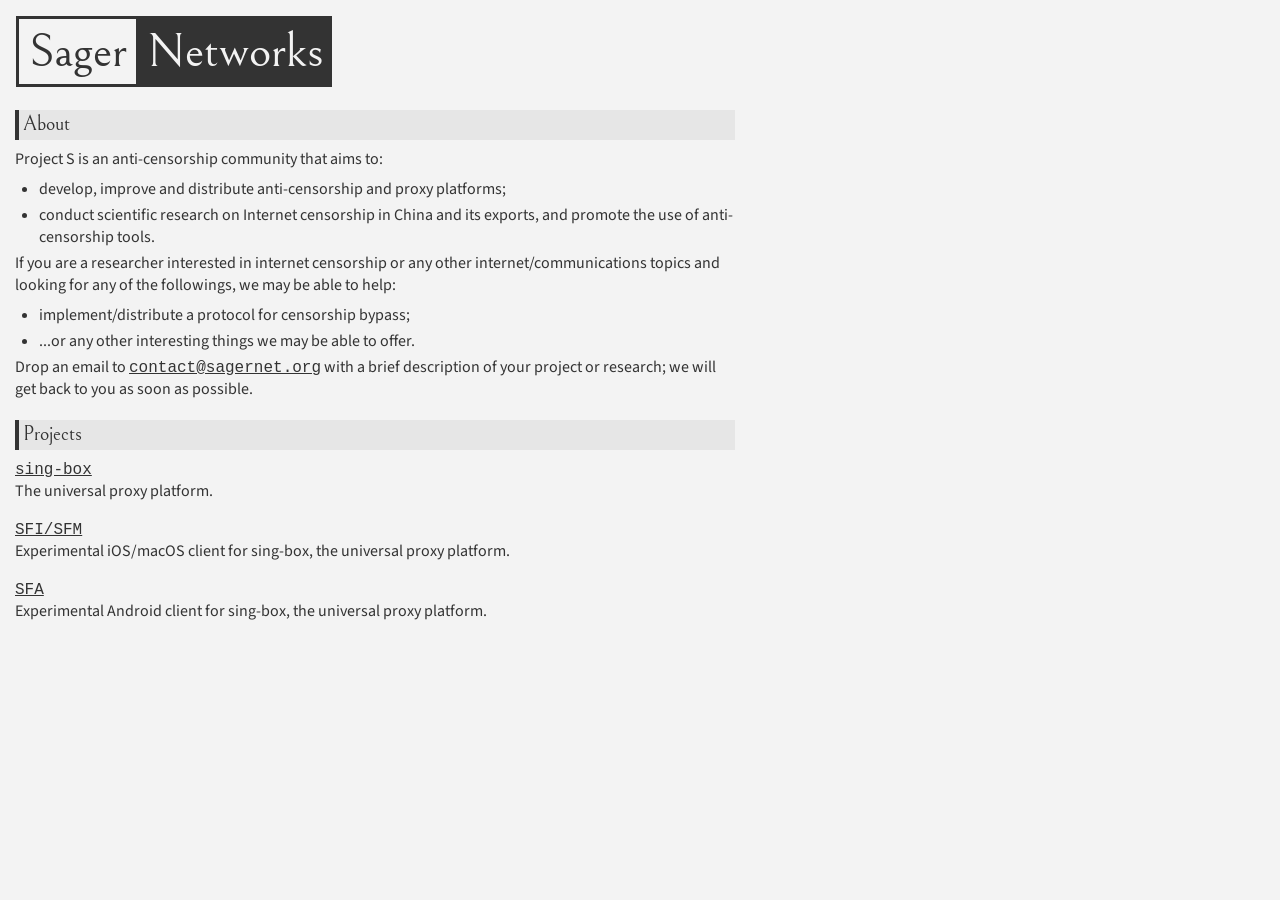
<file: index.html>
<!DOCTYPE html>
<html lang="en">
<head>
    <meta charset="utf-8">
    <meta name="viewport" content="width=device-width, initial-scale=1.0">
    <link href="css/reset.css" rel="stylesheet">
    <link href="css/style.css" rel="stylesheet">
    <link href="https://fonts.googleapis.com/css?family=Bellefair|Source+Sans+Pro" rel="stylesheet">
    <title>SagerNet</title>
</head>
<body>
<div class="header">
        <span class="title_wrap">
            <span class="title_part title_part_w">Sager</span><span class="title_part title_part_b">Networks</span>
        </span>
</div>
<div class="content">
    <section id="about">
        <div class="subtitle">About</div>
        <p>Project S is an anti-censorship community that aims to:</p>
        <ul>
            <li>develop, improve and distribute anti-censorship and proxy platforms;</li>
            <li>conduct scientific research on Internet censorship in China and its exports, and promote the use of
                anti-censorship tools.
            </li>
        </ul>
        <p>If you are a researcher interested in internet censorship or any other internet/communications topics and
            looking for any of the followings, we may be able to help: </p>
        <ul>
            <li>implement/distribute a protocol for censorship bypass;</li>
            <li>...or any other interesting things we may be able to offer.</li>
        </ul>
        <p>
            Drop an email to <a href="mailto:contact@sagernet.org">contact@sagernet.org</a> with a brief description of
            your project or research; we will get back to you as soon as possible.
        </p>
    </section>
    <section>
        <div class="subtitle">Projects</div>
        <ul>
            <li>
                <a href="https://github.com/SagerNet/sing-box" target="_blank">sing-box</a>
                <p>
                    The universal proxy platform.
                </p>
            </li>
        </ul>
        <ul>
            <li>
                <a href="https://github.com/SagerNet/sing-box-for-apple" target="_blank">SFI/SFM</a>
                <p>
                    Experimental iOS/macOS client for sing-box, the universal proxy platform.
                </p>
            </li>
        </ul>
        <ul>
            <li>
                <a href="https://github.com/SagerNet/sing-box-for-android" target="_blank">SFA</a>
                <p>
                    Experimental Android client for sing-box, the universal proxy platform.
                </p>
            </li>
        </ul>

    </section>
</div>
</body>
</html>
</file>
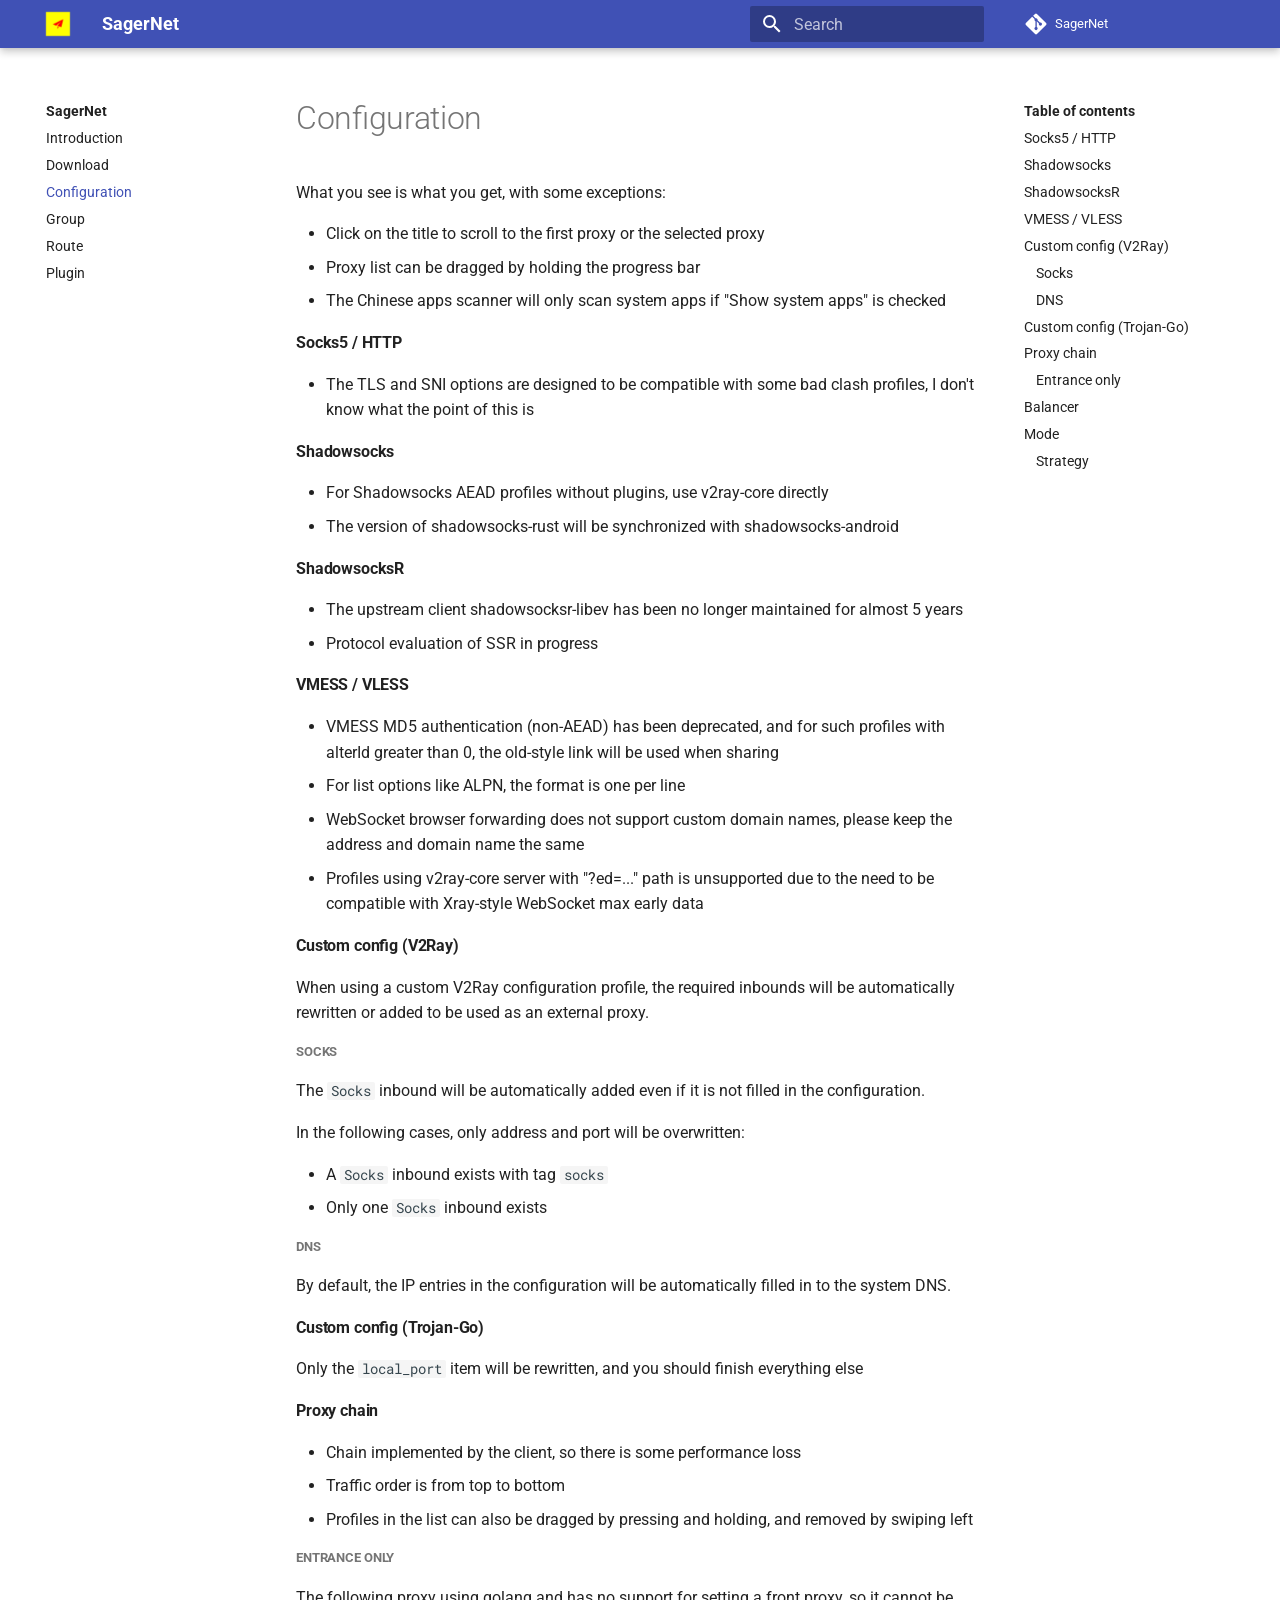
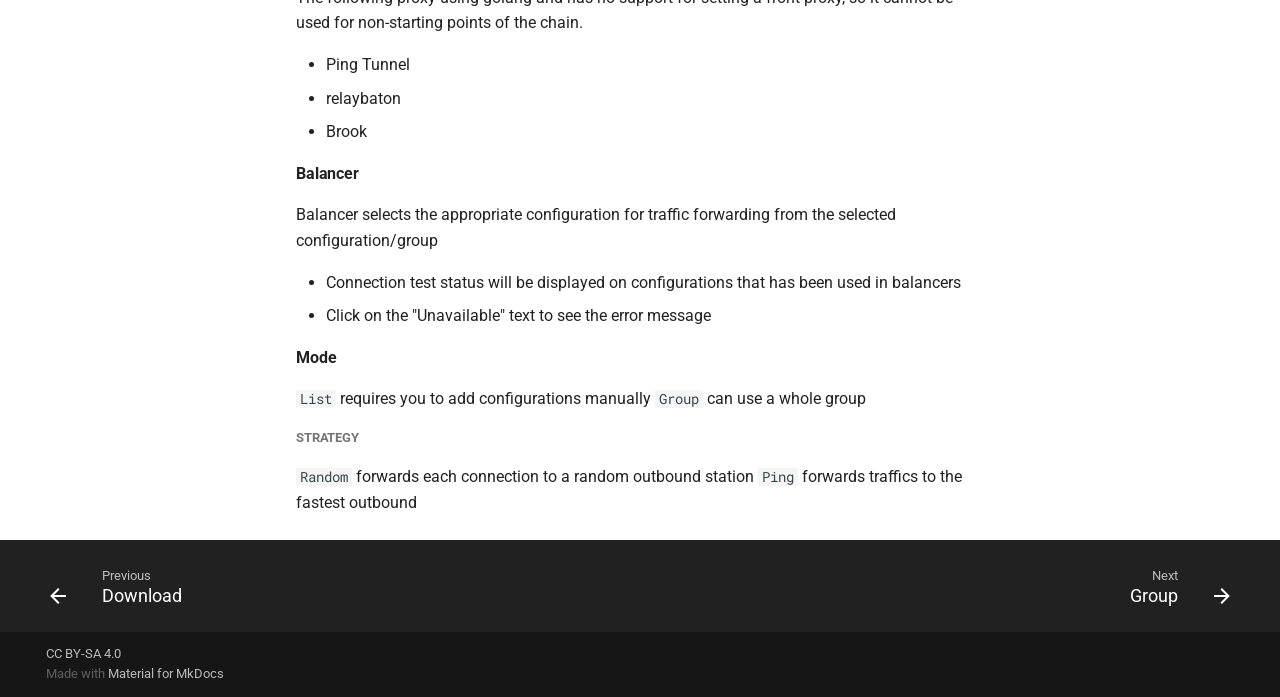
<file: configuration/index.html>
<!doctype html>
<html lang="en" class="no-js">
  <head>
    
      <meta charset="utf-8">
      <meta name="viewport" content="width=device-width,initial-scale=1">
      
        <meta name="description" content="The universal proxy toolchain for Android">
      
      
        <meta name="author" content="nekohasekai">
      
      
        <link rel="canonical" href="https://sagernet.org/configuration/">
      
      <link rel="icon" href="../assets/images/favicon.ico">
      <meta name="generator" content="mkdocs-1.3.0, mkdocs-material-8.3.8">
    
    
      
        <title>Configuration - SagerNet</title>
      
    
    
      <link rel="stylesheet" href="../assets/stylesheets/main.1d29e8d0.min.css">
      
        
        <link rel="stylesheet" href="../assets/stylesheets/palette.cbb835fc.min.css">
        
      
      
    
    
    
      
        
        
        <link rel="preconnect" href="https://fonts.gstatic.com" crossorigin>
        <link rel="stylesheet" href="https://fonts.googleapis.com/css?family=Roboto:300,300i,400,400i,700,700i%7CRoboto+Mono:400,400i,700,700i&display=fallback">
        <style>:root{--md-text-font:"Roboto";--md-code-font:"Roboto Mono"}</style>
      
    
    
    <script>__md_scope=new URL("..",location),__md_get=(e,_=localStorage,t=__md_scope)=>JSON.parse(_.getItem(t.pathname+"."+e)),__md_set=(e,_,t=localStorage,a=__md_scope)=>{try{t.setItem(a.pathname+"."+e,JSON.stringify(_))}catch(e){}}</script>
    
      

    
    
  </head>
  
  
    
    
    
    
    
    <body dir="ltr" data-md-color-scheme="" data-md-color-primary="none" data-md-color-accent="none">
  
    
    
    <input class="md-toggle" data-md-toggle="drawer" type="checkbox" id="__drawer" autocomplete="off">
    <input class="md-toggle" data-md-toggle="search" type="checkbox" id="__search" autocomplete="off">
    <label class="md-overlay" for="__drawer"></label>
    <div data-md-component="skip">
      
        
        <a href="#configuration" class="md-skip">
          Skip to content
        </a>
      
    </div>
    <div data-md-component="announce">
      
    </div>
    
    
      

<header class="md-header" data-md-component="header">
  <nav class="md-header__inner md-grid" aria-label="Header">
    <a href=".." title="SagerNet" class="md-header__button md-logo" aria-label="SagerNet" data-md-component="logo">
      
  <img src="../assets/images/logo.png" alt="logo">

    </a>
    <label class="md-header__button md-icon" for="__drawer">
      <svg xmlns="http://www.w3.org/2000/svg" viewBox="0 0 24 24"><path d="M3 6h18v2H3V6m0 5h18v2H3v-2m0 5h18v2H3v-2Z"/></svg>
    </label>
    <div class="md-header__title" data-md-component="header-title">
      <div class="md-header__ellipsis">
        <div class="md-header__topic">
          <span class="md-ellipsis">
            SagerNet
          </span>
        </div>
        <div class="md-header__topic" data-md-component="header-topic">
          <span class="md-ellipsis">
            
              Configuration
            
          </span>
        </div>
      </div>
    </div>
    
    
    
      <label class="md-header__button md-icon" for="__search">
        <svg xmlns="http://www.w3.org/2000/svg" viewBox="0 0 24 24"><path d="M9.5 3A6.5 6.5 0 0 1 16 9.5c0 1.61-.59 3.09-1.56 4.23l.27.27h.79l5 5-1.5 1.5-5-5v-.79l-.27-.27A6.516 6.516 0 0 1 9.5 16 6.5 6.5 0 0 1 3 9.5 6.5 6.5 0 0 1 9.5 3m0 2C7 5 5 7 5 9.5S7 14 9.5 14 14 12 14 9.5 12 5 9.5 5Z"/></svg>
      </label>
      <div class="md-search" data-md-component="search" role="dialog">
  <label class="md-search__overlay" for="__search"></label>
  <div class="md-search__inner" role="search">
    <form class="md-search__form" name="search">
      <input type="text" class="md-search__input" name="query" aria-label="Search" placeholder="Search" autocapitalize="off" autocorrect="off" autocomplete="off" spellcheck="false" data-md-component="search-query" required>
      <label class="md-search__icon md-icon" for="__search">
        <svg xmlns="http://www.w3.org/2000/svg" viewBox="0 0 24 24"><path d="M9.5 3A6.5 6.5 0 0 1 16 9.5c0 1.61-.59 3.09-1.56 4.23l.27.27h.79l5 5-1.5 1.5-5-5v-.79l-.27-.27A6.516 6.516 0 0 1 9.5 16 6.5 6.5 0 0 1 3 9.5 6.5 6.5 0 0 1 9.5 3m0 2C7 5 5 7 5 9.5S7 14 9.5 14 14 12 14 9.5 12 5 9.5 5Z"/></svg>
        <svg xmlns="http://www.w3.org/2000/svg" viewBox="0 0 24 24"><path d="M20 11v2H8l5.5 5.5-1.42 1.42L4.16 12l7.92-7.92L13.5 5.5 8 11h12Z"/></svg>
      </label>
      <nav class="md-search__options" aria-label="Search">
        
        <button type="reset" class="md-search__icon md-icon" aria-label="Clear" tabindex="-1">
          <svg xmlns="http://www.w3.org/2000/svg" viewBox="0 0 24 24"><path d="M19 6.41 17.59 5 12 10.59 6.41 5 5 6.41 10.59 12 5 17.59 6.41 19 12 13.41 17.59 19 19 17.59 13.41 12 19 6.41Z"/></svg>
        </button>
      </nav>
      
    </form>
    <div class="md-search__output">
      <div class="md-search__scrollwrap" data-md-scrollfix>
        <div class="md-search-result" data-md-component="search-result">
          <div class="md-search-result__meta">
            Initializing search
          </div>
          <ol class="md-search-result__list"></ol>
        </div>
      </div>
    </div>
  </div>
</div>
    
    
      <div class="md-header__source">
        <a href="https://github.com/SagerNet/SagerNet" title="Go to repository" class="md-source" data-md-component="source">
  <div class="md-source__icon md-icon">
    
    <svg xmlns="http://www.w3.org/2000/svg" viewBox="0 0 448 512"><!--! Font Awesome Free 6.1.1 by @fontawesome - https://fontawesome.com License - https://fontawesome.com/license/free (Icons: CC BY 4.0, Fonts: SIL OFL 1.1, Code: MIT License) Copyright 2022 Fonticons, Inc.--><path d="M439.55 236.05 244 40.45a28.87 28.87 0 0 0-40.81 0l-40.66 40.63 51.52 51.52c27.06-9.14 52.68 16.77 43.39 43.68l49.66 49.66c34.23-11.8 61.18 31 35.47 56.69-26.49 26.49-70.21-2.87-56-37.34L240.22 199v121.85c25.3 12.54 22.26 41.85 9.08 55a34.34 34.34 0 0 1-48.55 0c-17.57-17.6-11.07-46.91 11.25-56v-123c-20.8-8.51-24.6-30.74-18.64-45L142.57 101 8.45 235.14a28.86 28.86 0 0 0 0 40.81l195.61 195.6a28.86 28.86 0 0 0 40.8 0l194.69-194.69a28.86 28.86 0 0 0 0-40.81z"/></svg>
  </div>
  <div class="md-source__repository">
    SagerNet
  </div>
</a>
      </div>
    
  </nav>
  
</header>
    
    <div class="md-container" data-md-component="container">
      
      
        
          
        
      
      <main class="md-main" data-md-component="main">
        <div class="md-main__inner md-grid">
          
            
              
              <div class="md-sidebar md-sidebar--primary" data-md-component="sidebar" data-md-type="navigation" >
                <div class="md-sidebar__scrollwrap">
                  <div class="md-sidebar__inner">
                    


<nav class="md-nav md-nav--primary" aria-label="Navigation" data-md-level="0">
  <label class="md-nav__title" for="__drawer">
    <a href=".." title="SagerNet" class="md-nav__button md-logo" aria-label="SagerNet" data-md-component="logo">
      
  <img src="../assets/images/logo.png" alt="logo">

    </a>
    SagerNet
  </label>
  
    <div class="md-nav__source">
      <a href="https://github.com/SagerNet/SagerNet" title="Go to repository" class="md-source" data-md-component="source">
  <div class="md-source__icon md-icon">
    
    <svg xmlns="http://www.w3.org/2000/svg" viewBox="0 0 448 512"><!--! Font Awesome Free 6.1.1 by @fontawesome - https://fontawesome.com License - https://fontawesome.com/license/free (Icons: CC BY 4.0, Fonts: SIL OFL 1.1, Code: MIT License) Copyright 2022 Fonticons, Inc.--><path d="M439.55 236.05 244 40.45a28.87 28.87 0 0 0-40.81 0l-40.66 40.63 51.52 51.52c27.06-9.14 52.68 16.77 43.39 43.68l49.66 49.66c34.23-11.8 61.18 31 35.47 56.69-26.49 26.49-70.21-2.87-56-37.34L240.22 199v121.85c25.3 12.54 22.26 41.85 9.08 55a34.34 34.34 0 0 1-48.55 0c-17.57-17.6-11.07-46.91 11.25-56v-123c-20.8-8.51-24.6-30.74-18.64-45L142.57 101 8.45 235.14a28.86 28.86 0 0 0 0 40.81l195.61 195.6a28.86 28.86 0 0 0 40.8 0l194.69-194.69a28.86 28.86 0 0 0 0-40.81z"/></svg>
  </div>
  <div class="md-source__repository">
    SagerNet
  </div>
</a>
    </div>
  
  <ul class="md-nav__list" data-md-scrollfix>
    
      
      
      

  
  
  
    <li class="md-nav__item">
      <a href=".." class="md-nav__link">
        Introduction
      </a>
    </li>
  

    
      
      
      

  
  
  
    <li class="md-nav__item">
      <a href="../download/" class="md-nav__link">
        Download
      </a>
    </li>
  

    
      
      
      

  
  
    
  
  
    <li class="md-nav__item md-nav__item--active">
      
      <input class="md-nav__toggle md-toggle" data-md-toggle="toc" type="checkbox" id="__toc">
      
      
        
      
      
        <label class="md-nav__link md-nav__link--active" for="__toc">
          Configuration
          <span class="md-nav__icon md-icon"></span>
        </label>
      
      <a href="./" class="md-nav__link md-nav__link--active">
        Configuration
      </a>
      
        

<nav class="md-nav md-nav--secondary" aria-label="Table of contents">
  
  
  
    
  
  
    <label class="md-nav__title" for="__toc">
      <span class="md-nav__icon md-icon"></span>
      Table of contents
    </label>
    <ul class="md-nav__list" data-md-component="toc" data-md-scrollfix>
      
        <li class="md-nav__item">
  <a href="#socks5-http" class="md-nav__link">
    Socks5 / HTTP
  </a>
  
</li>
      
        <li class="md-nav__item">
  <a href="#shadowsocks" class="md-nav__link">
    Shadowsocks
  </a>
  
</li>
      
        <li class="md-nav__item">
  <a href="#shadowsocksr" class="md-nav__link">
    ShadowsocksR
  </a>
  
</li>
      
        <li class="md-nav__item">
  <a href="#vmess-vless" class="md-nav__link">
    VMESS / VLESS
  </a>
  
</li>
      
        <li class="md-nav__item">
  <a href="#custom-config-v2ray" class="md-nav__link">
    Custom config (V2Ray)
  </a>
  
    <nav class="md-nav" aria-label="Custom config (V2Ray)">
      <ul class="md-nav__list">
        
          <li class="md-nav__item">
  <a href="#socks" class="md-nav__link">
    Socks
  </a>
  
</li>
        
          <li class="md-nav__item">
  <a href="#dns" class="md-nav__link">
    DNS
  </a>
  
</li>
        
      </ul>
    </nav>
  
</li>
      
        <li class="md-nav__item">
  <a href="#custom-config-trojan-go" class="md-nav__link">
    Custom config (Trojan-Go)
  </a>
  
</li>
      
        <li class="md-nav__item">
  <a href="#proxy-chain" class="md-nav__link">
    Proxy chain
  </a>
  
    <nav class="md-nav" aria-label="Proxy chain">
      <ul class="md-nav__list">
        
          <li class="md-nav__item">
  <a href="#entrance-only" class="md-nav__link">
    Entrance only
  </a>
  
</li>
        
      </ul>
    </nav>
  
</li>
      
        <li class="md-nav__item">
  <a href="#balancer" class="md-nav__link">
    Balancer
  </a>
  
</li>
      
        <li class="md-nav__item">
  <a href="#mode" class="md-nav__link">
    Mode
  </a>
  
    <nav class="md-nav" aria-label="Mode">
      <ul class="md-nav__list">
        
          <li class="md-nav__item">
  <a href="#strategy" class="md-nav__link">
    Strategy
  </a>
  
</li>
        
      </ul>
    </nav>
  
</li>
      
    </ul>
  
</nav>
      
    </li>
  

    
      
      
      

  
  
  
    <li class="md-nav__item">
      <a href="../group/" class="md-nav__link">
        Group
      </a>
    </li>
  

    
      
      
      

  
  
  
    <li class="md-nav__item">
      <a href="../route/" class="md-nav__link">
        Route
      </a>
    </li>
  

    
      
      
      

  
  
  
    <li class="md-nav__item">
      <a href="../plugin/" class="md-nav__link">
        Plugin
      </a>
    </li>
  

    
  </ul>
</nav>
                  </div>
                </div>
              </div>
            
            
              
              <div class="md-sidebar md-sidebar--secondary" data-md-component="sidebar" data-md-type="toc" >
                <div class="md-sidebar__scrollwrap">
                  <div class="md-sidebar__inner">
                    

<nav class="md-nav md-nav--secondary" aria-label="Table of contents">
  
  
  
    
  
  
    <label class="md-nav__title" for="__toc">
      <span class="md-nav__icon md-icon"></span>
      Table of contents
    </label>
    <ul class="md-nav__list" data-md-component="toc" data-md-scrollfix>
      
        <li class="md-nav__item">
  <a href="#socks5-http" class="md-nav__link">
    Socks5 / HTTP
  </a>
  
</li>
      
        <li class="md-nav__item">
  <a href="#shadowsocks" class="md-nav__link">
    Shadowsocks
  </a>
  
</li>
      
        <li class="md-nav__item">
  <a href="#shadowsocksr" class="md-nav__link">
    ShadowsocksR
  </a>
  
</li>
      
        <li class="md-nav__item">
  <a href="#vmess-vless" class="md-nav__link">
    VMESS / VLESS
  </a>
  
</li>
      
        <li class="md-nav__item">
  <a href="#custom-config-v2ray" class="md-nav__link">
    Custom config (V2Ray)
  </a>
  
    <nav class="md-nav" aria-label="Custom config (V2Ray)">
      <ul class="md-nav__list">
        
          <li class="md-nav__item">
  <a href="#socks" class="md-nav__link">
    Socks
  </a>
  
</li>
        
          <li class="md-nav__item">
  <a href="#dns" class="md-nav__link">
    DNS
  </a>
  
</li>
        
      </ul>
    </nav>
  
</li>
      
        <li class="md-nav__item">
  <a href="#custom-config-trojan-go" class="md-nav__link">
    Custom config (Trojan-Go)
  </a>
  
</li>
      
        <li class="md-nav__item">
  <a href="#proxy-chain" class="md-nav__link">
    Proxy chain
  </a>
  
    <nav class="md-nav" aria-label="Proxy chain">
      <ul class="md-nav__list">
        
          <li class="md-nav__item">
  <a href="#entrance-only" class="md-nav__link">
    Entrance only
  </a>
  
</li>
        
      </ul>
    </nav>
  
</li>
      
        <li class="md-nav__item">
  <a href="#balancer" class="md-nav__link">
    Balancer
  </a>
  
</li>
      
        <li class="md-nav__item">
  <a href="#mode" class="md-nav__link">
    Mode
  </a>
  
    <nav class="md-nav" aria-label="Mode">
      <ul class="md-nav__list">
        
          <li class="md-nav__item">
  <a href="#strategy" class="md-nav__link">
    Strategy
  </a>
  
</li>
        
      </ul>
    </nav>
  
</li>
      
    </ul>
  
</nav>
                  </div>
                </div>
              </div>
            
          
          <div class="md-content" data-md-component="content">
            <article class="md-content__inner md-typeset">
              
                


<h1 id="configuration">Configuration</h1>
<p>What you see is what you get, with some exceptions:</p>
<ul>
<li>Click on the title to scroll to the first proxy or the selected proxy</li>
<li>Proxy list can be dragged by holding the progress bar</li>
<li>The Chinese apps scanner will only scan system apps if "Show system apps" is checked</li>
</ul>
<h4 id="socks5-http">Socks5 / HTTP</h4>
<ul>
<li>The TLS and SNI options are designed to be compatible with some bad clash profiles, I don't know
  what the point of this is</li>
</ul>
<h4 id="shadowsocks">Shadowsocks</h4>
<ul>
<li>For Shadowsocks AEAD profiles without plugins, use v2ray-core directly</li>
<li>The version of shadowsocks-rust will be synchronized with shadowsocks-android</li>
</ul>
<h4 id="shadowsocksr">ShadowsocksR</h4>
<ul>
<li>The upstream client shadowsocksr-libev has been no longer maintained for almost 5 years</li>
<li>Protocol evaluation of SSR in progress</li>
</ul>
<h4 id="vmess-vless">VMESS / VLESS</h4>
<ul>
<li>VMESS MD5 authentication (non-AEAD) has been deprecated, and for such profiles with alterId
  greater than 0, the old-style link will be used when sharing</li>
<li>For list options like ALPN, the format is one per line</li>
<li>WebSocket browser forwarding does not support custom domain names, please keep the address and
  domain name the same</li>
<li>Profiles using v2ray-core server with "?ed=..." path is unsupported due to the need to be
  compatible with Xray-style WebSocket max early data</li>
</ul>
<h4 id="custom-config-v2ray">Custom config (V2Ray)</h4>
<p>When using a custom V2Ray configuration profile, the required inbounds will be automatically
rewritten or added to be used as an external proxy.</p>
<h5 id="socks">Socks</h5>
<p>The <code>Socks</code> inbound will be automatically added even if it is not filled in the configuration.</p>
<p>In the following cases, only address and port will be overwritten:</p>
<ul>
<li>A <code>Socks</code> inbound exists with tag <code>socks</code></li>
<li>Only one <code>Socks</code> inbound exists</li>
</ul>
<h5 id="dns">DNS</h5>
<p>By default, the IP entries in the configuration will be automatically filled in to the system DNS.</p>
<h4 id="custom-config-trojan-go">Custom config (Trojan-Go)</h4>
<p>Only the <code>local_port</code> item will be rewritten, and you should finish everything else</p>
<h4 id="proxy-chain">Proxy chain</h4>
<ul>
<li>Chain implemented by the client, so there is some performance loss</li>
<li>Traffic order is from top to bottom</li>
<li>Profiles in the list can also be dragged by pressing and holding, and removed by swiping left</li>
</ul>
<h5 id="entrance-only">Entrance only</h5>
<p>The following proxy using golang and has no support for setting a front proxy, so it cannot be used
for non-starting points of the chain.</p>
<ul>
<li>Ping Tunnel</li>
<li>relaybaton</li>
<li>Brook</li>
</ul>
<h4 id="balancer">Balancer</h4>
<p>Balancer selects the appropriate configuration for traffic forwarding from the selected
configuration/group</p>
<ul>
<li>Connection test status will be displayed on configurations that has been used in balancers</li>
<li>Click on the "Unavailable" text to see the error message</li>
</ul>
<h4 id="mode">Mode</h4>
<p><code>List</code> requires you to add configurations manually
<code>Group</code> can use a whole group</p>
<h5 id="strategy">Strategy</h5>
<p><code>Random</code> forwards each connection to a random outbound station
<code>Ping</code> forwards traffics to the fastest outbound</p>

              
            </article>
            
          </div>
        </div>
        
      </main>
      
        <footer class="md-footer">
  
    
    <nav class="md-footer__inner md-grid" aria-label="Footer" >
      
        
        <a href="../download/" class="md-footer__link md-footer__link--prev" aria-label="Previous: Download" rel="prev">
          <div class="md-footer__button md-icon">
            <svg xmlns="http://www.w3.org/2000/svg" viewBox="0 0 24 24"><path d="M20 11v2H8l5.5 5.5-1.42 1.42L4.16 12l7.92-7.92L13.5 5.5 8 11h12Z"/></svg>
          </div>
          <div class="md-footer__title">
            <div class="md-ellipsis">
              <span class="md-footer__direction">
                Previous
              </span>
              Download
            </div>
          </div>
        </a>
      
      
        
        <a href="../group/" class="md-footer__link md-footer__link--next" aria-label="Next: Group" rel="next">
          <div class="md-footer__title">
            <div class="md-ellipsis">
              <span class="md-footer__direction">
                Next
              </span>
              Group
            </div>
          </div>
          <div class="md-footer__button md-icon">
            <svg xmlns="http://www.w3.org/2000/svg" viewBox="0 0 24 24"><path d="M4 11v2h12l-5.5 5.5 1.42 1.42L19.84 12l-7.92-7.92L10.5 5.5 16 11H4Z"/></svg>
          </div>
        </a>
      
    </nav>
  
  <div class="md-footer-meta md-typeset">
    <div class="md-footer-meta__inner md-grid">
      <div class="md-copyright">
  
    <div class="md-copyright__highlight">
      CC BY-SA 4.0
    </div>
  
  
    Made with
    <a href="https://squidfunk.github.io/mkdocs-material/" target="_blank" rel="noopener">
      Material for MkDocs
    </a>
  
</div>
      
    </div>
  </div>
</footer>
      
    </div>
    <div class="md-dialog" data-md-component="dialog">
      <div class="md-dialog__inner md-typeset"></div>
    </div>
    <script id="__config" type="application/json">{"base": "..", "features": [], "search": "../assets/javascripts/workers/search.b97dbffb.min.js", "translations": {"clipboard.copied": "Copied to clipboard", "clipboard.copy": "Copy to clipboard", "search.config.lang": "en", "search.config.pipeline": "trimmer, stopWordFilter", "search.config.separator": "[\\s\\-]+", "search.placeholder": "Search", "search.result.more.one": "1 more on this page", "search.result.more.other": "# more on this page", "search.result.none": "No matching documents", "search.result.one": "1 matching document", "search.result.other": "# matching documents", "search.result.placeholder": "Type to start searching", "search.result.term.missing": "Missing", "select.version.title": "Select version"}}</script>
    
    
      <script src="../assets/javascripts/bundle.0238f547.min.js"></script>
      
    
  </body>
</html>
</file>
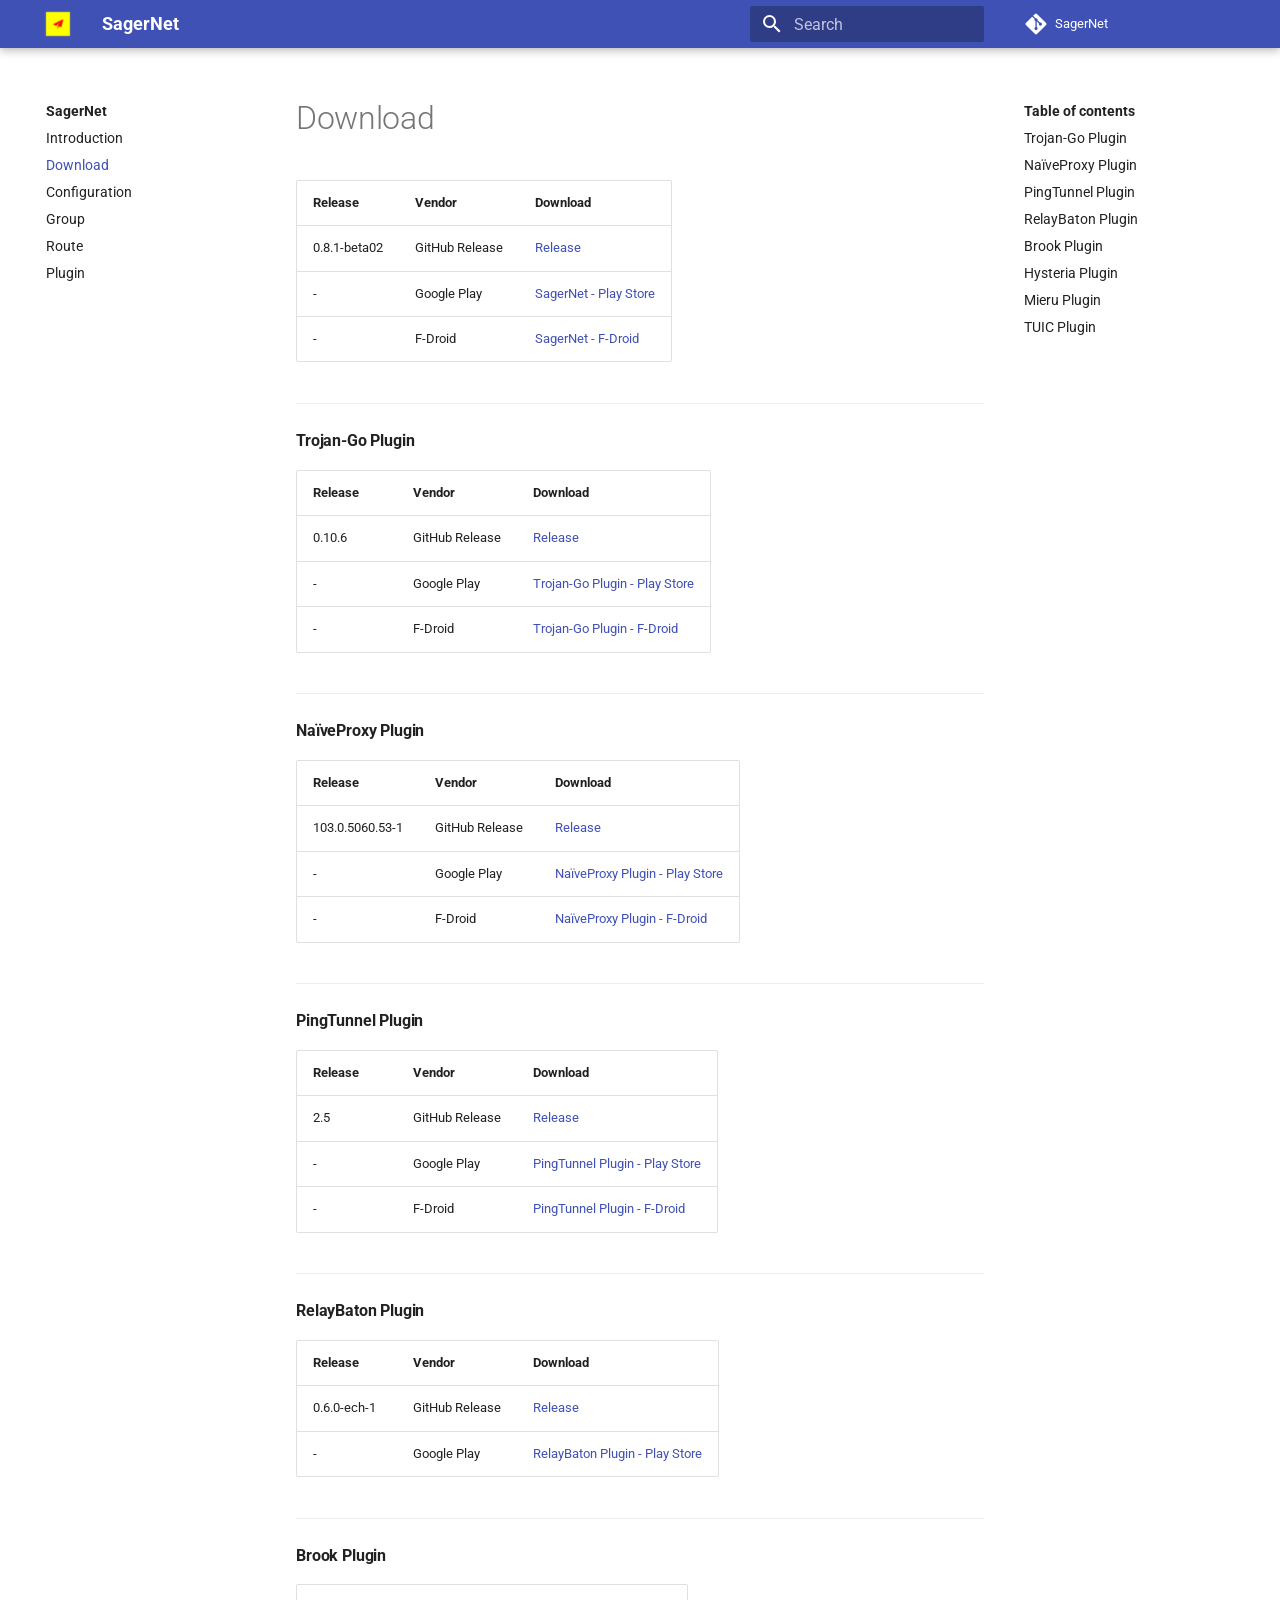
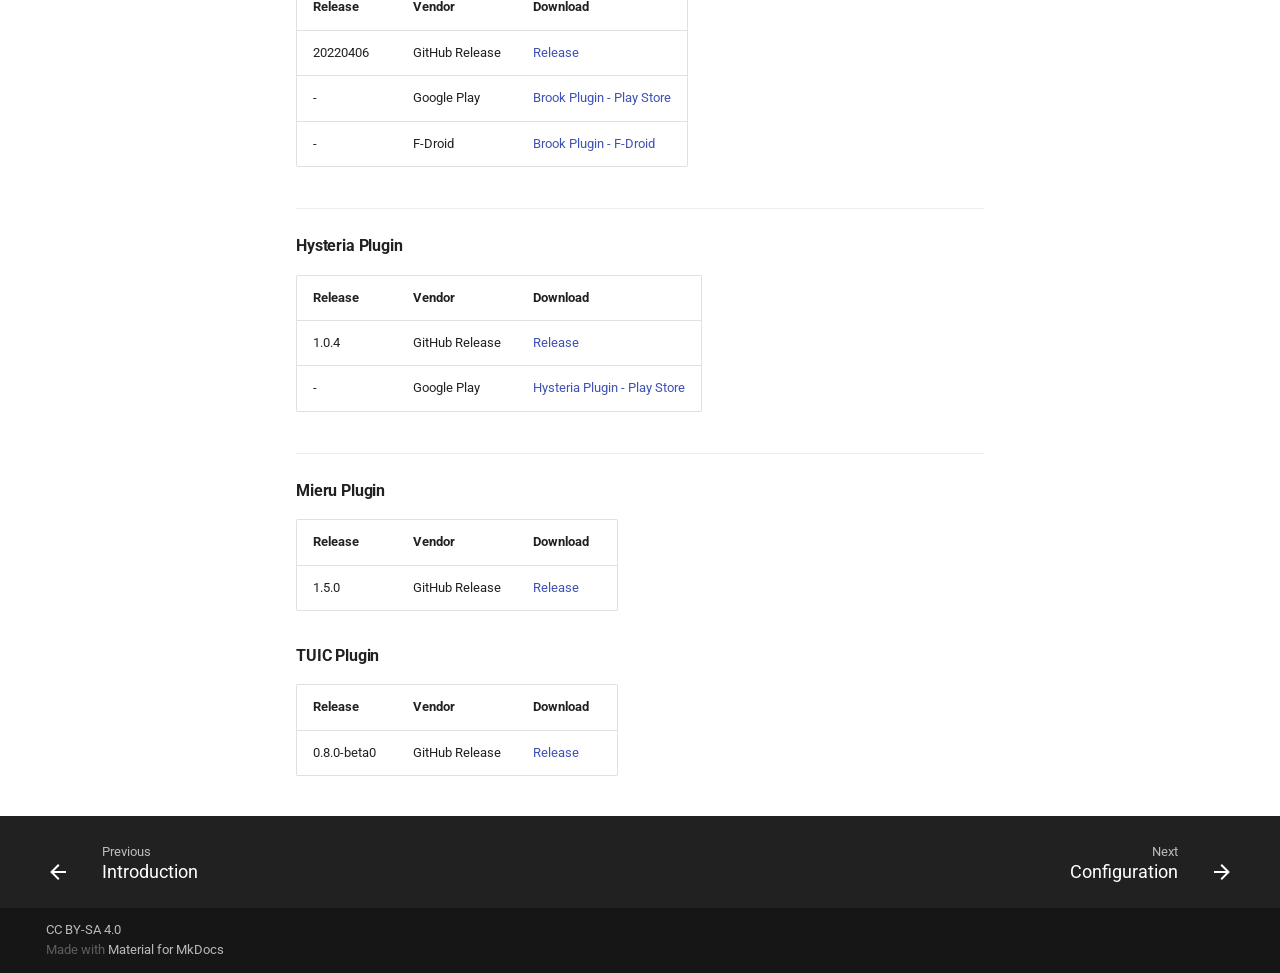
<file: download/index.html>
<!doctype html>
<html lang="en" class="no-js">
  <head>
    
      <meta charset="utf-8">
      <meta name="viewport" content="width=device-width,initial-scale=1">
      
        <meta name="description" content="The universal proxy toolchain for Android">
      
      
        <meta name="author" content="nekohasekai">
      
      
        <link rel="canonical" href="https://sagernet.org/download/">
      
      <link rel="icon" href="../assets/images/favicon.ico">
      <meta name="generator" content="mkdocs-1.3.0, mkdocs-material-8.3.8">
    
    
      
        <title>Download - SagerNet</title>
      
    
    
      <link rel="stylesheet" href="../assets/stylesheets/main.1d29e8d0.min.css">
      
        
        <link rel="stylesheet" href="../assets/stylesheets/palette.cbb835fc.min.css">
        
      
      
    
    
    
      
        
        
        <link rel="preconnect" href="https://fonts.gstatic.com" crossorigin>
        <link rel="stylesheet" href="https://fonts.googleapis.com/css?family=Roboto:300,300i,400,400i,700,700i%7CRoboto+Mono:400,400i,700,700i&display=fallback">
        <style>:root{--md-text-font:"Roboto";--md-code-font:"Roboto Mono"}</style>
      
    
    
    <script>__md_scope=new URL("..",location),__md_get=(e,_=localStorage,t=__md_scope)=>JSON.parse(_.getItem(t.pathname+"."+e)),__md_set=(e,_,t=localStorage,a=__md_scope)=>{try{t.setItem(a.pathname+"."+e,JSON.stringify(_))}catch(e){}}</script>
    
      

    
    
  </head>
  
  
    
    
    
    
    
    <body dir="ltr" data-md-color-scheme="" data-md-color-primary="none" data-md-color-accent="none">
  
    
    
    <input class="md-toggle" data-md-toggle="drawer" type="checkbox" id="__drawer" autocomplete="off">
    <input class="md-toggle" data-md-toggle="search" type="checkbox" id="__search" autocomplete="off">
    <label class="md-overlay" for="__drawer"></label>
    <div data-md-component="skip">
      
        
        <a href="#download" class="md-skip">
          Skip to content
        </a>
      
    </div>
    <div data-md-component="announce">
      
    </div>
    
    
      

<header class="md-header" data-md-component="header">
  <nav class="md-header__inner md-grid" aria-label="Header">
    <a href=".." title="SagerNet" class="md-header__button md-logo" aria-label="SagerNet" data-md-component="logo">
      
  <img src="../assets/images/logo.png" alt="logo">

    </a>
    <label class="md-header__button md-icon" for="__drawer">
      <svg xmlns="http://www.w3.org/2000/svg" viewBox="0 0 24 24"><path d="M3 6h18v2H3V6m0 5h18v2H3v-2m0 5h18v2H3v-2Z"/></svg>
    </label>
    <div class="md-header__title" data-md-component="header-title">
      <div class="md-header__ellipsis">
        <div class="md-header__topic">
          <span class="md-ellipsis">
            SagerNet
          </span>
        </div>
        <div class="md-header__topic" data-md-component="header-topic">
          <span class="md-ellipsis">
            
              Download
            
          </span>
        </div>
      </div>
    </div>
    
    
    
      <label class="md-header__button md-icon" for="__search">
        <svg xmlns="http://www.w3.org/2000/svg" viewBox="0 0 24 24"><path d="M9.5 3A6.5 6.5 0 0 1 16 9.5c0 1.61-.59 3.09-1.56 4.23l.27.27h.79l5 5-1.5 1.5-5-5v-.79l-.27-.27A6.516 6.516 0 0 1 9.5 16 6.5 6.5 0 0 1 3 9.5 6.5 6.5 0 0 1 9.5 3m0 2C7 5 5 7 5 9.5S7 14 9.5 14 14 12 14 9.5 12 5 9.5 5Z"/></svg>
      </label>
      <div class="md-search" data-md-component="search" role="dialog">
  <label class="md-search__overlay" for="__search"></label>
  <div class="md-search__inner" role="search">
    <form class="md-search__form" name="search">
      <input type="text" class="md-search__input" name="query" aria-label="Search" placeholder="Search" autocapitalize="off" autocorrect="off" autocomplete="off" spellcheck="false" data-md-component="search-query" required>
      <label class="md-search__icon md-icon" for="__search">
        <svg xmlns="http://www.w3.org/2000/svg" viewBox="0 0 24 24"><path d="M9.5 3A6.5 6.5 0 0 1 16 9.5c0 1.61-.59 3.09-1.56 4.23l.27.27h.79l5 5-1.5 1.5-5-5v-.79l-.27-.27A6.516 6.516 0 0 1 9.5 16 6.5 6.5 0 0 1 3 9.5 6.5 6.5 0 0 1 9.5 3m0 2C7 5 5 7 5 9.5S7 14 9.5 14 14 12 14 9.5 12 5 9.5 5Z"/></svg>
        <svg xmlns="http://www.w3.org/2000/svg" viewBox="0 0 24 24"><path d="M20 11v2H8l5.5 5.5-1.42 1.42L4.16 12l7.92-7.92L13.5 5.5 8 11h12Z"/></svg>
      </label>
      <nav class="md-search__options" aria-label="Search">
        
        <button type="reset" class="md-search__icon md-icon" aria-label="Clear" tabindex="-1">
          <svg xmlns="http://www.w3.org/2000/svg" viewBox="0 0 24 24"><path d="M19 6.41 17.59 5 12 10.59 6.41 5 5 6.41 10.59 12 5 17.59 6.41 19 12 13.41 17.59 19 19 17.59 13.41 12 19 6.41Z"/></svg>
        </button>
      </nav>
      
    </form>
    <div class="md-search__output">
      <div class="md-search__scrollwrap" data-md-scrollfix>
        <div class="md-search-result" data-md-component="search-result">
          <div class="md-search-result__meta">
            Initializing search
          </div>
          <ol class="md-search-result__list"></ol>
        </div>
      </div>
    </div>
  </div>
</div>
    
    
      <div class="md-header__source">
        <a href="https://github.com/SagerNet/SagerNet" title="Go to repository" class="md-source" data-md-component="source">
  <div class="md-source__icon md-icon">
    
    <svg xmlns="http://www.w3.org/2000/svg" viewBox="0 0 448 512"><!--! Font Awesome Free 6.1.1 by @fontawesome - https://fontawesome.com License - https://fontawesome.com/license/free (Icons: CC BY 4.0, Fonts: SIL OFL 1.1, Code: MIT License) Copyright 2022 Fonticons, Inc.--><path d="M439.55 236.05 244 40.45a28.87 28.87 0 0 0-40.81 0l-40.66 40.63 51.52 51.52c27.06-9.14 52.68 16.77 43.39 43.68l49.66 49.66c34.23-11.8 61.18 31 35.47 56.69-26.49 26.49-70.21-2.87-56-37.34L240.22 199v121.85c25.3 12.54 22.26 41.85 9.08 55a34.34 34.34 0 0 1-48.55 0c-17.57-17.6-11.07-46.91 11.25-56v-123c-20.8-8.51-24.6-30.74-18.64-45L142.57 101 8.45 235.14a28.86 28.86 0 0 0 0 40.81l195.61 195.6a28.86 28.86 0 0 0 40.8 0l194.69-194.69a28.86 28.86 0 0 0 0-40.81z"/></svg>
  </div>
  <div class="md-source__repository">
    SagerNet
  </div>
</a>
      </div>
    
  </nav>
  
</header>
    
    <div class="md-container" data-md-component="container">
      
      
        
          
        
      
      <main class="md-main" data-md-component="main">
        <div class="md-main__inner md-grid">
          
            
              
              <div class="md-sidebar md-sidebar--primary" data-md-component="sidebar" data-md-type="navigation" >
                <div class="md-sidebar__scrollwrap">
                  <div class="md-sidebar__inner">
                    


<nav class="md-nav md-nav--primary" aria-label="Navigation" data-md-level="0">
  <label class="md-nav__title" for="__drawer">
    <a href=".." title="SagerNet" class="md-nav__button md-logo" aria-label="SagerNet" data-md-component="logo">
      
  <img src="../assets/images/logo.png" alt="logo">

    </a>
    SagerNet
  </label>
  
    <div class="md-nav__source">
      <a href="https://github.com/SagerNet/SagerNet" title="Go to repository" class="md-source" data-md-component="source">
  <div class="md-source__icon md-icon">
    
    <svg xmlns="http://www.w3.org/2000/svg" viewBox="0 0 448 512"><!--! Font Awesome Free 6.1.1 by @fontawesome - https://fontawesome.com License - https://fontawesome.com/license/free (Icons: CC BY 4.0, Fonts: SIL OFL 1.1, Code: MIT License) Copyright 2022 Fonticons, Inc.--><path d="M439.55 236.05 244 40.45a28.87 28.87 0 0 0-40.81 0l-40.66 40.63 51.52 51.52c27.06-9.14 52.68 16.77 43.39 43.68l49.66 49.66c34.23-11.8 61.18 31 35.47 56.69-26.49 26.49-70.21-2.87-56-37.34L240.22 199v121.85c25.3 12.54 22.26 41.85 9.08 55a34.34 34.34 0 0 1-48.55 0c-17.57-17.6-11.07-46.91 11.25-56v-123c-20.8-8.51-24.6-30.74-18.64-45L142.57 101 8.45 235.14a28.86 28.86 0 0 0 0 40.81l195.61 195.6a28.86 28.86 0 0 0 40.8 0l194.69-194.69a28.86 28.86 0 0 0 0-40.81z"/></svg>
  </div>
  <div class="md-source__repository">
    SagerNet
  </div>
</a>
    </div>
  
  <ul class="md-nav__list" data-md-scrollfix>
    
      
      
      

  
  
  
    <li class="md-nav__item">
      <a href=".." class="md-nav__link">
        Introduction
      </a>
    </li>
  

    
      
      
      

  
  
    
  
  
    <li class="md-nav__item md-nav__item--active">
      
      <input class="md-nav__toggle md-toggle" data-md-toggle="toc" type="checkbox" id="__toc">
      
      
        
      
      
        <label class="md-nav__link md-nav__link--active" for="__toc">
          Download
          <span class="md-nav__icon md-icon"></span>
        </label>
      
      <a href="./" class="md-nav__link md-nav__link--active">
        Download
      </a>
      
        

<nav class="md-nav md-nav--secondary" aria-label="Table of contents">
  
  
  
    
  
  
    <label class="md-nav__title" for="__toc">
      <span class="md-nav__icon md-icon"></span>
      Table of contents
    </label>
    <ul class="md-nav__list" data-md-component="toc" data-md-scrollfix>
      
        <li class="md-nav__item">
  <a href="#trojan-go-plugin" class="md-nav__link">
    Trojan-Go Plugin
  </a>
  
</li>
      
        <li class="md-nav__item">
  <a href="#naiveproxy-plugin" class="md-nav__link">
    NaïveProxy Plugin
  </a>
  
</li>
      
        <li class="md-nav__item">
  <a href="#pingtunnel-plugin" class="md-nav__link">
    PingTunnel Plugin
  </a>
  
</li>
      
        <li class="md-nav__item">
  <a href="#relaybaton-plugin" class="md-nav__link">
    RelayBaton Plugin
  </a>
  
</li>
      
        <li class="md-nav__item">
  <a href="#brook-plugin" class="md-nav__link">
    Brook Plugin
  </a>
  
</li>
      
        <li class="md-nav__item">
  <a href="#hysteria-plugin" class="md-nav__link">
    Hysteria Plugin
  </a>
  
</li>
      
        <li class="md-nav__item">
  <a href="#mieru-plugin" class="md-nav__link">
    Mieru Plugin
  </a>
  
</li>
      
        <li class="md-nav__item">
  <a href="#tuic-plugin" class="md-nav__link">
    TUIC Plugin
  </a>
  
</li>
      
    </ul>
  
</nav>
      
    </li>
  

    
      
      
      

  
  
  
    <li class="md-nav__item">
      <a href="../configuration/" class="md-nav__link">
        Configuration
      </a>
    </li>
  

    
      
      
      

  
  
  
    <li class="md-nav__item">
      <a href="../group/" class="md-nav__link">
        Group
      </a>
    </li>
  

    
      
      
      

  
  
  
    <li class="md-nav__item">
      <a href="../route/" class="md-nav__link">
        Route
      </a>
    </li>
  

    
      
      
      

  
  
  
    <li class="md-nav__item">
      <a href="../plugin/" class="md-nav__link">
        Plugin
      </a>
    </li>
  

    
  </ul>
</nav>
                  </div>
                </div>
              </div>
            
            
              
              <div class="md-sidebar md-sidebar--secondary" data-md-component="sidebar" data-md-type="toc" >
                <div class="md-sidebar__scrollwrap">
                  <div class="md-sidebar__inner">
                    

<nav class="md-nav md-nav--secondary" aria-label="Table of contents">
  
  
  
    
  
  
    <label class="md-nav__title" for="__toc">
      <span class="md-nav__icon md-icon"></span>
      Table of contents
    </label>
    <ul class="md-nav__list" data-md-component="toc" data-md-scrollfix>
      
        <li class="md-nav__item">
  <a href="#trojan-go-plugin" class="md-nav__link">
    Trojan-Go Plugin
  </a>
  
</li>
      
        <li class="md-nav__item">
  <a href="#naiveproxy-plugin" class="md-nav__link">
    NaïveProxy Plugin
  </a>
  
</li>
      
        <li class="md-nav__item">
  <a href="#pingtunnel-plugin" class="md-nav__link">
    PingTunnel Plugin
  </a>
  
</li>
      
        <li class="md-nav__item">
  <a href="#relaybaton-plugin" class="md-nav__link">
    RelayBaton Plugin
  </a>
  
</li>
      
        <li class="md-nav__item">
  <a href="#brook-plugin" class="md-nav__link">
    Brook Plugin
  </a>
  
</li>
      
        <li class="md-nav__item">
  <a href="#hysteria-plugin" class="md-nav__link">
    Hysteria Plugin
  </a>
  
</li>
      
        <li class="md-nav__item">
  <a href="#mieru-plugin" class="md-nav__link">
    Mieru Plugin
  </a>
  
</li>
      
        <li class="md-nav__item">
  <a href="#tuic-plugin" class="md-nav__link">
    TUIC Plugin
  </a>
  
</li>
      
    </ul>
  
</nav>
                  </div>
                </div>
              </div>
            
          
          <div class="md-content" data-md-component="content">
            <article class="md-content__inner md-typeset">
              
                


<h1 id="download">Download</h1>
<table>
<thead>
<tr>
<th>Release</th>
<th>Vendor</th>
<th>Download</th>
</tr>
</thead>
<tbody>
<tr>
<td>0.8.1-beta02</td>
<td>GitHub Release</td>
<td><a href="https://github.com/SagerNet/SagerNet/releases/tag/0.8.1-beta02">Release</a></td>
</tr>
<tr>
<td>-</td>
<td>Google Play</td>
<td><a href="https://play.google.com/store/apps/details?id=io.nekohasekai.sagernet">SagerNet - Play Store</a></td>
</tr>
<tr>
<td>-</td>
<td>F-Droid</td>
<td><a href="https://f-droid.org/packages/io.nekohasekai.sagernet/">SagerNet - F-Droid</a></td>
</tr>
</tbody>
</table>
<hr />
<h4 id="trojan-go-plugin">Trojan-Go Plugin</h4>
<table>
<thead>
<tr>
<th>Release</th>
<th>Vendor</th>
<th>Download</th>
</tr>
</thead>
<tbody>
<tr>
<td>0.10.6</td>
<td>GitHub Release</td>
<td><a href="https://github.com/SagerNet/SagerNet/releases/tag/trojan-go-plugin-0.10.6">Release</a></td>
</tr>
<tr>
<td>-</td>
<td>Google Play</td>
<td><a href="https://play.google.com/store/apps/details?id=io.nekohasekai.sagernet.plugin.trojan_go">Trojan-Go Plugin - Play Store</a></td>
</tr>
<tr>
<td>-</td>
<td>F-Droid</td>
<td><a href="https://f-droid.org/packages/io.nekohasekai.sagernet.plugin.trojan_go/">Trojan-Go Plugin - F-Droid</a></td>
</tr>
</tbody>
</table>
<hr />
<h4 id="naiveproxy-plugin">NaïveProxy Plugin</h4>
<table>
<thead>
<tr>
<th>Release</th>
<th>Vendor</th>
<th>Download</th>
</tr>
</thead>
<tbody>
<tr>
<td>103.0.5060.53-1</td>
<td>GitHub Release</td>
<td><a href="https://github.com/SagerNet/SagerNet/releases/tag/naive-plugin-102.0.5005.61-1">Release</a></td>
</tr>
<tr>
<td>-</td>
<td>Google Play</td>
<td><a href="https://play.google.com/store/apps/details?id=io.nekohasekai.sagernet.plugin.naive">NaïveProxy Plugin - Play Store</a></td>
</tr>
<tr>
<td>-</td>
<td>F-Droid</td>
<td><a href="https://f-droid.org/packages/io.nekohasekai.sagernet.plugin.naive/">NaïveProxy Plugin - F-Droid</a></td>
</tr>
</tbody>
</table>
<hr />
<h4 id="pingtunnel-plugin">PingTunnel Plugin</h4>
<table>
<thead>
<tr>
<th>Release</th>
<th>Vendor</th>
<th>Download</th>
</tr>
</thead>
<tbody>
<tr>
<td>2.5</td>
<td>GitHub Release</td>
<td><a href="https://github.com/SagerNet/SagerNet/releases/tag/pingtunnel-plugin-2.5">Release</a></td>
</tr>
<tr>
<td>-</td>
<td>Google Play</td>
<td><a href="https://play.google.com/store/apps/details?id=io.nekohasekai.sagernet.plugin.pingtunnel">PingTunnel Plugin - Play Store</a></td>
</tr>
<tr>
<td>-</td>
<td>F-Droid</td>
<td><a href="https://f-droid.org/packages/io.nekohasekai.sagernet.plugin.pingtunnel/">PingTunnel Plugin - F-Droid</a></td>
</tr>
</tbody>
</table>
<hr />
<h4 id="relaybaton-plugin">RelayBaton Plugin</h4>
<table>
<thead>
<tr>
<th>Release</th>
<th>Vendor</th>
<th>Download</th>
</tr>
</thead>
<tbody>
<tr>
<td>0.6.0-ech-1</td>
<td>GitHub Release</td>
<td><a href="https://github.com/SagerNet/SagerNet/releases/tag/relaybaton-plugin-0.6.0-ech-1">Release</a></td>
</tr>
<tr>
<td>-</td>
<td>Google Play</td>
<td><a href="https://play.google.com/store/apps/details?id=io.nekohasekai.sagernet.plugin.relaybaton">RelayBaton Plugin - Play Store</a></td>
</tr>
</tbody>
</table>
<hr />
<h4 id="brook-plugin">Brook Plugin</h4>
<table>
<thead>
<tr>
<th>Release</th>
<th>Vendor</th>
<th>Download</th>
</tr>
</thead>
<tbody>
<tr>
<td>20220406</td>
<td>GitHub Release</td>
<td><a href="https://github.com/SagerNet/SagerNet/releases/tag/brook-plugin-20220406">Release</a></td>
</tr>
<tr>
<td>-</td>
<td>Google Play</td>
<td><a href="https://play.google.com/store/apps/details?id=io.nekohasekai.sagernet.plugin.brook">Brook Plugin - Play Store</a></td>
</tr>
<tr>
<td>-</td>
<td>F-Droid</td>
<td><a href="https://f-droid.org/packages/io.nekohasekai.sagernet.plugin.brook/">Brook Plugin - F-Droid</a></td>
</tr>
</tbody>
</table>
<hr />
<h4 id="hysteria-plugin">Hysteria Plugin</h4>
<table>
<thead>
<tr>
<th>Release</th>
<th>Vendor</th>
<th>Download</th>
</tr>
</thead>
<tbody>
<tr>
<td>1.0.4</td>
<td>GitHub Release</td>
<td><a href="https://github.com/SagerNet/SagerNet/releases/tag/hysteria-plugin-1.0.4">Release</a></td>
</tr>
<tr>
<td>-</td>
<td>Google Play</td>
<td><a href="https://play.google.com/store/apps/details?id=io.nekohasekai.sagernet.plugin.hysteria">Hysteria Plugin - Play Store</a></td>
</tr>
</tbody>
</table>
<hr />
<h4 id="mieru-plugin">Mieru Plugin</h4>
<table>
<thead>
<tr>
<th>Release</th>
<th>Vendor</th>
<th>Download</th>
</tr>
</thead>
<tbody>
<tr>
<td>1.5.0</td>
<td>GitHub Release</td>
<td><a href="https://github.com/SagerNet/SagerNet/releases/tag/mieru-plugin-1.5.0">Release</a></td>
</tr>
</tbody>
</table>
<h4 id="tuic-plugin">TUIC Plugin</h4>
<table>
<thead>
<tr>
<th>Release</th>
<th>Vendor</th>
<th>Download</th>
</tr>
</thead>
<tbody>
<tr>
<td>0.8.0-beta0</td>
<td>GitHub Release</td>
<td><a href="https://github.com/SagerNet/SagerNet/releases/tag/tuic-plugin-0.8.0-beta0">Release</a></td>
</tr>
</tbody>
</table>

              
            </article>
            
          </div>
        </div>
        
      </main>
      
        <footer class="md-footer">
  
    
    <nav class="md-footer__inner md-grid" aria-label="Footer" >
      
        
        <a href=".." class="md-footer__link md-footer__link--prev" aria-label="Previous: Introduction" rel="prev">
          <div class="md-footer__button md-icon">
            <svg xmlns="http://www.w3.org/2000/svg" viewBox="0 0 24 24"><path d="M20 11v2H8l5.5 5.5-1.42 1.42L4.16 12l7.92-7.92L13.5 5.5 8 11h12Z"/></svg>
          </div>
          <div class="md-footer__title">
            <div class="md-ellipsis">
              <span class="md-footer__direction">
                Previous
              </span>
              Introduction
            </div>
          </div>
        </a>
      
      
        
        <a href="../configuration/" class="md-footer__link md-footer__link--next" aria-label="Next: Configuration" rel="next">
          <div class="md-footer__title">
            <div class="md-ellipsis">
              <span class="md-footer__direction">
                Next
              </span>
              Configuration
            </div>
          </div>
          <div class="md-footer__button md-icon">
            <svg xmlns="http://www.w3.org/2000/svg" viewBox="0 0 24 24"><path d="M4 11v2h12l-5.5 5.5 1.42 1.42L19.84 12l-7.92-7.92L10.5 5.5 16 11H4Z"/></svg>
          </div>
        </a>
      
    </nav>
  
  <div class="md-footer-meta md-typeset">
    <div class="md-footer-meta__inner md-grid">
      <div class="md-copyright">
  
    <div class="md-copyright__highlight">
      CC BY-SA 4.0
    </div>
  
  
    Made with
    <a href="https://squidfunk.github.io/mkdocs-material/" target="_blank" rel="noopener">
      Material for MkDocs
    </a>
  
</div>
      
    </div>
  </div>
</footer>
      
    </div>
    <div class="md-dialog" data-md-component="dialog">
      <div class="md-dialog__inner md-typeset"></div>
    </div>
    <script id="__config" type="application/json">{"base": "..", "features": [], "search": "../assets/javascripts/workers/search.b97dbffb.min.js", "translations": {"clipboard.copied": "Copied to clipboard", "clipboard.copy": "Copy to clipboard", "search.config.lang": "en", "search.config.pipeline": "trimmer, stopWordFilter", "search.config.separator": "[\\s\\-]+", "search.placeholder": "Search", "search.result.more.one": "1 more on this page", "search.result.more.other": "# more on this page", "search.result.none": "No matching documents", "search.result.one": "1 matching document", "search.result.other": "# matching documents", "search.result.placeholder": "Type to start searching", "search.result.term.missing": "Missing", "select.version.title": "Select version"}}</script>
    
    
      <script src="../assets/javascripts/bundle.0238f547.min.js"></script>
      
    
  </body>
</html>
</file>
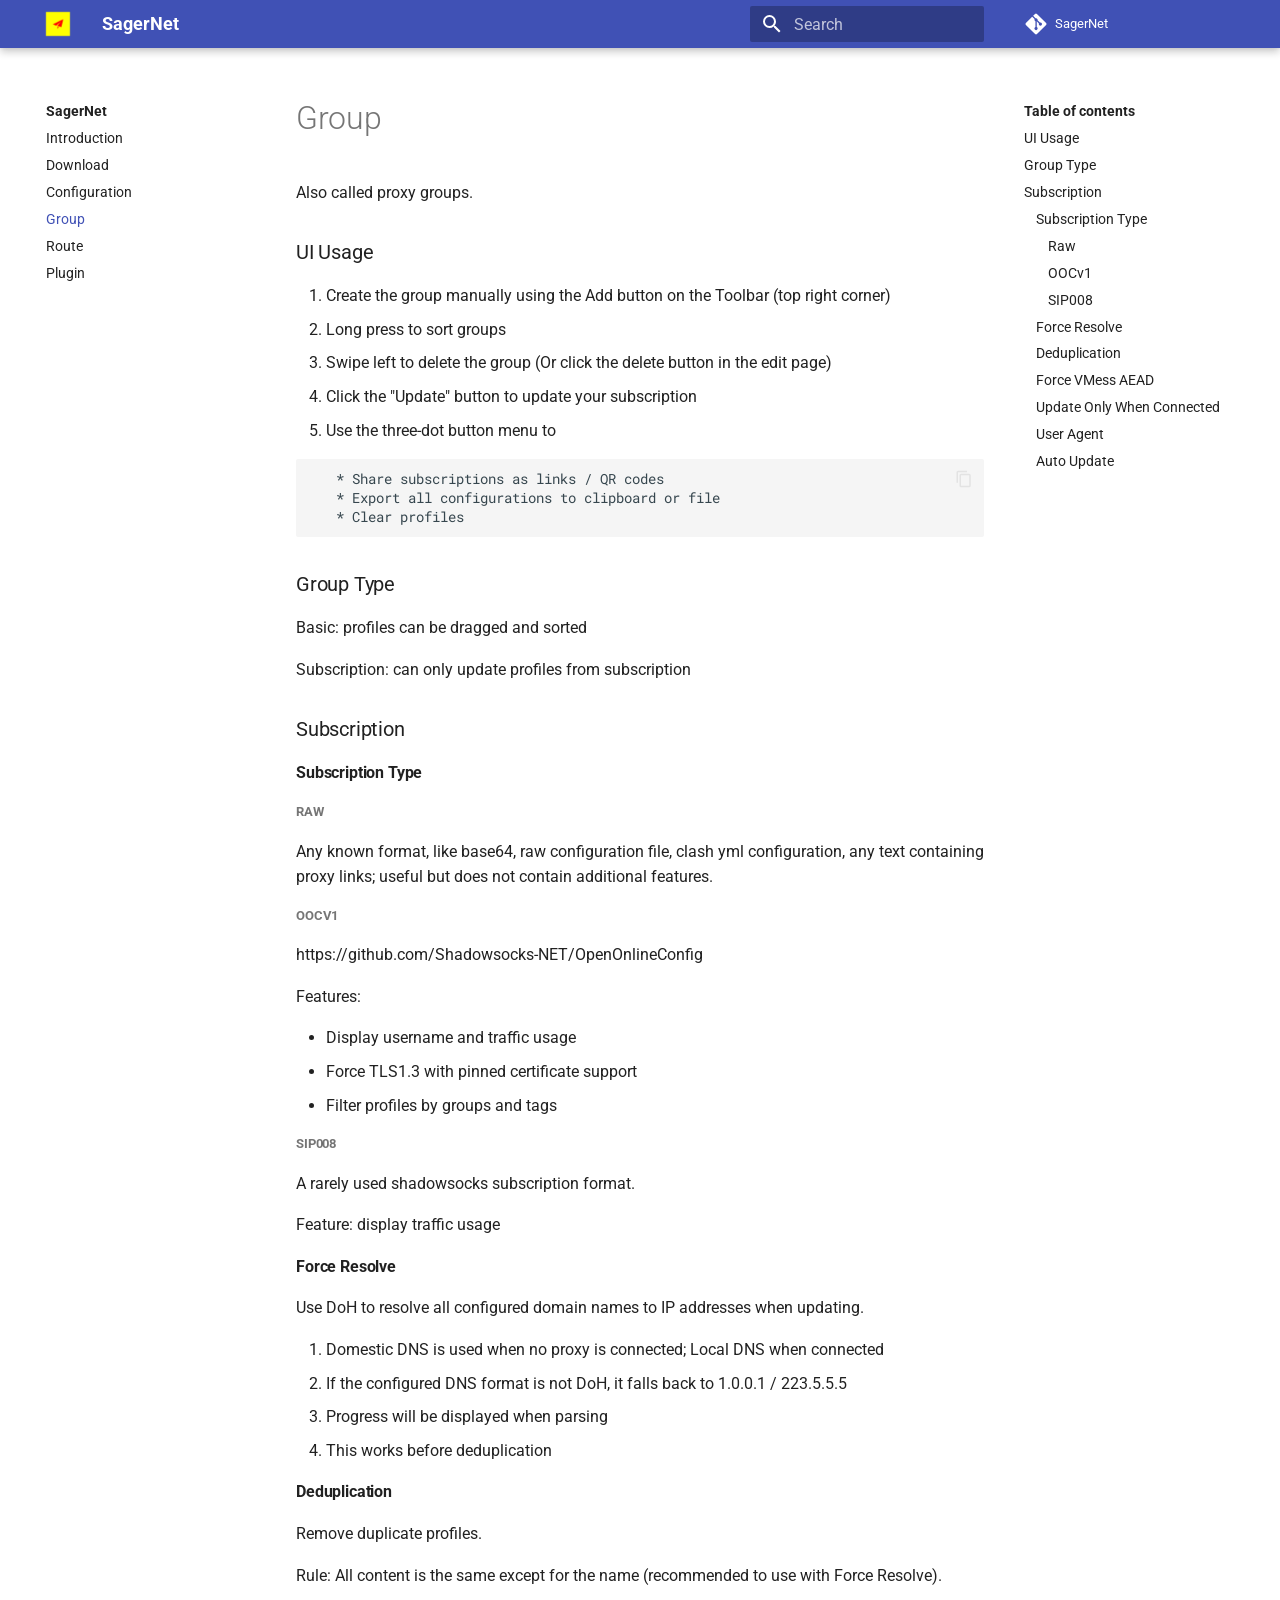
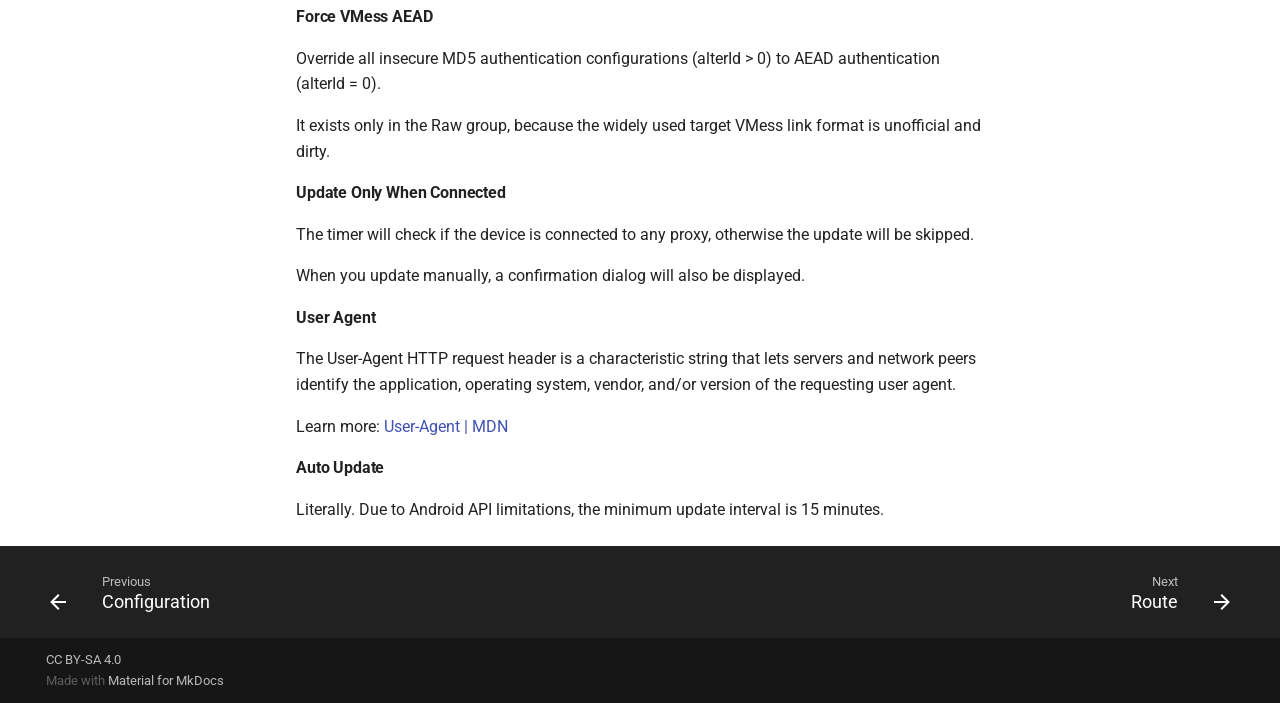
<file: group/index.html>
<!doctype html>
<html lang="en" class="no-js">
  <head>
    
      <meta charset="utf-8">
      <meta name="viewport" content="width=device-width,initial-scale=1">
      
        <meta name="description" content="The universal proxy toolchain for Android">
      
      
        <meta name="author" content="nekohasekai">
      
      
        <link rel="canonical" href="https://sagernet.org/group/">
      
      <link rel="icon" href="../assets/images/favicon.ico">
      <meta name="generator" content="mkdocs-1.3.0, mkdocs-material-8.3.8">
    
    
      
        <title>Group - SagerNet</title>
      
    
    
      <link rel="stylesheet" href="../assets/stylesheets/main.1d29e8d0.min.css">
      
        
        <link rel="stylesheet" href="../assets/stylesheets/palette.cbb835fc.min.css">
        
      
      
    
    
    
      
        
        
        <link rel="preconnect" href="https://fonts.gstatic.com" crossorigin>
        <link rel="stylesheet" href="https://fonts.googleapis.com/css?family=Roboto:300,300i,400,400i,700,700i%7CRoboto+Mono:400,400i,700,700i&display=fallback">
        <style>:root{--md-text-font:"Roboto";--md-code-font:"Roboto Mono"}</style>
      
    
    
    <script>__md_scope=new URL("..",location),__md_get=(e,_=localStorage,t=__md_scope)=>JSON.parse(_.getItem(t.pathname+"."+e)),__md_set=(e,_,t=localStorage,a=__md_scope)=>{try{t.setItem(a.pathname+"."+e,JSON.stringify(_))}catch(e){}}</script>
    
      

    
    
  </head>
  
  
    
    
    
    
    
    <body dir="ltr" data-md-color-scheme="" data-md-color-primary="none" data-md-color-accent="none">
  
    
    
    <input class="md-toggle" data-md-toggle="drawer" type="checkbox" id="__drawer" autocomplete="off">
    <input class="md-toggle" data-md-toggle="search" type="checkbox" id="__search" autocomplete="off">
    <label class="md-overlay" for="__drawer"></label>
    <div data-md-component="skip">
      
        
        <a href="#group" class="md-skip">
          Skip to content
        </a>
      
    </div>
    <div data-md-component="announce">
      
    </div>
    
    
      

<header class="md-header" data-md-component="header">
  <nav class="md-header__inner md-grid" aria-label="Header">
    <a href=".." title="SagerNet" class="md-header__button md-logo" aria-label="SagerNet" data-md-component="logo">
      
  <img src="../assets/images/logo.png" alt="logo">

    </a>
    <label class="md-header__button md-icon" for="__drawer">
      <svg xmlns="http://www.w3.org/2000/svg" viewBox="0 0 24 24"><path d="M3 6h18v2H3V6m0 5h18v2H3v-2m0 5h18v2H3v-2Z"/></svg>
    </label>
    <div class="md-header__title" data-md-component="header-title">
      <div class="md-header__ellipsis">
        <div class="md-header__topic">
          <span class="md-ellipsis">
            SagerNet
          </span>
        </div>
        <div class="md-header__topic" data-md-component="header-topic">
          <span class="md-ellipsis">
            
              Group
            
          </span>
        </div>
      </div>
    </div>
    
    
    
      <label class="md-header__button md-icon" for="__search">
        <svg xmlns="http://www.w3.org/2000/svg" viewBox="0 0 24 24"><path d="M9.5 3A6.5 6.5 0 0 1 16 9.5c0 1.61-.59 3.09-1.56 4.23l.27.27h.79l5 5-1.5 1.5-5-5v-.79l-.27-.27A6.516 6.516 0 0 1 9.5 16 6.5 6.5 0 0 1 3 9.5 6.5 6.5 0 0 1 9.5 3m0 2C7 5 5 7 5 9.5S7 14 9.5 14 14 12 14 9.5 12 5 9.5 5Z"/></svg>
      </label>
      <div class="md-search" data-md-component="search" role="dialog">
  <label class="md-search__overlay" for="__search"></label>
  <div class="md-search__inner" role="search">
    <form class="md-search__form" name="search">
      <input type="text" class="md-search__input" name="query" aria-label="Search" placeholder="Search" autocapitalize="off" autocorrect="off" autocomplete="off" spellcheck="false" data-md-component="search-query" required>
      <label class="md-search__icon md-icon" for="__search">
        <svg xmlns="http://www.w3.org/2000/svg" viewBox="0 0 24 24"><path d="M9.5 3A6.5 6.5 0 0 1 16 9.5c0 1.61-.59 3.09-1.56 4.23l.27.27h.79l5 5-1.5 1.5-5-5v-.79l-.27-.27A6.516 6.516 0 0 1 9.5 16 6.5 6.5 0 0 1 3 9.5 6.5 6.5 0 0 1 9.5 3m0 2C7 5 5 7 5 9.5S7 14 9.5 14 14 12 14 9.5 12 5 9.5 5Z"/></svg>
        <svg xmlns="http://www.w3.org/2000/svg" viewBox="0 0 24 24"><path d="M20 11v2H8l5.5 5.5-1.42 1.42L4.16 12l7.92-7.92L13.5 5.5 8 11h12Z"/></svg>
      </label>
      <nav class="md-search__options" aria-label="Search">
        
        <button type="reset" class="md-search__icon md-icon" aria-label="Clear" tabindex="-1">
          <svg xmlns="http://www.w3.org/2000/svg" viewBox="0 0 24 24"><path d="M19 6.41 17.59 5 12 10.59 6.41 5 5 6.41 10.59 12 5 17.59 6.41 19 12 13.41 17.59 19 19 17.59 13.41 12 19 6.41Z"/></svg>
        </button>
      </nav>
      
    </form>
    <div class="md-search__output">
      <div class="md-search__scrollwrap" data-md-scrollfix>
        <div class="md-search-result" data-md-component="search-result">
          <div class="md-search-result__meta">
            Initializing search
          </div>
          <ol class="md-search-result__list"></ol>
        </div>
      </div>
    </div>
  </div>
</div>
    
    
      <div class="md-header__source">
        <a href="https://github.com/SagerNet/SagerNet" title="Go to repository" class="md-source" data-md-component="source">
  <div class="md-source__icon md-icon">
    
    <svg xmlns="http://www.w3.org/2000/svg" viewBox="0 0 448 512"><!--! Font Awesome Free 6.1.1 by @fontawesome - https://fontawesome.com License - https://fontawesome.com/license/free (Icons: CC BY 4.0, Fonts: SIL OFL 1.1, Code: MIT License) Copyright 2022 Fonticons, Inc.--><path d="M439.55 236.05 244 40.45a28.87 28.87 0 0 0-40.81 0l-40.66 40.63 51.52 51.52c27.06-9.14 52.68 16.77 43.39 43.68l49.66 49.66c34.23-11.8 61.18 31 35.47 56.69-26.49 26.49-70.21-2.87-56-37.34L240.22 199v121.85c25.3 12.54 22.26 41.85 9.08 55a34.34 34.34 0 0 1-48.55 0c-17.57-17.6-11.07-46.91 11.25-56v-123c-20.8-8.51-24.6-30.74-18.64-45L142.57 101 8.45 235.14a28.86 28.86 0 0 0 0 40.81l195.61 195.6a28.86 28.86 0 0 0 40.8 0l194.69-194.69a28.86 28.86 0 0 0 0-40.81z"/></svg>
  </div>
  <div class="md-source__repository">
    SagerNet
  </div>
</a>
      </div>
    
  </nav>
  
</header>
    
    <div class="md-container" data-md-component="container">
      
      
        
          
        
      
      <main class="md-main" data-md-component="main">
        <div class="md-main__inner md-grid">
          
            
              
              <div class="md-sidebar md-sidebar--primary" data-md-component="sidebar" data-md-type="navigation" >
                <div class="md-sidebar__scrollwrap">
                  <div class="md-sidebar__inner">
                    


<nav class="md-nav md-nav--primary" aria-label="Navigation" data-md-level="0">
  <label class="md-nav__title" for="__drawer">
    <a href=".." title="SagerNet" class="md-nav__button md-logo" aria-label="SagerNet" data-md-component="logo">
      
  <img src="../assets/images/logo.png" alt="logo">

    </a>
    SagerNet
  </label>
  
    <div class="md-nav__source">
      <a href="https://github.com/SagerNet/SagerNet" title="Go to repository" class="md-source" data-md-component="source">
  <div class="md-source__icon md-icon">
    
    <svg xmlns="http://www.w3.org/2000/svg" viewBox="0 0 448 512"><!--! Font Awesome Free 6.1.1 by @fontawesome - https://fontawesome.com License - https://fontawesome.com/license/free (Icons: CC BY 4.0, Fonts: SIL OFL 1.1, Code: MIT License) Copyright 2022 Fonticons, Inc.--><path d="M439.55 236.05 244 40.45a28.87 28.87 0 0 0-40.81 0l-40.66 40.63 51.52 51.52c27.06-9.14 52.68 16.77 43.39 43.68l49.66 49.66c34.23-11.8 61.18 31 35.47 56.69-26.49 26.49-70.21-2.87-56-37.34L240.22 199v121.85c25.3 12.54 22.26 41.85 9.08 55a34.34 34.34 0 0 1-48.55 0c-17.57-17.6-11.07-46.91 11.25-56v-123c-20.8-8.51-24.6-30.74-18.64-45L142.57 101 8.45 235.14a28.86 28.86 0 0 0 0 40.81l195.61 195.6a28.86 28.86 0 0 0 40.8 0l194.69-194.69a28.86 28.86 0 0 0 0-40.81z"/></svg>
  </div>
  <div class="md-source__repository">
    SagerNet
  </div>
</a>
    </div>
  
  <ul class="md-nav__list" data-md-scrollfix>
    
      
      
      

  
  
  
    <li class="md-nav__item">
      <a href=".." class="md-nav__link">
        Introduction
      </a>
    </li>
  

    
      
      
      

  
  
  
    <li class="md-nav__item">
      <a href="../download/" class="md-nav__link">
        Download
      </a>
    </li>
  

    
      
      
      

  
  
  
    <li class="md-nav__item">
      <a href="../configuration/" class="md-nav__link">
        Configuration
      </a>
    </li>
  

    
      
      
      

  
  
    
  
  
    <li class="md-nav__item md-nav__item--active">
      
      <input class="md-nav__toggle md-toggle" data-md-toggle="toc" type="checkbox" id="__toc">
      
      
        
      
      
        <label class="md-nav__link md-nav__link--active" for="__toc">
          Group
          <span class="md-nav__icon md-icon"></span>
        </label>
      
      <a href="./" class="md-nav__link md-nav__link--active">
        Group
      </a>
      
        

<nav class="md-nav md-nav--secondary" aria-label="Table of contents">
  
  
  
    
  
  
    <label class="md-nav__title" for="__toc">
      <span class="md-nav__icon md-icon"></span>
      Table of contents
    </label>
    <ul class="md-nav__list" data-md-component="toc" data-md-scrollfix>
      
        <li class="md-nav__item">
  <a href="#ui-usage" class="md-nav__link">
    UI Usage
  </a>
  
</li>
      
        <li class="md-nav__item">
  <a href="#group-type" class="md-nav__link">
    Group Type
  </a>
  
</li>
      
        <li class="md-nav__item">
  <a href="#subscription" class="md-nav__link">
    Subscription
  </a>
  
    <nav class="md-nav" aria-label="Subscription">
      <ul class="md-nav__list">
        
          <li class="md-nav__item">
  <a href="#subscription-type" class="md-nav__link">
    Subscription Type
  </a>
  
    <nav class="md-nav" aria-label="Subscription Type">
      <ul class="md-nav__list">
        
          <li class="md-nav__item">
  <a href="#raw" class="md-nav__link">
    Raw
  </a>
  
</li>
        
          <li class="md-nav__item">
  <a href="#oocv1" class="md-nav__link">
    OOCv1
  </a>
  
</li>
        
          <li class="md-nav__item">
  <a href="#sip008" class="md-nav__link">
    SIP008
  </a>
  
</li>
        
      </ul>
    </nav>
  
</li>
        
          <li class="md-nav__item">
  <a href="#force-resolve" class="md-nav__link">
    Force Resolve
  </a>
  
</li>
        
          <li class="md-nav__item">
  <a href="#deduplication" class="md-nav__link">
    Deduplication
  </a>
  
</li>
        
          <li class="md-nav__item">
  <a href="#force-vmess-aead" class="md-nav__link">
    Force VMess AEAD
  </a>
  
</li>
        
          <li class="md-nav__item">
  <a href="#update-only-when-connected" class="md-nav__link">
    Update Only When Connected
  </a>
  
</li>
        
          <li class="md-nav__item">
  <a href="#user-agent" class="md-nav__link">
    User Agent
  </a>
  
</li>
        
          <li class="md-nav__item">
  <a href="#auto-update" class="md-nav__link">
    Auto Update
  </a>
  
</li>
        
      </ul>
    </nav>
  
</li>
      
    </ul>
  
</nav>
      
    </li>
  

    
      
      
      

  
  
  
    <li class="md-nav__item">
      <a href="../route/" class="md-nav__link">
        Route
      </a>
    </li>
  

    
      
      
      

  
  
  
    <li class="md-nav__item">
      <a href="../plugin/" class="md-nav__link">
        Plugin
      </a>
    </li>
  

    
  </ul>
</nav>
                  </div>
                </div>
              </div>
            
            
              
              <div class="md-sidebar md-sidebar--secondary" data-md-component="sidebar" data-md-type="toc" >
                <div class="md-sidebar__scrollwrap">
                  <div class="md-sidebar__inner">
                    

<nav class="md-nav md-nav--secondary" aria-label="Table of contents">
  
  
  
    
  
  
    <label class="md-nav__title" for="__toc">
      <span class="md-nav__icon md-icon"></span>
      Table of contents
    </label>
    <ul class="md-nav__list" data-md-component="toc" data-md-scrollfix>
      
        <li class="md-nav__item">
  <a href="#ui-usage" class="md-nav__link">
    UI Usage
  </a>
  
</li>
      
        <li class="md-nav__item">
  <a href="#group-type" class="md-nav__link">
    Group Type
  </a>
  
</li>
      
        <li class="md-nav__item">
  <a href="#subscription" class="md-nav__link">
    Subscription
  </a>
  
    <nav class="md-nav" aria-label="Subscription">
      <ul class="md-nav__list">
        
          <li class="md-nav__item">
  <a href="#subscription-type" class="md-nav__link">
    Subscription Type
  </a>
  
    <nav class="md-nav" aria-label="Subscription Type">
      <ul class="md-nav__list">
        
          <li class="md-nav__item">
  <a href="#raw" class="md-nav__link">
    Raw
  </a>
  
</li>
        
          <li class="md-nav__item">
  <a href="#oocv1" class="md-nav__link">
    OOCv1
  </a>
  
</li>
        
          <li class="md-nav__item">
  <a href="#sip008" class="md-nav__link">
    SIP008
  </a>
  
</li>
        
      </ul>
    </nav>
  
</li>
        
          <li class="md-nav__item">
  <a href="#force-resolve" class="md-nav__link">
    Force Resolve
  </a>
  
</li>
        
          <li class="md-nav__item">
  <a href="#deduplication" class="md-nav__link">
    Deduplication
  </a>
  
</li>
        
          <li class="md-nav__item">
  <a href="#force-vmess-aead" class="md-nav__link">
    Force VMess AEAD
  </a>
  
</li>
        
          <li class="md-nav__item">
  <a href="#update-only-when-connected" class="md-nav__link">
    Update Only When Connected
  </a>
  
</li>
        
          <li class="md-nav__item">
  <a href="#user-agent" class="md-nav__link">
    User Agent
  </a>
  
</li>
        
          <li class="md-nav__item">
  <a href="#auto-update" class="md-nav__link">
    Auto Update
  </a>
  
</li>
        
      </ul>
    </nav>
  
</li>
      
    </ul>
  
</nav>
                  </div>
                </div>
              </div>
            
          
          <div class="md-content" data-md-component="content">
            <article class="md-content__inner md-typeset">
              
                


<h1 id="group">Group</h1>
<p>Also called proxy groups.</p>
<h3 id="ui-usage">UI Usage</h3>
<ol>
<li>Create the group manually using the Add button on the Toolbar (top right corner)</li>
<li>Long press to sort groups</li>
<li>Swipe left to delete the group (Or click the delete button in the edit page)</li>
<li>Click the "Update" button to update your subscription</li>
<li>Use the three-dot button menu to </li>
</ol>
<pre><code>   * Share subscriptions as links / QR codes
   * Export all configurations to clipboard or file
   * Clear profiles
</code></pre>
<h3 id="group-type">Group Type</h3>
<p>Basic: profiles can be dragged and sorted</p>
<p>Subscription: can only update profiles from subscription</p>
<h3 id="subscription">Subscription</h3>
<h4 id="subscription-type">Subscription Type</h4>
<h5 id="raw">Raw</h5>
<p>Any known format, like base64, raw configuration file, clash yml configuration, any text containing proxy links; useful but does not contain additional features.</p>
<h5 id="oocv1">OOCv1</h5>
<p>https://github.com/Shadowsocks-NET/OpenOnlineConfig</p>
<p>Features:</p>
<ul>
<li>Display username and traffic usage</li>
<li>Force TLS1.3 with pinned certificate support</li>
<li>Filter profiles by groups and tags</li>
</ul>
<h5 id="sip008">SIP008</h5>
<p>A rarely used shadowsocks subscription format.</p>
<p>Feature: display traffic usage</p>
<h4 id="force-resolve">Force Resolve</h4>
<p>Use DoH to resolve all configured domain names to IP addresses when updating.</p>
<ol>
<li>Domestic DNS is used when no proxy is connected; Local DNS when connected</li>
<li>If the configured DNS format is not DoH, it falls back to 1.0.0.1 / 223.5.5.5</li>
<li>Progress will be displayed when parsing</li>
<li>This works before deduplication</li>
</ol>
<h4 id="deduplication">Deduplication</h4>
<p>Remove duplicate profiles.</p>
<p>Rule: All content is the same except for the name (recommended to use with Force Resolve).</p>
<h4 id="force-vmess-aead">Force VMess AEAD</h4>
<p>Override all insecure MD5 authentication configurations (alterId &gt; 0) to AEAD authentication (alterId = 0).</p>
<p>It exists only in the Raw group, because the widely used target VMess link format is unofficial and dirty.</p>
<h4 id="update-only-when-connected">Update Only When Connected</h4>
<p>The timer will check if the device is connected to any proxy, otherwise the update will be skipped.</p>
<p>When you update manually, a confirmation dialog will also be displayed.</p>
<h4 id="user-agent">User Agent</h4>
<p>The User-Agent HTTP request header is a characteristic string that lets servers and network peers identify the application, operating system, vendor, and/or version of the requesting user agent.</p>
<p>Learn more: <a href="https://developer.mozilla.org/en-US/docs/Web/HTTP/Headers/User-Agent">User-Agent | MDN</a></p>
<h4 id="auto-update">Auto Update</h4>
<p>Literally. Due to Android API limitations, the minimum update interval is 15 minutes.</p>

              
            </article>
            
          </div>
        </div>
        
      </main>
      
        <footer class="md-footer">
  
    
    <nav class="md-footer__inner md-grid" aria-label="Footer" >
      
        
        <a href="../configuration/" class="md-footer__link md-footer__link--prev" aria-label="Previous: Configuration" rel="prev">
          <div class="md-footer__button md-icon">
            <svg xmlns="http://www.w3.org/2000/svg" viewBox="0 0 24 24"><path d="M20 11v2H8l5.5 5.5-1.42 1.42L4.16 12l7.92-7.92L13.5 5.5 8 11h12Z"/></svg>
          </div>
          <div class="md-footer__title">
            <div class="md-ellipsis">
              <span class="md-footer__direction">
                Previous
              </span>
              Configuration
            </div>
          </div>
        </a>
      
      
        
        <a href="../route/" class="md-footer__link md-footer__link--next" aria-label="Next: Route" rel="next">
          <div class="md-footer__title">
            <div class="md-ellipsis">
              <span class="md-footer__direction">
                Next
              </span>
              Route
            </div>
          </div>
          <div class="md-footer__button md-icon">
            <svg xmlns="http://www.w3.org/2000/svg" viewBox="0 0 24 24"><path d="M4 11v2h12l-5.5 5.5 1.42 1.42L19.84 12l-7.92-7.92L10.5 5.5 16 11H4Z"/></svg>
          </div>
        </a>
      
    </nav>
  
  <div class="md-footer-meta md-typeset">
    <div class="md-footer-meta__inner md-grid">
      <div class="md-copyright">
  
    <div class="md-copyright__highlight">
      CC BY-SA 4.0
    </div>
  
  
    Made with
    <a href="https://squidfunk.github.io/mkdocs-material/" target="_blank" rel="noopener">
      Material for MkDocs
    </a>
  
</div>
      
    </div>
  </div>
</footer>
      
    </div>
    <div class="md-dialog" data-md-component="dialog">
      <div class="md-dialog__inner md-typeset"></div>
    </div>
    <script id="__config" type="application/json">{"base": "..", "features": [], "search": "../assets/javascripts/workers/search.b97dbffb.min.js", "translations": {"clipboard.copied": "Copied to clipboard", "clipboard.copy": "Copy to clipboard", "search.config.lang": "en", "search.config.pipeline": "trimmer, stopWordFilter", "search.config.separator": "[\\s\\-]+", "search.placeholder": "Search", "search.result.more.one": "1 more on this page", "search.result.more.other": "# more on this page", "search.result.none": "No matching documents", "search.result.one": "1 matching document", "search.result.other": "# matching documents", "search.result.placeholder": "Type to start searching", "search.result.term.missing": "Missing", "select.version.title": "Select version"}}</script>
    
    
      <script src="../assets/javascripts/bundle.0238f547.min.js"></script>
      
    
  </body>
</html>
</file>
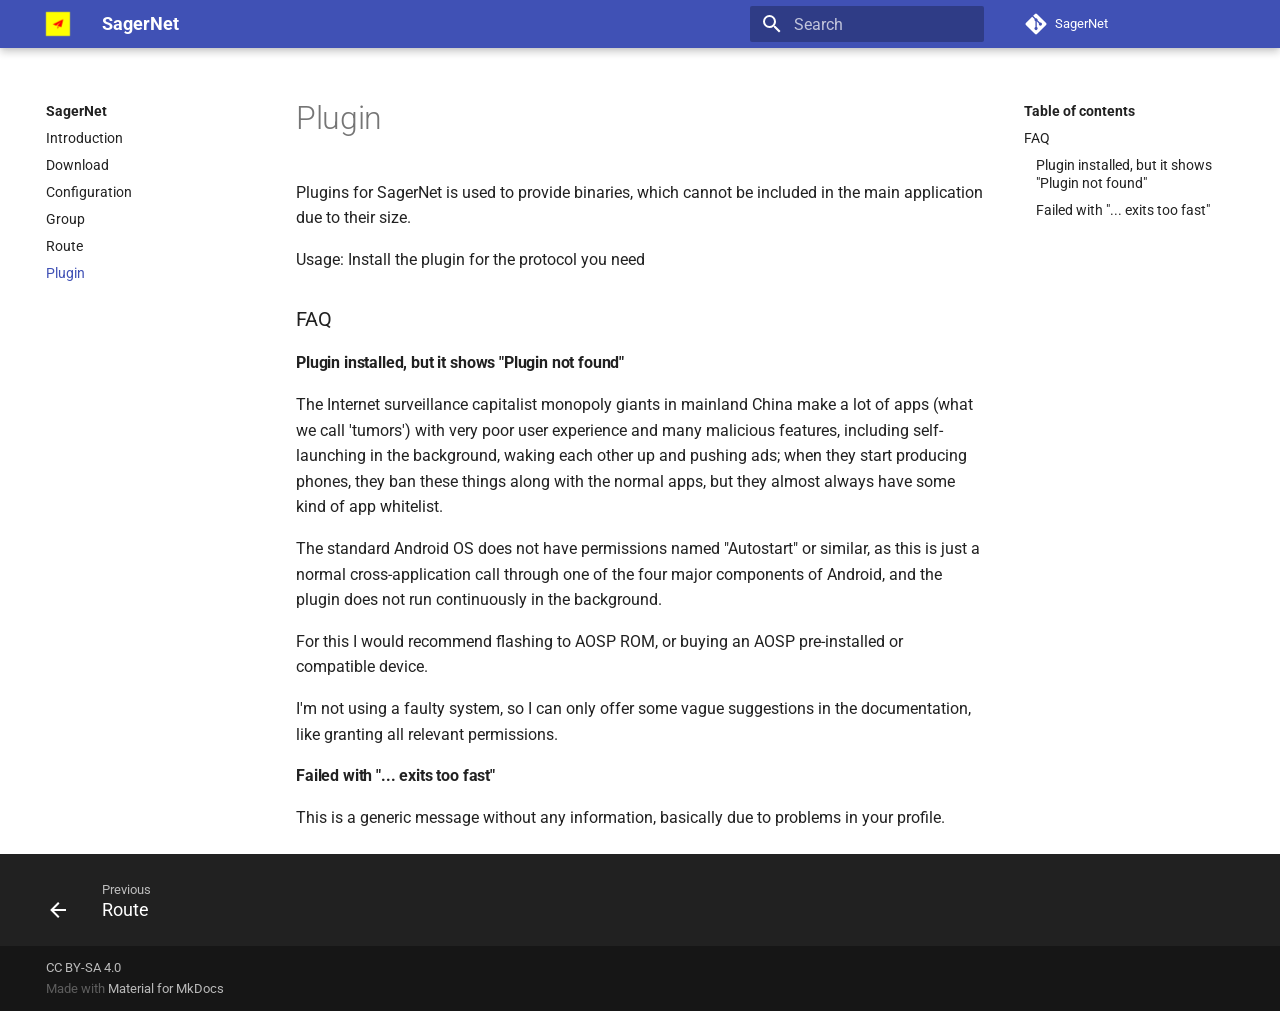
<file: plugin/index.html>
<!doctype html>
<html lang="en" class="no-js">
  <head>
    
      <meta charset="utf-8">
      <meta name="viewport" content="width=device-width,initial-scale=1">
      
        <meta name="description" content="The universal proxy toolchain for Android">
      
      
        <meta name="author" content="nekohasekai">
      
      
        <link rel="canonical" href="https://sagernet.org/plugin/">
      
      <link rel="icon" href="../assets/images/favicon.ico">
      <meta name="generator" content="mkdocs-1.3.0, mkdocs-material-8.3.8">
    
    
      
        <title>Plugin - SagerNet</title>
      
    
    
      <link rel="stylesheet" href="../assets/stylesheets/main.1d29e8d0.min.css">
      
        
        <link rel="stylesheet" href="../assets/stylesheets/palette.cbb835fc.min.css">
        
      
      
    
    
    
      
        
        
        <link rel="preconnect" href="https://fonts.gstatic.com" crossorigin>
        <link rel="stylesheet" href="https://fonts.googleapis.com/css?family=Roboto:300,300i,400,400i,700,700i%7CRoboto+Mono:400,400i,700,700i&display=fallback">
        <style>:root{--md-text-font:"Roboto";--md-code-font:"Roboto Mono"}</style>
      
    
    
    <script>__md_scope=new URL("..",location),__md_get=(e,_=localStorage,t=__md_scope)=>JSON.parse(_.getItem(t.pathname+"."+e)),__md_set=(e,_,t=localStorage,a=__md_scope)=>{try{t.setItem(a.pathname+"."+e,JSON.stringify(_))}catch(e){}}</script>
    
      

    
    
  </head>
  
  
    
    
    
    
    
    <body dir="ltr" data-md-color-scheme="" data-md-color-primary="none" data-md-color-accent="none">
  
    
    
    <input class="md-toggle" data-md-toggle="drawer" type="checkbox" id="__drawer" autocomplete="off">
    <input class="md-toggle" data-md-toggle="search" type="checkbox" id="__search" autocomplete="off">
    <label class="md-overlay" for="__drawer"></label>
    <div data-md-component="skip">
      
        
        <a href="#plugin" class="md-skip">
          Skip to content
        </a>
      
    </div>
    <div data-md-component="announce">
      
    </div>
    
    
      

<header class="md-header" data-md-component="header">
  <nav class="md-header__inner md-grid" aria-label="Header">
    <a href=".." title="SagerNet" class="md-header__button md-logo" aria-label="SagerNet" data-md-component="logo">
      
  <img src="../assets/images/logo.png" alt="logo">

    </a>
    <label class="md-header__button md-icon" for="__drawer">
      <svg xmlns="http://www.w3.org/2000/svg" viewBox="0 0 24 24"><path d="M3 6h18v2H3V6m0 5h18v2H3v-2m0 5h18v2H3v-2Z"/></svg>
    </label>
    <div class="md-header__title" data-md-component="header-title">
      <div class="md-header__ellipsis">
        <div class="md-header__topic">
          <span class="md-ellipsis">
            SagerNet
          </span>
        </div>
        <div class="md-header__topic" data-md-component="header-topic">
          <span class="md-ellipsis">
            
              Plugin
            
          </span>
        </div>
      </div>
    </div>
    
    
    
      <label class="md-header__button md-icon" for="__search">
        <svg xmlns="http://www.w3.org/2000/svg" viewBox="0 0 24 24"><path d="M9.5 3A6.5 6.5 0 0 1 16 9.5c0 1.61-.59 3.09-1.56 4.23l.27.27h.79l5 5-1.5 1.5-5-5v-.79l-.27-.27A6.516 6.516 0 0 1 9.5 16 6.5 6.5 0 0 1 3 9.5 6.5 6.5 0 0 1 9.5 3m0 2C7 5 5 7 5 9.5S7 14 9.5 14 14 12 14 9.5 12 5 9.5 5Z"/></svg>
      </label>
      <div class="md-search" data-md-component="search" role="dialog">
  <label class="md-search__overlay" for="__search"></label>
  <div class="md-search__inner" role="search">
    <form class="md-search__form" name="search">
      <input type="text" class="md-search__input" name="query" aria-label="Search" placeholder="Search" autocapitalize="off" autocorrect="off" autocomplete="off" spellcheck="false" data-md-component="search-query" required>
      <label class="md-search__icon md-icon" for="__search">
        <svg xmlns="http://www.w3.org/2000/svg" viewBox="0 0 24 24"><path d="M9.5 3A6.5 6.5 0 0 1 16 9.5c0 1.61-.59 3.09-1.56 4.23l.27.27h.79l5 5-1.5 1.5-5-5v-.79l-.27-.27A6.516 6.516 0 0 1 9.5 16 6.5 6.5 0 0 1 3 9.5 6.5 6.5 0 0 1 9.5 3m0 2C7 5 5 7 5 9.5S7 14 9.5 14 14 12 14 9.5 12 5 9.5 5Z"/></svg>
        <svg xmlns="http://www.w3.org/2000/svg" viewBox="0 0 24 24"><path d="M20 11v2H8l5.5 5.5-1.42 1.42L4.16 12l7.92-7.92L13.5 5.5 8 11h12Z"/></svg>
      </label>
      <nav class="md-search__options" aria-label="Search">
        
        <button type="reset" class="md-search__icon md-icon" aria-label="Clear" tabindex="-1">
          <svg xmlns="http://www.w3.org/2000/svg" viewBox="0 0 24 24"><path d="M19 6.41 17.59 5 12 10.59 6.41 5 5 6.41 10.59 12 5 17.59 6.41 19 12 13.41 17.59 19 19 17.59 13.41 12 19 6.41Z"/></svg>
        </button>
      </nav>
      
    </form>
    <div class="md-search__output">
      <div class="md-search__scrollwrap" data-md-scrollfix>
        <div class="md-search-result" data-md-component="search-result">
          <div class="md-search-result__meta">
            Initializing search
          </div>
          <ol class="md-search-result__list"></ol>
        </div>
      </div>
    </div>
  </div>
</div>
    
    
      <div class="md-header__source">
        <a href="https://github.com/SagerNet/SagerNet" title="Go to repository" class="md-source" data-md-component="source">
  <div class="md-source__icon md-icon">
    
    <svg xmlns="http://www.w3.org/2000/svg" viewBox="0 0 448 512"><!--! Font Awesome Free 6.1.1 by @fontawesome - https://fontawesome.com License - https://fontawesome.com/license/free (Icons: CC BY 4.0, Fonts: SIL OFL 1.1, Code: MIT License) Copyright 2022 Fonticons, Inc.--><path d="M439.55 236.05 244 40.45a28.87 28.87 0 0 0-40.81 0l-40.66 40.63 51.52 51.52c27.06-9.14 52.68 16.77 43.39 43.68l49.66 49.66c34.23-11.8 61.18 31 35.47 56.69-26.49 26.49-70.21-2.87-56-37.34L240.22 199v121.85c25.3 12.54 22.26 41.85 9.08 55a34.34 34.34 0 0 1-48.55 0c-17.57-17.6-11.07-46.91 11.25-56v-123c-20.8-8.51-24.6-30.74-18.64-45L142.57 101 8.45 235.14a28.86 28.86 0 0 0 0 40.81l195.61 195.6a28.86 28.86 0 0 0 40.8 0l194.69-194.69a28.86 28.86 0 0 0 0-40.81z"/></svg>
  </div>
  <div class="md-source__repository">
    SagerNet
  </div>
</a>
      </div>
    
  </nav>
  
</header>
    
    <div class="md-container" data-md-component="container">
      
      
        
          
        
      
      <main class="md-main" data-md-component="main">
        <div class="md-main__inner md-grid">
          
            
              
              <div class="md-sidebar md-sidebar--primary" data-md-component="sidebar" data-md-type="navigation" >
                <div class="md-sidebar__scrollwrap">
                  <div class="md-sidebar__inner">
                    


<nav class="md-nav md-nav--primary" aria-label="Navigation" data-md-level="0">
  <label class="md-nav__title" for="__drawer">
    <a href=".." title="SagerNet" class="md-nav__button md-logo" aria-label="SagerNet" data-md-component="logo">
      
  <img src="../assets/images/logo.png" alt="logo">

    </a>
    SagerNet
  </label>
  
    <div class="md-nav__source">
      <a href="https://github.com/SagerNet/SagerNet" title="Go to repository" class="md-source" data-md-component="source">
  <div class="md-source__icon md-icon">
    
    <svg xmlns="http://www.w3.org/2000/svg" viewBox="0 0 448 512"><!--! Font Awesome Free 6.1.1 by @fontawesome - https://fontawesome.com License - https://fontawesome.com/license/free (Icons: CC BY 4.0, Fonts: SIL OFL 1.1, Code: MIT License) Copyright 2022 Fonticons, Inc.--><path d="M439.55 236.05 244 40.45a28.87 28.87 0 0 0-40.81 0l-40.66 40.63 51.52 51.52c27.06-9.14 52.68 16.77 43.39 43.68l49.66 49.66c34.23-11.8 61.18 31 35.47 56.69-26.49 26.49-70.21-2.87-56-37.34L240.22 199v121.85c25.3 12.54 22.26 41.85 9.08 55a34.34 34.34 0 0 1-48.55 0c-17.57-17.6-11.07-46.91 11.25-56v-123c-20.8-8.51-24.6-30.74-18.64-45L142.57 101 8.45 235.14a28.86 28.86 0 0 0 0 40.81l195.61 195.6a28.86 28.86 0 0 0 40.8 0l194.69-194.69a28.86 28.86 0 0 0 0-40.81z"/></svg>
  </div>
  <div class="md-source__repository">
    SagerNet
  </div>
</a>
    </div>
  
  <ul class="md-nav__list" data-md-scrollfix>
    
      
      
      

  
  
  
    <li class="md-nav__item">
      <a href=".." class="md-nav__link">
        Introduction
      </a>
    </li>
  

    
      
      
      

  
  
  
    <li class="md-nav__item">
      <a href="../download/" class="md-nav__link">
        Download
      </a>
    </li>
  

    
      
      
      

  
  
  
    <li class="md-nav__item">
      <a href="../configuration/" class="md-nav__link">
        Configuration
      </a>
    </li>
  

    
      
      
      

  
  
  
    <li class="md-nav__item">
      <a href="../group/" class="md-nav__link">
        Group
      </a>
    </li>
  

    
      
      
      

  
  
  
    <li class="md-nav__item">
      <a href="../route/" class="md-nav__link">
        Route
      </a>
    </li>
  

    
      
      
      

  
  
    
  
  
    <li class="md-nav__item md-nav__item--active">
      
      <input class="md-nav__toggle md-toggle" data-md-toggle="toc" type="checkbox" id="__toc">
      
      
        
      
      
        <label class="md-nav__link md-nav__link--active" for="__toc">
          Plugin
          <span class="md-nav__icon md-icon"></span>
        </label>
      
      <a href="./" class="md-nav__link md-nav__link--active">
        Plugin
      </a>
      
        

<nav class="md-nav md-nav--secondary" aria-label="Table of contents">
  
  
  
    
  
  
    <label class="md-nav__title" for="__toc">
      <span class="md-nav__icon md-icon"></span>
      Table of contents
    </label>
    <ul class="md-nav__list" data-md-component="toc" data-md-scrollfix>
      
        <li class="md-nav__item">
  <a href="#faq" class="md-nav__link">
    FAQ
  </a>
  
    <nav class="md-nav" aria-label="FAQ">
      <ul class="md-nav__list">
        
          <li class="md-nav__item">
  <a href="#plugin-installed-but-it-shows-plugin-not-found" class="md-nav__link">
    Plugin installed, but it shows "Plugin not found"
  </a>
  
</li>
        
          <li class="md-nav__item">
  <a href="#failed-with-exits-too-fast" class="md-nav__link">
    Failed with "... exits too fast"
  </a>
  
</li>
        
      </ul>
    </nav>
  
</li>
      
    </ul>
  
</nav>
      
    </li>
  

    
  </ul>
</nav>
                  </div>
                </div>
              </div>
            
            
              
              <div class="md-sidebar md-sidebar--secondary" data-md-component="sidebar" data-md-type="toc" >
                <div class="md-sidebar__scrollwrap">
                  <div class="md-sidebar__inner">
                    

<nav class="md-nav md-nav--secondary" aria-label="Table of contents">
  
  
  
    
  
  
    <label class="md-nav__title" for="__toc">
      <span class="md-nav__icon md-icon"></span>
      Table of contents
    </label>
    <ul class="md-nav__list" data-md-component="toc" data-md-scrollfix>
      
        <li class="md-nav__item">
  <a href="#faq" class="md-nav__link">
    FAQ
  </a>
  
    <nav class="md-nav" aria-label="FAQ">
      <ul class="md-nav__list">
        
          <li class="md-nav__item">
  <a href="#plugin-installed-but-it-shows-plugin-not-found" class="md-nav__link">
    Plugin installed, but it shows "Plugin not found"
  </a>
  
</li>
        
          <li class="md-nav__item">
  <a href="#failed-with-exits-too-fast" class="md-nav__link">
    Failed with "... exits too fast"
  </a>
  
</li>
        
      </ul>
    </nav>
  
</li>
      
    </ul>
  
</nav>
                  </div>
                </div>
              </div>
            
          
          <div class="md-content" data-md-component="content">
            <article class="md-content__inner md-typeset">
              
                


<h1 id="plugin">Plugin</h1>
<p>Plugins for SagerNet is used to provide binaries, which cannot be included in the main application due to their size.</p>
<p>Usage: Install the plugin for the protocol you need</p>
<h3 id="faq">FAQ</h3>
<h4 id="plugin-installed-but-it-shows-plugin-not-found">Plugin installed, but it shows "Plugin not found"</h4>
<p>The Internet surveillance capitalist monopoly giants in mainland China make a lot of apps (what we call 'tumors') with
very poor user experience and many malicious features, including self-launching in the background, waking each other up
and pushing ads; when they start producing phones, they ban these things along with the normal apps, but they almost
always have some kind of app whitelist.</p>
<p>The standard Android OS does not have permissions named "Autostart" or similar, as this is just a normal
cross-application call through one of the four major components of Android, and the plugin does not run continuously in
the background.</p>
<p>For this I would recommend flashing to AOSP ROM, or buying an AOSP pre-installed or compatible device.</p>
<p>I'm not using a faulty system, so I can only offer some vague suggestions in the documentation, like granting all
relevant permissions.</p>
<h4 id="failed-with-exits-too-fast">Failed with "... exits too fast"</h4>
<p>This is a generic message without any information, basically due to problems in your profile.</p>

              
            </article>
            
          </div>
        </div>
        
      </main>
      
        <footer class="md-footer">
  
    
    <nav class="md-footer__inner md-grid" aria-label="Footer" >
      
        
        <a href="../route/" class="md-footer__link md-footer__link--prev" aria-label="Previous: Route" rel="prev">
          <div class="md-footer__button md-icon">
            <svg xmlns="http://www.w3.org/2000/svg" viewBox="0 0 24 24"><path d="M20 11v2H8l5.5 5.5-1.42 1.42L4.16 12l7.92-7.92L13.5 5.5 8 11h12Z"/></svg>
          </div>
          <div class="md-footer__title">
            <div class="md-ellipsis">
              <span class="md-footer__direction">
                Previous
              </span>
              Route
            </div>
          </div>
        </a>
      
      
    </nav>
  
  <div class="md-footer-meta md-typeset">
    <div class="md-footer-meta__inner md-grid">
      <div class="md-copyright">
  
    <div class="md-copyright__highlight">
      CC BY-SA 4.0
    </div>
  
  
    Made with
    <a href="https://squidfunk.github.io/mkdocs-material/" target="_blank" rel="noopener">
      Material for MkDocs
    </a>
  
</div>
      
    </div>
  </div>
</footer>
      
    </div>
    <div class="md-dialog" data-md-component="dialog">
      <div class="md-dialog__inner md-typeset"></div>
    </div>
    <script id="__config" type="application/json">{"base": "..", "features": [], "search": "../assets/javascripts/workers/search.b97dbffb.min.js", "translations": {"clipboard.copied": "Copied to clipboard", "clipboard.copy": "Copy to clipboard", "search.config.lang": "en", "search.config.pipeline": "trimmer, stopWordFilter", "search.config.separator": "[\\s\\-]+", "search.placeholder": "Search", "search.result.more.one": "1 more on this page", "search.result.more.other": "# more on this page", "search.result.none": "No matching documents", "search.result.one": "1 matching document", "search.result.other": "# matching documents", "search.result.placeholder": "Type to start searching", "search.result.term.missing": "Missing", "select.version.title": "Select version"}}</script>
    
    
      <script src="../assets/javascripts/bundle.0238f547.min.js"></script>
      
    
  </body>
</html>
</file>
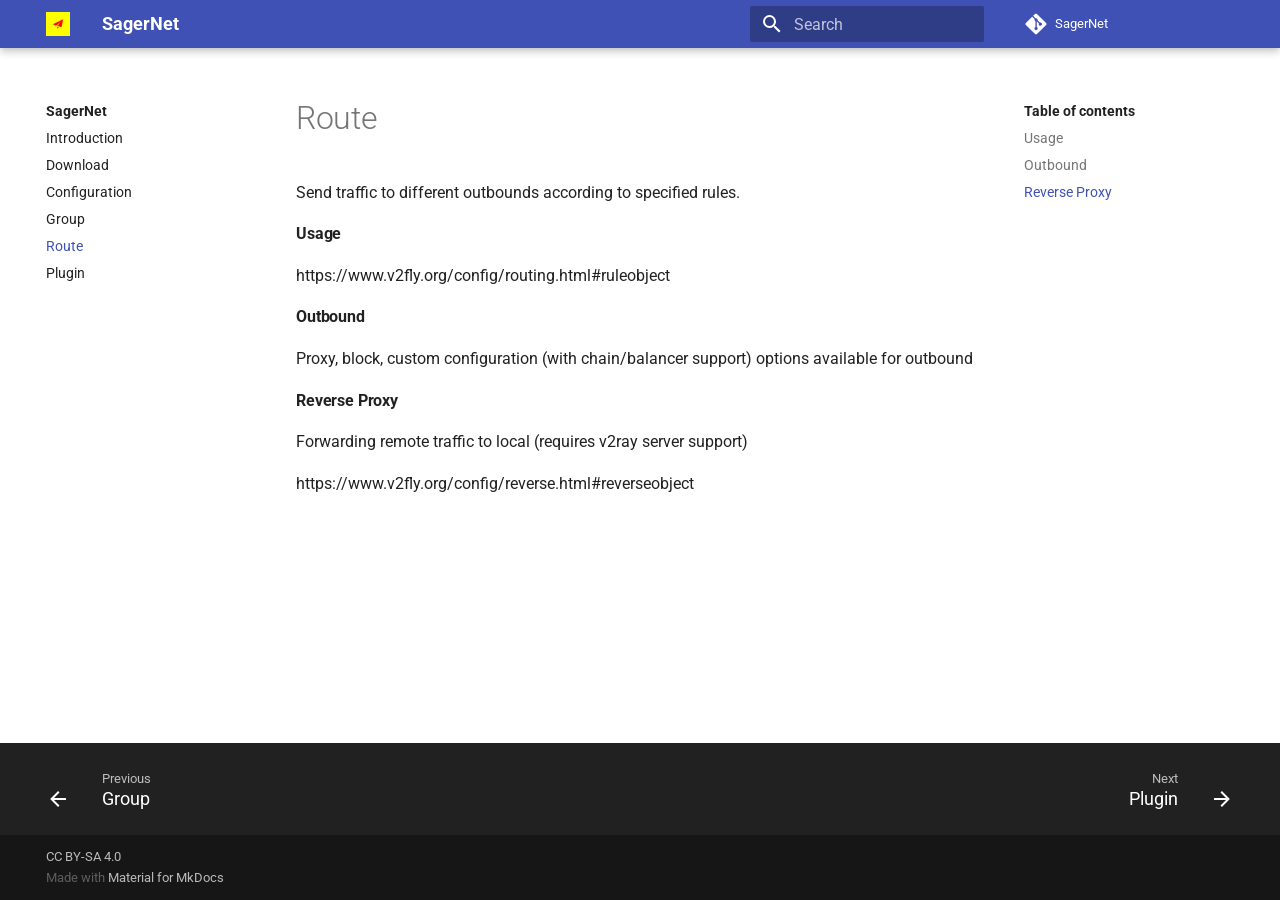
<file: route/index.html>
<!doctype html>
<html lang="en" class="no-js">
  <head>
    
      <meta charset="utf-8">
      <meta name="viewport" content="width=device-width,initial-scale=1">
      
        <meta name="description" content="The universal proxy toolchain for Android">
      
      
        <meta name="author" content="nekohasekai">
      
      
        <link rel="canonical" href="https://sagernet.org/route/">
      
      <link rel="icon" href="../assets/images/favicon.ico">
      <meta name="generator" content="mkdocs-1.3.0, mkdocs-material-8.3.8">
    
    
      
        <title>Route - SagerNet</title>
      
    
    
      <link rel="stylesheet" href="../assets/stylesheets/main.1d29e8d0.min.css">
      
        
        <link rel="stylesheet" href="../assets/stylesheets/palette.cbb835fc.min.css">
        
      
      
    
    
    
      
        
        
        <link rel="preconnect" href="https://fonts.gstatic.com" crossorigin>
        <link rel="stylesheet" href="https://fonts.googleapis.com/css?family=Roboto:300,300i,400,400i,700,700i%7CRoboto+Mono:400,400i,700,700i&display=fallback">
        <style>:root{--md-text-font:"Roboto";--md-code-font:"Roboto Mono"}</style>
      
    
    
    <script>__md_scope=new URL("..",location),__md_get=(e,_=localStorage,t=__md_scope)=>JSON.parse(_.getItem(t.pathname+"."+e)),__md_set=(e,_,t=localStorage,a=__md_scope)=>{try{t.setItem(a.pathname+"."+e,JSON.stringify(_))}catch(e){}}</script>
    
      

    
    
  </head>
  
  
    
    
    
    
    
    <body dir="ltr" data-md-color-scheme="" data-md-color-primary="none" data-md-color-accent="none">
  
    
    
    <input class="md-toggle" data-md-toggle="drawer" type="checkbox" id="__drawer" autocomplete="off">
    <input class="md-toggle" data-md-toggle="search" type="checkbox" id="__search" autocomplete="off">
    <label class="md-overlay" for="__drawer"></label>
    <div data-md-component="skip">
      
        
        <a href="#route" class="md-skip">
          Skip to content
        </a>
      
    </div>
    <div data-md-component="announce">
      
    </div>
    
    
      

<header class="md-header" data-md-component="header">
  <nav class="md-header__inner md-grid" aria-label="Header">
    <a href=".." title="SagerNet" class="md-header__button md-logo" aria-label="SagerNet" data-md-component="logo">
      
  <img src="../assets/images/logo.png" alt="logo">

    </a>
    <label class="md-header__button md-icon" for="__drawer">
      <svg xmlns="http://www.w3.org/2000/svg" viewBox="0 0 24 24"><path d="M3 6h18v2H3V6m0 5h18v2H3v-2m0 5h18v2H3v-2Z"/></svg>
    </label>
    <div class="md-header__title" data-md-component="header-title">
      <div class="md-header__ellipsis">
        <div class="md-header__topic">
          <span class="md-ellipsis">
            SagerNet
          </span>
        </div>
        <div class="md-header__topic" data-md-component="header-topic">
          <span class="md-ellipsis">
            
              Route
            
          </span>
        </div>
      </div>
    </div>
    
    
    
      <label class="md-header__button md-icon" for="__search">
        <svg xmlns="http://www.w3.org/2000/svg" viewBox="0 0 24 24"><path d="M9.5 3A6.5 6.5 0 0 1 16 9.5c0 1.61-.59 3.09-1.56 4.23l.27.27h.79l5 5-1.5 1.5-5-5v-.79l-.27-.27A6.516 6.516 0 0 1 9.5 16 6.5 6.5 0 0 1 3 9.5 6.5 6.5 0 0 1 9.5 3m0 2C7 5 5 7 5 9.5S7 14 9.5 14 14 12 14 9.5 12 5 9.5 5Z"/></svg>
      </label>
      <div class="md-search" data-md-component="search" role="dialog">
  <label class="md-search__overlay" for="__search"></label>
  <div class="md-search__inner" role="search">
    <form class="md-search__form" name="search">
      <input type="text" class="md-search__input" name="query" aria-label="Search" placeholder="Search" autocapitalize="off" autocorrect="off" autocomplete="off" spellcheck="false" data-md-component="search-query" required>
      <label class="md-search__icon md-icon" for="__search">
        <svg xmlns="http://www.w3.org/2000/svg" viewBox="0 0 24 24"><path d="M9.5 3A6.5 6.5 0 0 1 16 9.5c0 1.61-.59 3.09-1.56 4.23l.27.27h.79l5 5-1.5 1.5-5-5v-.79l-.27-.27A6.516 6.516 0 0 1 9.5 16 6.5 6.5 0 0 1 3 9.5 6.5 6.5 0 0 1 9.5 3m0 2C7 5 5 7 5 9.5S7 14 9.5 14 14 12 14 9.5 12 5 9.5 5Z"/></svg>
        <svg xmlns="http://www.w3.org/2000/svg" viewBox="0 0 24 24"><path d="M20 11v2H8l5.5 5.5-1.42 1.42L4.16 12l7.92-7.92L13.5 5.5 8 11h12Z"/></svg>
      </label>
      <nav class="md-search__options" aria-label="Search">
        
        <button type="reset" class="md-search__icon md-icon" aria-label="Clear" tabindex="-1">
          <svg xmlns="http://www.w3.org/2000/svg" viewBox="0 0 24 24"><path d="M19 6.41 17.59 5 12 10.59 6.41 5 5 6.41 10.59 12 5 17.59 6.41 19 12 13.41 17.59 19 19 17.59 13.41 12 19 6.41Z"/></svg>
        </button>
      </nav>
      
    </form>
    <div class="md-search__output">
      <div class="md-search__scrollwrap" data-md-scrollfix>
        <div class="md-search-result" data-md-component="search-result">
          <div class="md-search-result__meta">
            Initializing search
          </div>
          <ol class="md-search-result__list"></ol>
        </div>
      </div>
    </div>
  </div>
</div>
    
    
      <div class="md-header__source">
        <a href="https://github.com/SagerNet/SagerNet" title="Go to repository" class="md-source" data-md-component="source">
  <div class="md-source__icon md-icon">
    
    <svg xmlns="http://www.w3.org/2000/svg" viewBox="0 0 448 512"><!--! Font Awesome Free 6.1.1 by @fontawesome - https://fontawesome.com License - https://fontawesome.com/license/free (Icons: CC BY 4.0, Fonts: SIL OFL 1.1, Code: MIT License) Copyright 2022 Fonticons, Inc.--><path d="M439.55 236.05 244 40.45a28.87 28.87 0 0 0-40.81 0l-40.66 40.63 51.52 51.52c27.06-9.14 52.68 16.77 43.39 43.68l49.66 49.66c34.23-11.8 61.18 31 35.47 56.69-26.49 26.49-70.21-2.87-56-37.34L240.22 199v121.85c25.3 12.54 22.26 41.85 9.08 55a34.34 34.34 0 0 1-48.55 0c-17.57-17.6-11.07-46.91 11.25-56v-123c-20.8-8.51-24.6-30.74-18.64-45L142.57 101 8.45 235.14a28.86 28.86 0 0 0 0 40.81l195.61 195.6a28.86 28.86 0 0 0 40.8 0l194.69-194.69a28.86 28.86 0 0 0 0-40.81z"/></svg>
  </div>
  <div class="md-source__repository">
    SagerNet
  </div>
</a>
      </div>
    
  </nav>
  
</header>
    
    <div class="md-container" data-md-component="container">
      
      
        
          
        
      
      <main class="md-main" data-md-component="main">
        <div class="md-main__inner md-grid">
          
            
              
              <div class="md-sidebar md-sidebar--primary" data-md-component="sidebar" data-md-type="navigation" >
                <div class="md-sidebar__scrollwrap">
                  <div class="md-sidebar__inner">
                    


<nav class="md-nav md-nav--primary" aria-label="Navigation" data-md-level="0">
  <label class="md-nav__title" for="__drawer">
    <a href=".." title="SagerNet" class="md-nav__button md-logo" aria-label="SagerNet" data-md-component="logo">
      
  <img src="../assets/images/logo.png" alt="logo">

    </a>
    SagerNet
  </label>
  
    <div class="md-nav__source">
      <a href="https://github.com/SagerNet/SagerNet" title="Go to repository" class="md-source" data-md-component="source">
  <div class="md-source__icon md-icon">
    
    <svg xmlns="http://www.w3.org/2000/svg" viewBox="0 0 448 512"><!--! Font Awesome Free 6.1.1 by @fontawesome - https://fontawesome.com License - https://fontawesome.com/license/free (Icons: CC BY 4.0, Fonts: SIL OFL 1.1, Code: MIT License) Copyright 2022 Fonticons, Inc.--><path d="M439.55 236.05 244 40.45a28.87 28.87 0 0 0-40.81 0l-40.66 40.63 51.52 51.52c27.06-9.14 52.68 16.77 43.39 43.68l49.66 49.66c34.23-11.8 61.18 31 35.47 56.69-26.49 26.49-70.21-2.87-56-37.34L240.22 199v121.85c25.3 12.54 22.26 41.85 9.08 55a34.34 34.34 0 0 1-48.55 0c-17.57-17.6-11.07-46.91 11.25-56v-123c-20.8-8.51-24.6-30.74-18.64-45L142.57 101 8.45 235.14a28.86 28.86 0 0 0 0 40.81l195.61 195.6a28.86 28.86 0 0 0 40.8 0l194.69-194.69a28.86 28.86 0 0 0 0-40.81z"/></svg>
  </div>
  <div class="md-source__repository">
    SagerNet
  </div>
</a>
    </div>
  
  <ul class="md-nav__list" data-md-scrollfix>
    
      
      
      

  
  
  
    <li class="md-nav__item">
      <a href=".." class="md-nav__link">
        Introduction
      </a>
    </li>
  

    
      
      
      

  
  
  
    <li class="md-nav__item">
      <a href="../download/" class="md-nav__link">
        Download
      </a>
    </li>
  

    
      
      
      

  
  
  
    <li class="md-nav__item">
      <a href="../configuration/" class="md-nav__link">
        Configuration
      </a>
    </li>
  

    
      
      
      

  
  
  
    <li class="md-nav__item">
      <a href="../group/" class="md-nav__link">
        Group
      </a>
    </li>
  

    
      
      
      

  
  
    
  
  
    <li class="md-nav__item md-nav__item--active">
      
      <input class="md-nav__toggle md-toggle" data-md-toggle="toc" type="checkbox" id="__toc">
      
      
        
      
      
        <label class="md-nav__link md-nav__link--active" for="__toc">
          Route
          <span class="md-nav__icon md-icon"></span>
        </label>
      
      <a href="./" class="md-nav__link md-nav__link--active">
        Route
      </a>
      
        

<nav class="md-nav md-nav--secondary" aria-label="Table of contents">
  
  
  
    
  
  
    <label class="md-nav__title" for="__toc">
      <span class="md-nav__icon md-icon"></span>
      Table of contents
    </label>
    <ul class="md-nav__list" data-md-component="toc" data-md-scrollfix>
      
        <li class="md-nav__item">
  <a href="#usage" class="md-nav__link">
    Usage
  </a>
  
</li>
      
        <li class="md-nav__item">
  <a href="#outbound" class="md-nav__link">
    Outbound
  </a>
  
</li>
      
        <li class="md-nav__item">
  <a href="#reverse-proxy" class="md-nav__link">
    Reverse Proxy
  </a>
  
</li>
      
    </ul>
  
</nav>
      
    </li>
  

    
      
      
      

  
  
  
    <li class="md-nav__item">
      <a href="../plugin/" class="md-nav__link">
        Plugin
      </a>
    </li>
  

    
  </ul>
</nav>
                  </div>
                </div>
              </div>
            
            
              
              <div class="md-sidebar md-sidebar--secondary" data-md-component="sidebar" data-md-type="toc" >
                <div class="md-sidebar__scrollwrap">
                  <div class="md-sidebar__inner">
                    

<nav class="md-nav md-nav--secondary" aria-label="Table of contents">
  
  
  
    
  
  
    <label class="md-nav__title" for="__toc">
      <span class="md-nav__icon md-icon"></span>
      Table of contents
    </label>
    <ul class="md-nav__list" data-md-component="toc" data-md-scrollfix>
      
        <li class="md-nav__item">
  <a href="#usage" class="md-nav__link">
    Usage
  </a>
  
</li>
      
        <li class="md-nav__item">
  <a href="#outbound" class="md-nav__link">
    Outbound
  </a>
  
</li>
      
        <li class="md-nav__item">
  <a href="#reverse-proxy" class="md-nav__link">
    Reverse Proxy
  </a>
  
</li>
      
    </ul>
  
</nav>
                  </div>
                </div>
              </div>
            
          
          <div class="md-content" data-md-component="content">
            <article class="md-content__inner md-typeset">
              
                


<h1 id="route">Route</h1>
<p>Send traffic to different outbounds according to specified rules.</p>
<h4 id="usage">Usage</h4>
<p>https://www.v2fly.org/config/routing.html#ruleobject</p>
<h4 id="outbound">Outbound</h4>
<p>Proxy, block, custom configuration (with chain/balancer support) options available for outbound</p>
<h4 id="reverse-proxy">Reverse Proxy</h4>
<p>Forwarding remote traffic to local (requires v2ray server support)</p>
<p>https://www.v2fly.org/config/reverse.html#reverseobject</p>

              
            </article>
            
          </div>
        </div>
        
      </main>
      
        <footer class="md-footer">
  
    
    <nav class="md-footer__inner md-grid" aria-label="Footer" >
      
        
        <a href="../group/" class="md-footer__link md-footer__link--prev" aria-label="Previous: Group" rel="prev">
          <div class="md-footer__button md-icon">
            <svg xmlns="http://www.w3.org/2000/svg" viewBox="0 0 24 24"><path d="M20 11v2H8l5.5 5.5-1.42 1.42L4.16 12l7.92-7.92L13.5 5.5 8 11h12Z"/></svg>
          </div>
          <div class="md-footer__title">
            <div class="md-ellipsis">
              <span class="md-footer__direction">
                Previous
              </span>
              Group
            </div>
          </div>
        </a>
      
      
        
        <a href="../plugin/" class="md-footer__link md-footer__link--next" aria-label="Next: Plugin" rel="next">
          <div class="md-footer__title">
            <div class="md-ellipsis">
              <span class="md-footer__direction">
                Next
              </span>
              Plugin
            </div>
          </div>
          <div class="md-footer__button md-icon">
            <svg xmlns="http://www.w3.org/2000/svg" viewBox="0 0 24 24"><path d="M4 11v2h12l-5.5 5.5 1.42 1.42L19.84 12l-7.92-7.92L10.5 5.5 16 11H4Z"/></svg>
          </div>
        </a>
      
    </nav>
  
  <div class="md-footer-meta md-typeset">
    <div class="md-footer-meta__inner md-grid">
      <div class="md-copyright">
  
    <div class="md-copyright__highlight">
      CC BY-SA 4.0
    </div>
  
  
    Made with
    <a href="https://squidfunk.github.io/mkdocs-material/" target="_blank" rel="noopener">
      Material for MkDocs
    </a>
  
</div>
      
    </div>
  </div>
</footer>
      
    </div>
    <div class="md-dialog" data-md-component="dialog">
      <div class="md-dialog__inner md-typeset"></div>
    </div>
    <script id="__config" type="application/json">{"base": "..", "features": [], "search": "../assets/javascripts/workers/search.b97dbffb.min.js", "translations": {"clipboard.copied": "Copied to clipboard", "clipboard.copy": "Copy to clipboard", "search.config.lang": "en", "search.config.pipeline": "trimmer, stopWordFilter", "search.config.separator": "[\\s\\-]+", "search.placeholder": "Search", "search.result.more.one": "1 more on this page", "search.result.more.other": "# more on this page", "search.result.none": "No matching documents", "search.result.one": "1 matching document", "search.result.other": "# matching documents", "search.result.placeholder": "Type to start searching", "search.result.term.missing": "Missing", "select.version.title": "Select version"}}</script>
    
    
      <script src="../assets/javascripts/bundle.0238f547.min.js"></script>
      
    
  </body>
</html>
</file>
<file: css/style.css>
body {
    font-family: 'Source Sans Pro', sans-serif;
    margin: 0 0 3em 0 auto;
    background-color: #f3f3f3;
    color: #333;
}

a, a:visited {
    font-family: 'Courier New', Courier, monospace;
    color: #333;
}

a.reflink {
    font-family: 'Source Sans Pro', sans-serif;
    color: #666;
    font-size: .85em;
}

.header {
    margin: 1.5em 1em 1em 1em;
}

.footer {
    font-family: 'Source Sans Pro', sans-serif;
    background-color: #e6e6e6;
    padding-left: .2em;
    padding: 1em;
}

.footer a, .footer a:visited {
    font-family: 'Source Sans Pro', sans-serif;
}

.title_part {
    font-size: 3em;
    padding: .1em;
    font-family: 'Bellefair', serif;
    border: 3px solid #333;
}

.title_part_b {
    background-color: #333;
    color: #f3f3f3;
}

.title_part_w {
    padding-left: .2em;
    padding-right: .2em;
    background-color: #f3f3f3;
}

.main {
    line-height: 1.25em;
}

.content {
    padding: 15px;
    max-width: 750px;
    font-family: 'Source Sans Pro', sans-serif;
}

.subtitle {
    font-size: 1.25em;
    line-height: 30px;
    padding-left: .2em;
    margin-bottom: .4em;
    border-left: solid #333 4px;
    background-color: #e6e6e6;
    font-family: 'Bellefair', serif;
}

.copyleft {
    display:inline-block;
    top: 2px;
    position: relative;
    transform: rotate(180deg);
}

ul > li {
    margin-bottom: 1em;
}

section > p, li > p {
    margin-bottom: .5em;
}

section {
    margin-bottom: 20px;
}

#about ul {
    padding-left: 1.5em;
}

#about li {
    margin-bottom: .25em;
    list-style: outside;
}

tt {
    font-family: 'Courier New', Courier, monospace;
}
</file>
<file: assets/stylesheets/main.1d29e8d0.min.css>
@charset "UTF-8";html{-webkit-text-size-adjust:none;-moz-text-size-adjust:none;-ms-text-size-adjust:none;text-size-adjust:none;box-sizing:border-box}*,:after,:before{box-sizing:inherit}@media (prefers-reduced-motion){*,:after,:before{transition:none!important}}body{margin:0}a,button,input,label{-webkit-tap-highlight-color:transparent}a{color:inherit;text-decoration:none}hr{border:0;box-sizing:initial;display:block;height:.05rem;overflow:visible;padding:0}small{font-size:80%}sub,sup{line-height:1em}img{border-style:none}table{border-collapse:initial;border-spacing:0}td,th{font-weight:400;vertical-align:top}button{background:transparent;border:0;font-family:inherit;font-size:inherit;margin:0;padding:0}input{border:0;outline:none}:root,[data-md-color-scheme=default]{--md-default-fg-color:rgba(0,0,0,.87);--md-default-fg-color--light:rgba(0,0,0,.54);--md-default-fg-color--lighter:rgba(0,0,0,.32);--md-default-fg-color--lightest:rgba(0,0,0,.07);--md-default-bg-color:#fff;--md-default-bg-color--light:hsla(0,0%,100%,.7);--md-default-bg-color--lighter:hsla(0,0%,100%,.3);--md-default-bg-color--lightest:hsla(0,0%,100%,.12);--md-primary-fg-color:#4051b5;--md-primary-fg-color--light:#5d6cc0;--md-primary-fg-color--dark:#303fa1;--md-primary-bg-color:#fff;--md-primary-bg-color--light:hsla(0,0%,100%,.7);--md-accent-fg-color:#526cfe;--md-accent-fg-color--transparent:rgba(82,108,254,.1);--md-accent-bg-color:#fff;--md-accent-bg-color--light:hsla(0,0%,100%,.7);--md-code-fg-color:#36464e;--md-code-bg-color:#f5f5f5;--md-code-hl-color:rgba(255,255,0,.5);--md-code-hl-number-color:#d52a2a;--md-code-hl-special-color:#db1457;--md-code-hl-function-color:#a846b9;--md-code-hl-constant-color:#6e59d9;--md-code-hl-keyword-color:#3f6ec6;--md-code-hl-string-color:#1c7d4d;--md-code-hl-name-color:var(--md-code-fg-color);--md-code-hl-operator-color:var(--md-default-fg-color--light);--md-code-hl-punctuation-color:var(--md-default-fg-color--light);--md-code-hl-comment-color:var(--md-default-fg-color--light);--md-code-hl-generic-color:var(--md-default-fg-color--light);--md-code-hl-variable-color:var(--md-default-fg-color--light);--md-typeset-color:var(--md-default-fg-color);--md-typeset-a-color:var(--md-primary-fg-color);--md-typeset-mark-color:rgba(255,255,0,.5);--md-typeset-del-color:rgba(245,80,61,.15);--md-typeset-ins-color:rgba(11,213,112,.15);--md-typeset-kbd-color:#fafafa;--md-typeset-kbd-accent-color:#fff;--md-typeset-kbd-border-color:#b8b8b8;--md-typeset-table-color:rgba(0,0,0,.12);--md-admonition-fg-color:var(--md-default-fg-color);--md-admonition-bg-color:var(--md-default-bg-color);--md-footer-fg-color:#fff;--md-footer-fg-color--light:hsla(0,0%,100%,.7);--md-footer-fg-color--lighter:hsla(0,0%,100%,.3);--md-footer-bg-color:rgba(0,0,0,.87);--md-footer-bg-color--dark:rgba(0,0,0,.32);--md-shadow-z1:0 0.2rem 0.5rem rgba(0,0,0,.05),0 0 0.05rem rgba(0,0,0,.1);--md-shadow-z2:0 0.2rem 0.5rem rgba(0,0,0,.1),0 0 0.05rem rgba(0,0,0,.25);--md-shadow-z3:0 0.2rem 0.5rem rgba(0,0,0,.2),0 0 0.05rem rgba(0,0,0,.35)}.md-icon svg{fill:currentcolor;display:block;height:1.2rem;width:1.2rem}body{-webkit-font-smoothing:antialiased;-moz-osx-font-smoothing:grayscale;--md-text-font-family:var(--md-text-font,_),-apple-system,BlinkMacSystemFont,Helvetica,Arial,sans-serif;--md-code-font-family:var(--md-code-font,_),SFMono-Regular,Consolas,Menlo,monospace}body,input{font-feature-settings:"kern","liga";font-family:var(--md-text-font-family)}body,code,input,kbd,pre{color:var(--md-typeset-color)}code,kbd,pre{font-feature-settings:"kern";font-family:var(--md-code-font-family)}:root{--md-typeset-table-sort-icon:url('data:image/svg+xml;charset=utf-8,<svg xmlns="http://www.w3.org/2000/svg" viewBox="0 0 24 24"><path d="m18 21-4-4h3V7h-3l4-4 4 4h-3v10h3M2 19v-2h10v2M2 13v-2h7v2M2 7V5h4v2H2Z"/></svg>');--md-typeset-table-sort-icon--asc:url('data:image/svg+xml;charset=utf-8,<svg xmlns="http://www.w3.org/2000/svg" viewBox="0 0 24 24"><path d="M19 17h3l-4 4-4-4h3V3h2M2 17h10v2H2M6 5v2H2V5m0 6h7v2H2v-2Z"/></svg>');--md-typeset-table-sort-icon--desc:url('data:image/svg+xml;charset=utf-8,<svg xmlns="http://www.w3.org/2000/svg" viewBox="0 0 24 24"><path d="M19 7h3l-4-4-4 4h3v14h2M2 17h10v2H2M6 5v2H2V5m0 6h7v2H2v-2Z"/></svg>')}.md-typeset{-webkit-print-color-adjust:exact;color-adjust:exact;font-size:.8rem;line-height:1.6}@media print{.md-typeset{font-size:.68rem}}.md-typeset blockquote,.md-typeset dl,.md-typeset figure,.md-typeset ol,.md-typeset pre,.md-typeset ul{margin-bottom:1em;margin-top:1em}.md-typeset h1{color:var(--md-default-fg-color--light);font-size:2em;line-height:1.3;margin:0 0 1.25em}.md-typeset h1,.md-typeset h2{font-weight:300;letter-spacing:-.01em}.md-typeset h2{font-size:1.5625em;line-height:1.4;margin:1.6em 0 .64em}.md-typeset h3{font-size:1.25em;font-weight:400;letter-spacing:-.01em;line-height:1.5;margin:1.6em 0 .8em}.md-typeset h2+h3{margin-top:.8em}.md-typeset h4{font-weight:700;letter-spacing:-.01em;margin:1em 0}.md-typeset h5,.md-typeset h6{color:var(--md-default-fg-color--light);font-size:.8em;font-weight:700;letter-spacing:-.01em;margin:1.25em 0}.md-typeset h5{text-transform:uppercase}.md-typeset hr{border-bottom:.05rem solid var(--md-default-fg-color--lightest);display:flow-root;margin:1.5em 0}.md-typeset a{color:var(--md-typeset-a-color);word-break:break-word}.md-typeset a,.md-typeset a:before{transition:color 125ms}.md-typeset a:focus,.md-typeset a:hover{color:var(--md-accent-fg-color)}.md-typeset a:focus code,.md-typeset a:hover code{background-color:var(--md-accent-fg-color--transparent)}.md-typeset a code{color:currentcolor;transition:background-color 125ms}.md-typeset a.focus-visible{outline-color:var(--md-accent-fg-color);outline-offset:.2rem}.md-typeset code,.md-typeset kbd,.md-typeset pre{color:var(--md-code-fg-color);direction:ltr}@media print{.md-typeset code,.md-typeset kbd,.md-typeset pre{white-space:pre-wrap}}.md-typeset code{background-color:var(--md-code-bg-color);border-radius:.1rem;-webkit-box-decoration-break:clone;box-decoration-break:clone;font-size:.85em;padding:0 .2941176471em;word-break:break-word}.md-typeset code:not(.focus-visible){-webkit-tap-highlight-color:transparent;outline:none}.md-typeset pre{display:flow-root;line-height:1.4;position:relative}.md-typeset pre>code{-webkit-box-decoration-break:slice;box-decoration-break:slice;box-shadow:none;display:block;margin:0;outline-color:var(--md-accent-fg-color);overflow:auto;padding:.7720588235em 1.1764705882em;scrollbar-color:var(--md-default-fg-color--lighter) transparent;scrollbar-width:thin;touch-action:auto;word-break:normal}.md-typeset pre>code:hover{scrollbar-color:var(--md-accent-fg-color) transparent}.md-typeset pre>code::-webkit-scrollbar{height:.2rem;width:.2rem}.md-typeset pre>code::-webkit-scrollbar-thumb{background-color:var(--md-default-fg-color--lighter)}.md-typeset pre>code::-webkit-scrollbar-thumb:hover{background-color:var(--md-accent-fg-color)}.md-typeset kbd{background-color:var(--md-typeset-kbd-color);border-radius:.1rem;box-shadow:0 .1rem 0 .05rem var(--md-typeset-kbd-border-color),0 .1rem 0 var(--md-typeset-kbd-border-color),0 -.1rem .2rem var(--md-typeset-kbd-accent-color) inset;color:var(--md-default-fg-color);display:inline-block;font-size:.75em;padding:0 .6666666667em;vertical-align:text-top;word-break:break-word}.md-typeset mark{background-color:var(--md-typeset-mark-color);-webkit-box-decoration-break:clone;box-decoration-break:clone;color:inherit;word-break:break-word}.md-typeset abbr{border-bottom:.05rem dotted var(--md-default-fg-color--light);cursor:help;text-decoration:none}@media (hover:none){.md-typeset abbr{position:relative}.md-typeset abbr[title]:-webkit-any(:focus,:hover):after{background-color:var(--md-default-fg-color);border-radius:.1rem;box-shadow:var(--md-shadow-z3);color:var(--md-default-bg-color);content:attr(title);display:inline-block;font-size:.7rem;margin-top:2em;max-width:80%;min-width:-webkit-max-content;min-width:max-content;padding:.2rem .3rem;position:absolute;width:auto}.md-typeset abbr[title]:-moz-any(:focus,:hover):after{background-color:var(--md-default-fg-color);border-radius:.1rem;box-shadow:var(--md-shadow-z3);color:var(--md-default-bg-color);content:attr(title);display:inline-block;font-size:.7rem;margin-top:2em;max-width:80%;min-width:-moz-max-content;min-width:max-content;padding:.2rem .3rem;position:absolute;width:auto}[dir=ltr] .md-typeset abbr[title]:-webkit-any(:focus,:hover):after{left:0}[dir=ltr] .md-typeset abbr[title]:-moz-any(:focus,:hover):after{left:0}[dir=ltr] .md-typeset abbr[title]:is(:focus,:hover):after{left:0}[dir=rtl] .md-typeset abbr[title]:-webkit-any(:focus,:hover):after{right:0}[dir=rtl] .md-typeset abbr[title]:-moz-any(:focus,:hover):after{right:0}[dir=rtl] .md-typeset abbr[title]:is(:focus,:hover):after{right:0}.md-typeset abbr[title]:is(:focus,:hover):after{background-color:var(--md-default-fg-color);border-radius:.1rem;box-shadow:var(--md-shadow-z3);color:var(--md-default-bg-color);content:attr(title);display:inline-block;font-size:.7rem;margin-top:2em;max-width:80%;min-width:-webkit-max-content;min-width:-moz-max-content;min-width:max-content;padding:.2rem .3rem;position:absolute;width:auto}}.md-typeset small{opacity:.75}[dir=ltr] .md-typeset sub,[dir=ltr] .md-typeset sup{margin-left:.078125em}[dir=rtl] .md-typeset sub,[dir=rtl] .md-typeset sup{margin-right:.078125em}[dir=ltr] .md-typeset blockquote{padding-left:.6rem}[dir=rtl] .md-typeset blockquote{padding-right:.6rem}[dir=ltr] .md-typeset blockquote{border-left:.2rem solid var(--md-default-fg-color--lighter)}[dir=rtl] .md-typeset blockquote{border-right:.2rem solid var(--md-default-fg-color--lighter)}.md-typeset blockquote{color:var(--md-default-fg-color--light);margin-left:0;margin-right:0}.md-typeset ul{list-style-type:disc}[dir=ltr] .md-typeset ol,[dir=ltr] .md-typeset ul{margin-left:.625em}[dir=rtl] .md-typeset ol,[dir=rtl] .md-typeset ul{margin-right:.625em}.md-typeset ol,.md-typeset ul{padding:0}.md-typeset ol:not([hidden]),.md-typeset ul:not([hidden]){display:flow-root}.md-typeset ol ol,.md-typeset ul ol{list-style-type:lower-alpha}.md-typeset ol ol ol,.md-typeset ul ol ol{list-style-type:lower-roman}[dir=ltr] .md-typeset ol li,[dir=ltr] .md-typeset ul li{margin-left:1.25em}[dir=rtl] .md-typeset ol li,[dir=rtl] .md-typeset ul li{margin-right:1.25em}.md-typeset ol li,.md-typeset ul li{margin-bottom:.5em}.md-typeset ol li blockquote,.md-typeset ol li p,.md-typeset ul li blockquote,.md-typeset ul li p{margin:.5em 0}.md-typeset ol li:last-child,.md-typeset ul li:last-child{margin-bottom:0}.md-typeset ol li :-webkit-any(ul,ol),.md-typeset ul li :-webkit-any(ul,ol){margin-bottom:.5em;margin-top:.5em}.md-typeset ol li :-moz-any(ul,ol),.md-typeset ul li :-moz-any(ul,ol){margin-bottom:.5em;margin-top:.5em}[dir=ltr] .md-typeset ol li :-webkit-any(ul,ol),[dir=ltr] .md-typeset ul li :-webkit-any(ul,ol){margin-left:.625em}[dir=ltr] .md-typeset ol li :-moz-any(ul,ol),[dir=ltr] .md-typeset ul li :-moz-any(ul,ol){margin-left:.625em}[dir=ltr] .md-typeset ol li :is(ul,ol),[dir=ltr] .md-typeset ul li :is(ul,ol){margin-left:.625em}[dir=rtl] .md-typeset ol li :-webkit-any(ul,ol),[dir=rtl] .md-typeset ul li :-webkit-any(ul,ol){margin-right:.625em}[dir=rtl] .md-typeset ol li :-moz-any(ul,ol),[dir=rtl] .md-typeset ul li :-moz-any(ul,ol){margin-right:.625em}[dir=rtl] .md-typeset ol li :is(ul,ol),[dir=rtl] .md-typeset ul li :is(ul,ol){margin-right:.625em}.md-typeset ol li :is(ul,ol),.md-typeset ul li :is(ul,ol){margin-bottom:.5em;margin-top:.5em}[dir=ltr] .md-typeset dd{margin-left:1.875em}[dir=rtl] .md-typeset dd{margin-right:1.875em}.md-typeset dd{margin-bottom:1.5em;margin-top:1em}.md-typeset img,.md-typeset svg,.md-typeset video{height:auto;max-width:100%}.md-typeset img[align=left]{margin:1em 1em 1em 0}.md-typeset img[align=right]{margin:1em 0 1em 1em}.md-typeset img[align]:only-child{margin-top:0}.md-typeset img[src$="#gh-dark-mode-only"],.md-typeset img[src$="#only-dark"]{display:none}.md-typeset figure{display:flow-root;margin:1em auto;max-width:100%;text-align:center;width:-webkit-fit-content;width:-moz-fit-content;width:fit-content}.md-typeset figure img{display:block}.md-typeset figcaption{font-style:italic;margin:1em auto;max-width:24rem}.md-typeset iframe{max-width:100%}.md-typeset table:not([class]){background-color:var(--md-default-bg-color);border:.05rem solid var(--md-typeset-table-color);border-radius:.1rem;display:inline-block;font-size:.64rem;max-width:100%;overflow:auto;touch-action:auto}@media print{.md-typeset table:not([class]){display:table}}.md-typeset table:not([class])+*{margin-top:1.5em}.md-typeset table:not([class]) :-webkit-any(th,td)>:first-child{margin-top:0}.md-typeset table:not([class]) :-moz-any(th,td)>:first-child{margin-top:0}.md-typeset table:not([class]) :is(th,td)>:first-child{margin-top:0}.md-typeset table:not([class]) :-webkit-any(th,td)>:last-child{margin-bottom:0}.md-typeset table:not([class]) :-moz-any(th,td)>:last-child{margin-bottom:0}.md-typeset table:not([class]) :is(th,td)>:last-child{margin-bottom:0}.md-typeset table:not([class]) :-webkit-any(th,td):not([align]){text-align:left}.md-typeset table:not([class]) :-moz-any(th,td):not([align]){text-align:left}.md-typeset table:not([class]) :is(th,td):not([align]){text-align:left}[dir=rtl] .md-typeset table:not([class]) :-webkit-any(th,td):not([align]){text-align:right}[dir=rtl] .md-typeset table:not([class]) :-moz-any(th,td):not([align]){text-align:right}[dir=rtl] .md-typeset table:not([class]) :is(th,td):not([align]){text-align:right}.md-typeset table:not([class]) th{font-weight:700;min-width:5rem;padding:.9375em 1.25em;vertical-align:top}.md-typeset table:not([class]) th a{color:inherit}.md-typeset table:not([class]) td{border-top:.05rem solid var(--md-typeset-table-color);padding:.9375em 1.25em;vertical-align:top}.md-typeset table:not([class]) tbody tr{transition:background-color 125ms}.md-typeset table:not([class]) tbody tr:hover{background-color:rgba(0,0,0,.035);box-shadow:0 .05rem 0 var(--md-default-bg-color) inset}.md-typeset table:not([class]) a{word-break:normal}.md-typeset table th[role=columnheader]{cursor:pointer}[dir=ltr] .md-typeset table th[role=columnheader]:after{margin-left:.5em}[dir=rtl] .md-typeset table th[role=columnheader]:after{margin-right:.5em}.md-typeset table th[role=columnheader]:after{content:"";display:inline-block;height:1.2em;-webkit-mask-image:var(--md-typeset-table-sort-icon);mask-image:var(--md-typeset-table-sort-icon);-webkit-mask-repeat:no-repeat;mask-repeat:no-repeat;-webkit-mask-size:contain;mask-size:contain;transition:background-color 125ms;vertical-align:text-bottom;width:1.2em}.md-typeset table th[role=columnheader]:hover:after{background-color:var(--md-default-fg-color--lighter)}.md-typeset table th[role=columnheader][aria-sort=ascending]:after{background-color:var(--md-default-fg-color--light);-webkit-mask-image:var(--md-typeset-table-sort-icon--asc);mask-image:var(--md-typeset-table-sort-icon--asc)}.md-typeset table th[role=columnheader][aria-sort=descending]:after{background-color:var(--md-default-fg-color--light);-webkit-mask-image:var(--md-typeset-table-sort-icon--desc);mask-image:var(--md-typeset-table-sort-icon--desc)}.md-typeset__scrollwrap{margin:1em -.8rem;overflow-x:auto;touch-action:auto}.md-typeset__table{display:inline-block;margin-bottom:.5em;padding:0 .8rem}@media print{.md-typeset__table{display:block}}html .md-typeset__table table{display:table;margin:0;overflow:hidden;width:100%}@media screen and (max-width:44.9375em){.md-content__inner>pre{margin:1em -.8rem}.md-content__inner>pre code{border-radius:0}}.md-banner{background-color:var(--md-footer-bg-color);color:var(--md-footer-fg-color);overflow:auto}@media print{.md-banner{display:none}}.md-banner--warning{background:var(--md-typeset-mark-color);color:var(--md-default-fg-color)}.md-banner__inner{font-size:.7rem;margin:.6rem auto;padding:0 .8rem}html{font-size:125%;height:100%;overflow-x:hidden}@media screen and (min-width:100em){html{font-size:137.5%}}@media screen and (min-width:125em){html{font-size:150%}}body{background-color:var(--md-default-bg-color);display:flex;flex-direction:column;font-size:.5rem;min-height:100%;position:relative;width:100%}@media print{body{display:block}}@media screen and (max-width:59.9375em){body[data-md-scrolllock]{position:fixed}}.md-grid{margin-left:auto;margin-right:auto;max-width:61rem}.md-container{display:flex;flex-direction:column;flex-grow:1}@media print{.md-container{display:block}}.md-main{flex-grow:1}.md-main__inner{display:flex;height:100%;margin-top:1.5rem}.md-ellipsis{overflow:hidden;text-overflow:ellipsis;white-space:nowrap}.md-toggle{display:none}.md-option{height:0;opacity:0;position:absolute;width:0}.md-option:checked+label:not([hidden]){display:block}.md-option.focus-visible+label{outline-color:var(--md-accent-fg-color);outline-style:auto}.md-skip{background-color:var(--md-default-fg-color);border-radius:.1rem;color:var(--md-default-bg-color);font-size:.64rem;margin:.5rem;opacity:0;outline-color:var(--md-accent-fg-color);padding:.3rem .5rem;position:fixed;transform:translateY(.4rem);z-index:-1}.md-skip:focus{opacity:1;transform:translateY(0);transition:transform .25s cubic-bezier(.4,0,.2,1),opacity 175ms 75ms;z-index:10}@page{margin:25mm}:root{--md-clipboard-icon:url('data:image/svg+xml;charset=utf-8,<svg xmlns="http://www.w3.org/2000/svg" viewBox="0 0 24 24"><path d="M19 21H8V7h11m0-2H8a2 2 0 0 0-2 2v14a2 2 0 0 0 2 2h11a2 2 0 0 0 2-2V7a2 2 0 0 0-2-2m-3-4H4a2 2 0 0 0-2 2v14h2V3h12V1Z"/></svg>')}.md-clipboard{border-radius:.1rem;color:var(--md-default-fg-color--lightest);cursor:pointer;height:1.5em;outline-color:var(--md-accent-fg-color);outline-offset:.1rem;position:absolute;right:.5em;top:.5em;transition:color .25s;width:1.5em;z-index:1}@media print{.md-clipboard{display:none}}.md-clipboard:not(.focus-visible){-webkit-tap-highlight-color:transparent;outline:none}:hover>.md-clipboard{color:var(--md-default-fg-color--light)}.md-clipboard:-webkit-any(:focus,:hover){color:var(--md-accent-fg-color)}.md-clipboard:-moz-any(:focus,:hover){color:var(--md-accent-fg-color)}.md-clipboard:is(:focus,:hover){color:var(--md-accent-fg-color)}.md-clipboard:after{background-color:currentcolor;content:"";display:block;height:1.125em;margin:0 auto;-webkit-mask-image:var(--md-clipboard-icon);mask-image:var(--md-clipboard-icon);-webkit-mask-repeat:no-repeat;mask-repeat:no-repeat;-webkit-mask-size:contain;mask-size:contain;width:1.125em}.md-clipboard--inline{cursor:pointer}.md-clipboard--inline code{transition:color .25s,background-color .25s}.md-clipboard--inline:-webkit-any(:focus,:hover) code{background-color:var(--md-accent-fg-color--transparent);color:var(--md-accent-fg-color)}.md-clipboard--inline:-moz-any(:focus,:hover) code{background-color:var(--md-accent-fg-color--transparent);color:var(--md-accent-fg-color)}.md-clipboard--inline:is(:focus,:hover) code{background-color:var(--md-accent-fg-color--transparent);color:var(--md-accent-fg-color)}.md-content{flex-grow:1;min-width:0}.md-content__inner{margin:0 .8rem 1.2rem;padding-top:.6rem}@media screen and (min-width:76.25em){[dir=ltr] .md-sidebar--primary:not([hidden])~.md-content>.md-content__inner{margin-left:1.2rem}[dir=ltr] .md-sidebar--secondary:not([hidden])~.md-content>.md-content__inner,[dir=rtl] .md-sidebar--primary:not([hidden])~.md-content>.md-content__inner{margin-right:1.2rem}[dir=rtl] .md-sidebar--secondary:not([hidden])~.md-content>.md-content__inner{margin-left:1.2rem}}.md-content__inner:before{content:"";display:block;height:.4rem}.md-content__inner>:last-child{margin-bottom:0}[dir=ltr] .md-content__button{margin-left:.4rem}[dir=rtl] .md-content__button{margin-right:.4rem}.md-content__button{float:right;margin:.4rem 0;padding:0}@media print{.md-content__button{display:none}}[dir=rtl] .md-content__button{float:left}.md-typeset .md-content__button{color:var(--md-default-fg-color--lighter)}.md-content__button svg{display:inline;vertical-align:top}[dir=rtl] .md-content__button svg{transform:scaleX(-1)}[dir=ltr] .md-dialog{right:.8rem}[dir=rtl] .md-dialog{left:.8rem}.md-dialog{background-color:var(--md-default-fg-color);border-radius:.1rem;bottom:.8rem;box-shadow:var(--md-shadow-z3);min-width:11.1rem;opacity:0;padding:.4rem .6rem;pointer-events:none;position:fixed;transform:translateY(100%);transition:transform 0ms .4s,opacity .4s;z-index:4}@media print{.md-dialog{display:none}}.md-dialog--active{opacity:1;pointer-events:auto;transform:translateY(0);transition:transform .4s cubic-bezier(.075,.85,.175,1),opacity .4s}.md-dialog__inner{color:var(--md-default-bg-color);font-size:.7rem}.md-footer{background-color:var(--md-footer-bg-color);color:var(--md-footer-fg-color)}@media print{.md-footer{display:none}}.md-footer__inner{justify-content:space-between;overflow:auto;padding:.2rem}.md-footer__inner:not([hidden]){display:flex}.md-footer__link{display:flex;flex-grow:0.01;outline-color:var(--md-accent-fg-color);overflow:hidden;padding-bottom:.4rem;padding-top:1.4rem;transition:opacity .25s}.md-footer__link:-webkit-any(:focus,:hover){opacity:.7}.md-footer__link:-moz-any(:focus,:hover){opacity:.7}.md-footer__link:is(:focus,:hover){opacity:.7}[dir=rtl] .md-footer__link svg{transform:scaleX(-1)}@media screen and (max-width:44.9375em){.md-footer__link--prev .md-footer__title{display:none}}[dir=ltr] .md-footer__link--next{margin-left:auto}[dir=rtl] .md-footer__link--next{margin-right:auto}.md-footer__link--next{text-align:right}[dir=rtl] .md-footer__link--next{text-align:left}.md-footer__title{flex-grow:1;font-size:.9rem;line-height:2.4rem;max-width:calc(100% - 2.4rem);padding:0 1rem;position:relative;white-space:nowrap}.md-footer__button{margin:.2rem;padding:.4rem}.md-footer__direction{font-size:.64rem;left:0;margin-top:-1rem;opacity:.7;padding:0 1rem;position:absolute;right:0}.md-footer-meta{background-color:var(--md-footer-bg-color--dark)}.md-footer-meta__inner{display:flex;flex-wrap:wrap;justify-content:space-between;padding:.2rem}html .md-footer-meta.md-typeset a{color:var(--md-footer-fg-color--light)}html .md-footer-meta.md-typeset a:-webkit-any(:focus,:hover){color:var(--md-footer-fg-color)}html .md-footer-meta.md-typeset a:-moz-any(:focus,:hover){color:var(--md-footer-fg-color)}html .md-footer-meta.md-typeset a:is(:focus,:hover){color:var(--md-footer-fg-color)}.md-copyright{color:var(--md-footer-fg-color--lighter);font-size:.64rem;margin:auto .6rem;padding:.4rem 0;width:100%}@media screen and (min-width:45em){.md-copyright{width:auto}}.md-copyright__highlight{color:var(--md-footer-fg-color--light)}.md-social{margin:0 .4rem;padding:.2rem 0 .6rem}@media screen and (min-width:45em){.md-social{padding:.6rem 0}}.md-social__link{display:inline-block;height:1.6rem;text-align:center;width:1.6rem}.md-social__link:before{line-height:1.9}.md-social__link svg{fill:currentcolor;max-height:.8rem;vertical-align:-25%}.md-typeset .md-button{border:.1rem solid;border-radius:.1rem;color:var(--md-primary-fg-color);cursor:pointer;display:inline-block;font-weight:700;padding:.625em 2em;transition:color 125ms,background-color 125ms,border-color 125ms}.md-typeset .md-button--primary{background-color:var(--md-primary-fg-color);border-color:var(--md-primary-fg-color);color:var(--md-primary-bg-color)}.md-typeset .md-button:-webkit-any(:focus,:hover){background-color:var(--md-accent-fg-color);border-color:var(--md-accent-fg-color);color:var(--md-accent-bg-color)}.md-typeset .md-button:-moz-any(:focus,:hover){background-color:var(--md-accent-fg-color);border-color:var(--md-accent-fg-color);color:var(--md-accent-bg-color)}.md-typeset .md-button:is(:focus,:hover){background-color:var(--md-accent-fg-color);border-color:var(--md-accent-fg-color);color:var(--md-accent-bg-color)}[dir=ltr] .md-typeset .md-input{border-top-left-radius:.1rem}[dir=ltr] .md-typeset .md-input,[dir=rtl] .md-typeset .md-input{border-top-right-radius:.1rem}[dir=rtl] .md-typeset .md-input{border-top-left-radius:.1rem}.md-typeset .md-input{border-bottom:.1rem solid var(--md-default-fg-color--lighter);box-shadow:var(--md-shadow-z1);font-size:.8rem;height:1.8rem;padding:0 .6rem;transition:border .25s,box-shadow .25s}.md-typeset .md-input:-webkit-any(:focus,:hover){border-bottom-color:var(--md-accent-fg-color);box-shadow:var(--md-shadow-z2)}.md-typeset .md-input:-moz-any(:focus,:hover){border-bottom-color:var(--md-accent-fg-color);box-shadow:var(--md-shadow-z2)}.md-typeset .md-input:is(:focus,:hover){border-bottom-color:var(--md-accent-fg-color);box-shadow:var(--md-shadow-z2)}.md-typeset .md-input--stretch{width:100%}.md-header{background-color:var(--md-primary-fg-color);box-shadow:0 0 .2rem transparent,0 .2rem .4rem transparent;color:var(--md-primary-bg-color);display:block;left:0;position:-webkit-sticky;position:sticky;right:0;top:0;z-index:4}@media print{.md-header{display:none}}.md-header[hidden]{transform:translateY(-100%);transition:transform .25s cubic-bezier(.8,0,.6,1),box-shadow .25s}.md-header--shadow{box-shadow:0 0 .2rem rgba(0,0,0,.1),0 .2rem .4rem rgba(0,0,0,.2);transition:transform .25s cubic-bezier(.1,.7,.1,1),box-shadow .25s}.md-header__inner{align-items:center;display:flex;padding:0 .2rem}.md-header__button{color:currentcolor;cursor:pointer;margin:.2rem;outline-color:var(--md-accent-fg-color);padding:.4rem;position:relative;transition:opacity .25s;vertical-align:middle;z-index:1}.md-header__button:hover{opacity:.7}.md-header__button:not([hidden]){display:inline-block}.md-header__button:not(.focus-visible){-webkit-tap-highlight-color:transparent;outline:none}.md-header__button.md-logo{margin:.2rem;padding:.4rem}@media screen and (max-width:76.1875em){.md-header__button.md-logo{display:none}}.md-header__button.md-logo :-webkit-any(img,svg){fill:currentcolor;display:block;height:1.2rem;width:auto}.md-header__button.md-logo :-moz-any(img,svg){fill:currentcolor;display:block;height:1.2rem;width:auto}.md-header__button.md-logo :is(img,svg){fill:currentcolor;display:block;height:1.2rem;width:auto}@media screen and (min-width:60em){.md-header__button[for=__search]{display:none}}.no-js .md-header__button[for=__search]{display:none}[dir=rtl] .md-header__button[for=__search] svg{transform:scaleX(-1)}@media screen and (min-width:76.25em){.md-header__button[for=__drawer]{display:none}}.md-header__topic{display:flex;max-width:100%;position:absolute;transition:transform .4s cubic-bezier(.1,.7,.1,1),opacity .15s;white-space:nowrap}.md-header__topic+.md-header__topic{opacity:0;pointer-events:none;transform:translateX(1.25rem);transition:transform .4s cubic-bezier(1,.7,.1,.1),opacity .15s;z-index:-1}[dir=rtl] .md-header__topic+.md-header__topic{transform:translateX(-1.25rem)}.md-header__topic:first-child{font-weight:700}[dir=ltr] .md-header__title{margin-right:.4rem}[dir=rtl] .md-header__title{margin-left:.4rem}[dir=ltr] .md-header__title{margin-left:1rem}[dir=rtl] .md-header__title{margin-right:1rem}.md-header__title{flex-grow:1;font-size:.9rem;height:2.4rem;line-height:2.4rem}.md-header__title--active .md-header__topic{opacity:0;pointer-events:none;transform:translateX(-1.25rem);transition:transform .4s cubic-bezier(1,.7,.1,.1),opacity .15s;z-index:-1}[dir=rtl] .md-header__title--active .md-header__topic{transform:translateX(1.25rem)}.md-header__title--active .md-header__topic+.md-header__topic{opacity:1;pointer-events:auto;transform:translateX(0);transition:transform .4s cubic-bezier(.1,.7,.1,1),opacity .15s;z-index:0}.md-header__title>.md-header__ellipsis{height:100%;position:relative;width:100%}.md-header__option{display:flex;flex-shrink:0;max-width:100%;transition:max-width 0ms .25s,opacity .25s .25s;white-space:nowrap}[data-md-toggle=search]:checked~.md-header .md-header__option{max-width:0;opacity:0;transition:max-width 0ms,opacity 0ms}.md-header__source{display:none}@media screen and (min-width:60em){[dir=ltr] .md-header__source{margin-left:1rem}[dir=rtl] .md-header__source{margin-right:1rem}.md-header__source{display:block;max-width:11.7rem;width:11.7rem}}@media screen and (min-width:76.25em){[dir=ltr] .md-header__source{margin-left:1.4rem}[dir=rtl] .md-header__source{margin-right:1.4rem}}:root{--md-nav-icon--prev:url('data:image/svg+xml;charset=utf-8,<svg xmlns="http://www.w3.org/2000/svg" viewBox="0 0 24 24"><path d="M20 11v2H8l5.5 5.5-1.42 1.42L4.16 12l7.92-7.92L13.5 5.5 8 11h12Z"/></svg>');--md-nav-icon--next:url('data:image/svg+xml;charset=utf-8,<svg xmlns="http://www.w3.org/2000/svg" viewBox="0 0 24 24"><path d="M8.59 16.58 13.17 12 8.59 7.41 10 6l6 6-6 6-1.41-1.42Z"/></svg>');--md-toc-icon:url('data:image/svg+xml;charset=utf-8,<svg xmlns="http://www.w3.org/2000/svg" viewBox="0 0 24 24"><path d="M3 9h14V7H3v2m0 4h14v-2H3v2m0 4h14v-2H3v2m16 0h2v-2h-2v2m0-10v2h2V7h-2m0 6h2v-2h-2v2Z"/></svg>')}.md-nav{font-size:.7rem;line-height:1.3}.md-nav__title{display:block;font-weight:700;overflow:hidden;padding:0 .6rem;text-overflow:ellipsis}.md-nav__title .md-nav__button{display:none}.md-nav__title .md-nav__button img{height:100%;width:auto}.md-nav__title .md-nav__button.md-logo :-webkit-any(img,svg){fill:currentcolor;display:block;height:2.4rem;max-width:100%;object-fit:contain;width:auto}.md-nav__title .md-nav__button.md-logo :-moz-any(img,svg){fill:currentcolor;display:block;height:2.4rem;max-width:100%;object-fit:contain;width:auto}.md-nav__title .md-nav__button.md-logo :is(img,svg){fill:currentcolor;display:block;height:2.4rem;max-width:100%;object-fit:contain;width:auto}.md-nav__list{list-style:none;margin:0;padding:0}.md-nav__item{padding:0 .6rem}[dir=ltr] .md-nav__item .md-nav__item{padding-right:0}[dir=rtl] .md-nav__item .md-nav__item{padding-left:0}.md-nav__link{align-items:center;cursor:pointer;display:flex;justify-content:space-between;margin-top:.625em;overflow:hidden;scroll-snap-align:start;text-overflow:ellipsis;transition:color 125ms}.md-nav__link--passed{color:var(--md-default-fg-color--light)}.md-nav__item .md-nav__link--active{color:var(--md-typeset-a-color)}.md-nav__item .md-nav__link--index [href]{width:100%}.md-nav__link:-webkit-any(:focus,:hover){color:var(--md-accent-fg-color)}.md-nav__link:-moz-any(:focus,:hover){color:var(--md-accent-fg-color)}.md-nav__link:is(:focus,:hover){color:var(--md-accent-fg-color)}.md-nav__link.focus-visible{outline-color:var(--md-accent-fg-color);outline-offset:.2rem}.md-nav--primary .md-nav__link[for=__toc]{display:none}.md-nav--primary .md-nav__link[for=__toc] .md-icon:after{background-color:currentcolor;display:block;height:100%;-webkit-mask-image:var(--md-toc-icon);mask-image:var(--md-toc-icon);width:100%}.md-nav--primary .md-nav__link[for=__toc]~.md-nav{display:none}.md-nav__link>*{cursor:pointer;display:flex}.md-nav__icon{flex-shrink:0}.md-nav__source{display:none}@media screen and (max-width:76.1875em){.md-nav--primary,.md-nav--primary .md-nav{background-color:var(--md-default-bg-color);display:flex;flex-direction:column;height:100%;left:0;position:absolute;right:0;top:0;z-index:1}.md-nav--primary :-webkit-any(.md-nav__title,.md-nav__item){font-size:.8rem;line-height:1.5}.md-nav--primary :-moz-any(.md-nav__title,.md-nav__item){font-size:.8rem;line-height:1.5}.md-nav--primary :is(.md-nav__title,.md-nav__item){font-size:.8rem;line-height:1.5}.md-nav--primary .md-nav__title{background-color:var(--md-default-fg-color--lightest);color:var(--md-default-fg-color--light);cursor:pointer;height:5.6rem;line-height:2.4rem;padding:3rem .8rem .2rem;position:relative;white-space:nowrap}[dir=ltr] .md-nav--primary .md-nav__title .md-nav__icon{left:.4rem}[dir=rtl] .md-nav--primary .md-nav__title .md-nav__icon{right:.4rem}.md-nav--primary .md-nav__title .md-nav__icon{display:block;height:1.2rem;margin:.2rem;position:absolute;top:.4rem;width:1.2rem}.md-nav--primary .md-nav__title .md-nav__icon:after{background-color:currentcolor;content:"";display:block;height:100%;-webkit-mask-image:var(--md-nav-icon--prev);mask-image:var(--md-nav-icon--prev);-webkit-mask-repeat:no-repeat;mask-repeat:no-repeat;-webkit-mask-size:contain;mask-size:contain;width:100%}.md-nav--primary .md-nav__title~.md-nav__list{background-color:var(--md-default-bg-color);box-shadow:0 .05rem 0 var(--md-default-fg-color--lightest) inset;overflow-y:auto;-ms-scroll-snap-type:y mandatory;scroll-snap-type:y mandatory;touch-action:pan-y}.md-nav--primary .md-nav__title~.md-nav__list>:first-child{border-top:0}.md-nav--primary .md-nav__title[for=__drawer]{background-color:var(--md-primary-fg-color);color:var(--md-primary-bg-color);font-weight:700}.md-nav--primary .md-nav__title .md-logo{display:block;left:.2rem;margin:.2rem;padding:.4rem;position:absolute;right:.2rem;top:.2rem}.md-nav--primary .md-nav__list{flex:1}.md-nav--primary .md-nav__item{border-top:.05rem solid var(--md-default-fg-color--lightest);padding:0}.md-nav--primary .md-nav__item--active>.md-nav__link{color:var(--md-typeset-a-color)}.md-nav--primary .md-nav__item--active>.md-nav__link:-webkit-any(:focus,:hover){color:var(--md-accent-fg-color)}.md-nav--primary .md-nav__item--active>.md-nav__link:-moz-any(:focus,:hover){color:var(--md-accent-fg-color)}.md-nav--primary .md-nav__item--active>.md-nav__link:is(:focus,:hover){color:var(--md-accent-fg-color)}.md-nav--primary .md-nav__link{margin-top:0;padding:.6rem .8rem}[dir=ltr] .md-nav--primary .md-nav__link .md-nav__icon{margin-right:-.2rem}[dir=rtl] .md-nav--primary .md-nav__link .md-nav__icon{margin-left:-.2rem}.md-nav--primary .md-nav__link .md-nav__icon{font-size:1.2rem;height:1.2rem;width:1.2rem}.md-nav--primary .md-nav__link .md-nav__icon:after{background-color:currentcolor;content:"";display:block;height:100%;-webkit-mask-image:var(--md-nav-icon--next);mask-image:var(--md-nav-icon--next);-webkit-mask-repeat:no-repeat;mask-repeat:no-repeat;-webkit-mask-size:contain;mask-size:contain;width:100%}[dir=rtl] .md-nav--primary .md-nav__icon:after{transform:scale(-1)}.md-nav--primary .md-nav--secondary .md-nav{background-color:initial;position:static}[dir=ltr] .md-nav--primary .md-nav--secondary .md-nav .md-nav__link{padding-left:1.4rem}[dir=rtl] .md-nav--primary .md-nav--secondary .md-nav .md-nav__link{padding-right:1.4rem}[dir=ltr] .md-nav--primary .md-nav--secondary .md-nav .md-nav .md-nav__link{padding-left:2rem}[dir=rtl] .md-nav--primary .md-nav--secondary .md-nav .md-nav .md-nav__link{padding-right:2rem}[dir=ltr] .md-nav--primary .md-nav--secondary .md-nav .md-nav .md-nav .md-nav__link{padding-left:2.6rem}[dir=rtl] .md-nav--primary .md-nav--secondary .md-nav .md-nav .md-nav .md-nav__link{padding-right:2.6rem}[dir=ltr] .md-nav--primary .md-nav--secondary .md-nav .md-nav .md-nav .md-nav .md-nav__link{padding-left:3.2rem}[dir=rtl] .md-nav--primary .md-nav--secondary .md-nav .md-nav .md-nav .md-nav .md-nav__link{padding-right:3.2rem}.md-nav--secondary{background-color:initial}.md-nav__toggle~.md-nav{display:flex;opacity:0;transform:translateX(100%);transition:transform .25s cubic-bezier(.8,0,.6,1),opacity 125ms 50ms}[dir=rtl] .md-nav__toggle~.md-nav{transform:translateX(-100%)}.md-nav__toggle:checked~.md-nav{opacity:1;transform:translateX(0);transition:transform .25s cubic-bezier(.4,0,.2,1),opacity 125ms 125ms}.md-nav__toggle:checked~.md-nav>.md-nav__list{-webkit-backface-visibility:hidden;backface-visibility:hidden}}@media screen and (max-width:59.9375em){.md-nav--primary .md-nav__link[for=__toc]{display:flex}.md-nav--primary .md-nav__link[for=__toc] .md-icon:after{content:""}.md-nav--primary .md-nav__link[for=__toc]+.md-nav__link{display:none}.md-nav--primary .md-nav__link[for=__toc]~.md-nav{display:flex}.md-nav__source{background-color:var(--md-primary-fg-color--dark);color:var(--md-primary-bg-color);display:block;padding:0 .2rem}}@media screen and (min-width:60em) and (max-width:76.1875em){.md-nav--integrated .md-nav__link[for=__toc]{display:flex}.md-nav--integrated .md-nav__link[for=__toc] .md-icon:after{content:""}.md-nav--integrated .md-nav__link[for=__toc]+.md-nav__link{display:none}.md-nav--integrated .md-nav__link[for=__toc]~.md-nav{display:flex}}@media screen and (min-width:60em){.md-nav--secondary .md-nav__title[for=__toc]{scroll-snap-align:start}.md-nav--secondary .md-nav__title .md-nav__icon{display:none}}@media screen and (min-width:76.25em){.md-nav{transition:max-height .25s cubic-bezier(.86,0,.07,1)}.md-nav--primary .md-nav__title[for=__drawer]{scroll-snap-align:start}.md-nav--primary .md-nav__title .md-nav__icon,.md-nav__toggle~.md-nav{display:none}.md-nav__toggle:-webkit-any(:checked,:indeterminate)~.md-nav{display:block}.md-nav__toggle:-moz-any(:checked,:indeterminate)~.md-nav{display:block}.md-nav__toggle:is(:checked,:indeterminate)~.md-nav{display:block}.md-nav__item--nested>.md-nav>.md-nav__title{display:none}.md-nav__item--section{display:block;margin:1.25em 0}.md-nav__item--section:last-child{margin-bottom:0}.md-nav__item--section>.md-nav__link{font-weight:700;pointer-events:none}.md-nav__item--section>.md-nav__link--index [href]{pointer-events:auto}.md-nav__item--section>.md-nav__link .md-nav__icon{display:none}.md-nav__item--section>.md-nav{display:block}.md-nav__item--section>.md-nav>.md-nav__list>.md-nav__item{padding:0}.md-nav__icon{border-radius:100%;float:right;height:.9rem;transition:background-color .25s,transform .25s;width:.9rem}[dir=rtl] .md-nav__icon{float:left;transform:rotate(180deg)}.md-nav__icon:hover{background-color:var(--md-accent-fg-color--transparent)}.md-nav__icon:after{background-color:currentcolor;content:"";display:inline-block;height:100%;-webkit-mask-image:var(--md-nav-icon--next);mask-image:var(--md-nav-icon--next);-webkit-mask-repeat:no-repeat;mask-repeat:no-repeat;-webkit-mask-size:contain;mask-size:contain;vertical-align:-.1rem;width:100%}.md-nav__item--nested .md-nav__toggle:checked~.md-nav__link .md-nav__icon,.md-nav__item--nested .md-nav__toggle:indeterminate~.md-nav__link .md-nav__icon{transform:rotate(90deg)}.md-nav--lifted>.md-nav__list>.md-nav__item,.md-nav--lifted>.md-nav__list>.md-nav__item--nested,.md-nav--lifted>.md-nav__title{display:none}.md-nav--lifted>.md-nav__list>.md-nav__item--active{display:block;padding:0}.md-nav--lifted>.md-nav__list>.md-nav__item--active>.md-nav__link{font-weight:700;margin-top:0;padding:0 .6rem;pointer-events:none}.md-nav--lifted>.md-nav__list>.md-nav__item--active>.md-nav__link--index [href]{pointer-events:auto}.md-nav--lifted>.md-nav__list>.md-nav__item--active>.md-nav__link .md-nav__icon{display:none}.md-nav--lifted .md-nav[data-md-level="1"]{display:block}[dir=ltr] .md-nav--lifted .md-nav[data-md-level="1"]>.md-nav__list>.md-nav__item{padding-right:.6rem}[dir=rtl] .md-nav--lifted .md-nav[data-md-level="1"]>.md-nav__list>.md-nav__item{padding-left:.6rem}.md-nav--integrated>.md-nav__list>.md-nav__item--active:not(.md-nav__item--nested){padding:0 .6rem}.md-nav--integrated>.md-nav__list>.md-nav__item--active:not(.md-nav__item--nested)>.md-nav__link{padding:0}[dir=ltr] .md-nav--integrated>.md-nav__list>.md-nav__item--active .md-nav--secondary{border-left:.05rem solid var(--md-primary-fg-color)}[dir=rtl] .md-nav--integrated>.md-nav__list>.md-nav__item--active .md-nav--secondary{border-right:.05rem solid var(--md-primary-fg-color)}.md-nav--integrated>.md-nav__list>.md-nav__item--active .md-nav--secondary{display:block;margin-bottom:1.25em}.md-nav--integrated>.md-nav__list>.md-nav__item--active .md-nav--secondary>.md-nav__title{display:none}}:root{--md-search-result-icon:url('data:image/svg+xml;charset=utf-8,<svg xmlns="http://www.w3.org/2000/svg" viewBox="0 0 24 24"><path d="M14 2H6a2 2 0 0 0-2 2v16a2 2 0 0 0 2 2h7c-.41-.25-.8-.56-1.14-.9-.33-.33-.61-.7-.86-1.1H6V4h7v5h5v1.18c.71.16 1.39.43 2 .82V8l-6-6m6.31 16.9c1.33-2.11.69-4.9-1.4-6.22-2.11-1.33-4.91-.68-6.22 1.4-1.34 2.11-.69 4.89 1.4 6.22 1.46.93 3.32.93 4.79.02L22 23.39 23.39 22l-3.08-3.1m-3.81.1a2.5 2.5 0 0 1-2.5-2.5 2.5 2.5 0 0 1 2.5-2.5 2.5 2.5 0 0 1 2.5 2.5 2.5 2.5 0 0 1-2.5 2.5Z"/></svg>')}.md-search{position:relative}@media screen and (min-width:60em){.md-search{padding:.2rem 0}}.no-js .md-search{display:none}.md-search__overlay{opacity:0;z-index:1}@media screen and (max-width:59.9375em){[dir=ltr] .md-search__overlay{left:-2.2rem}[dir=rtl] .md-search__overlay{right:-2.2rem}.md-search__overlay{background-color:var(--md-default-bg-color);border-radius:1rem;height:2rem;overflow:hidden;pointer-events:none;position:absolute;top:-1rem;transform-origin:center;transition:transform .3s .1s,opacity .2s .2s;width:2rem}[data-md-toggle=search]:checked~.md-header .md-search__overlay{opacity:1;transition:transform .4s,opacity .1s}}@media screen and (min-width:60em){[dir=ltr] .md-search__overlay{left:0}[dir=rtl] .md-search__overlay{right:0}.md-search__overlay{background-color:rgba(0,0,0,.54);cursor:pointer;height:0;position:fixed;top:0;transition:width 0ms .25s,height 0ms .25s,opacity .25s;width:0}[data-md-toggle=search]:checked~.md-header .md-search__overlay{height:200vh;opacity:1;transition:width 0ms,height 0ms,opacity .25s;width:100%}}@media screen and (max-width:29.9375em){[data-md-toggle=search]:checked~.md-header .md-search__overlay{transform:scale(45)}}@media screen and (min-width:30em) and (max-width:44.9375em){[data-md-toggle=search]:checked~.md-header .md-search__overlay{transform:scale(60)}}@media screen and (min-width:45em) and (max-width:59.9375em){[data-md-toggle=search]:checked~.md-header .md-search__overlay{transform:scale(75)}}.md-search__inner{-webkit-backface-visibility:hidden;backface-visibility:hidden}@media screen and (max-width:59.9375em){[dir=ltr] .md-search__inner{left:0}[dir=rtl] .md-search__inner{right:0}.md-search__inner{height:0;opacity:0;overflow:hidden;position:fixed;top:0;transform:translateX(5%);transition:width 0ms .3s,height 0ms .3s,transform .15s cubic-bezier(.4,0,.2,1) .15s,opacity .15s .15s;width:0;z-index:2}[dir=rtl] .md-search__inner{transform:translateX(-5%)}[data-md-toggle=search]:checked~.md-header .md-search__inner{height:100%;opacity:1;transform:translateX(0);transition:width 0ms 0ms,height 0ms 0ms,transform .15s cubic-bezier(.1,.7,.1,1) .15s,opacity .15s .15s;width:100%}}@media screen and (min-width:60em){.md-search__inner{float:right;padding:.1rem 0;position:relative;transition:width .25s cubic-bezier(.1,.7,.1,1);width:11.7rem}[dir=rtl] .md-search__inner{float:left}}@media screen and (min-width:60em) and (max-width:76.1875em){[data-md-toggle=search]:checked~.md-header .md-search__inner{width:23.4rem}}@media screen and (min-width:76.25em){[data-md-toggle=search]:checked~.md-header .md-search__inner{width:34.4rem}}.md-search__form{background-color:var(--md-default-bg-color);box-shadow:0 0 .6rem transparent;height:2.4rem;position:relative;transition:color .25s,background-color .25s;z-index:2}@media screen and (min-width:60em){.md-search__form{background-color:rgba(0,0,0,.26);border-radius:.1rem;height:1.8rem}.md-search__form:hover{background-color:hsla(0,0%,100%,.12)}}[data-md-toggle=search]:checked~.md-header .md-search__form{background-color:var(--md-default-bg-color);border-radius:.1rem .1rem 0 0;box-shadow:0 0 .6rem rgba(0,0,0,.07);color:var(--md-default-fg-color)}[dir=ltr] .md-search__input{padding-left:3.6rem;padding-right:2.2rem}[dir=rtl] .md-search__input{padding-left:2.2rem;padding-right:3.6rem}.md-search__input{background:transparent;font-size:.9rem;height:100%;position:relative;text-overflow:ellipsis;width:100%;z-index:2}.md-search__input::-ms-input-placeholder{-ms-transition:color .25s;transition:color .25s}.md-search__input::placeholder{transition:color .25s}.md-search__input::-ms-input-placeholder{color:var(--md-default-fg-color--light)}.md-search__input::placeholder,.md-search__input~.md-search__icon{color:var(--md-default-fg-color--light)}.md-search__input::-ms-clear{display:none}@media screen and (max-width:59.9375em){.md-search__input{font-size:.9rem;height:2.4rem;width:100%}}@media screen and (min-width:60em){[dir=ltr] .md-search__input{padding-left:2.2rem}[dir=rtl] .md-search__input{padding-right:2.2rem}.md-search__input{color:inherit;font-size:.8rem}.md-search__input::-ms-input-placeholder{color:var(--md-primary-bg-color--light)}.md-search__input::placeholder{color:var(--md-primary-bg-color--light)}.md-search__input+.md-search__icon{color:var(--md-primary-bg-color)}[data-md-toggle=search]:checked~.md-header .md-search__input{text-overflow:clip}[data-md-toggle=search]:checked~.md-header .md-search__input::-ms-input-placeholder{color:var(--md-default-fg-color--light)}[data-md-toggle=search]:checked~.md-header .md-search__input+.md-search__icon,[data-md-toggle=search]:checked~.md-header .md-search__input::placeholder{color:var(--md-default-fg-color--light)}}.md-search__icon{cursor:pointer;display:inline-block;height:1.2rem;transition:color .25s,opacity .25s;width:1.2rem}.md-search__icon:hover{opacity:.7}[dir=ltr] .md-search__icon[for=__search]{left:.5rem}[dir=rtl] .md-search__icon[for=__search]{right:.5rem}.md-search__icon[for=__search]{position:absolute;top:.3rem;z-index:2}[dir=rtl] .md-search__icon[for=__search] svg{transform:scaleX(-1)}@media screen and (max-width:59.9375em){[dir=ltr] .md-search__icon[for=__search]{left:.8rem}[dir=rtl] .md-search__icon[for=__search]{right:.8rem}.md-search__icon[for=__search]{top:.6rem}.md-search__icon[for=__search] svg:first-child{display:none}}@media screen and (min-width:60em){.md-search__icon[for=__search]{pointer-events:none}.md-search__icon[for=__search] svg:last-child{display:none}}[dir=ltr] .md-search__options{right:.5rem}[dir=rtl] .md-search__options{left:.5rem}.md-search__options{pointer-events:none;position:absolute;top:.3rem;z-index:2}@media screen and (max-width:59.9375em){[dir=ltr] .md-search__options{right:.8rem}[dir=rtl] .md-search__options{left:.8rem}.md-search__options{top:.6rem}}[dir=ltr] .md-search__options>*{margin-left:.2rem}[dir=rtl] .md-search__options>*{margin-right:.2rem}.md-search__options>*{color:var(--md-default-fg-color--light);opacity:0;transform:scale(.75);transition:transform .15s cubic-bezier(.1,.7,.1,1),opacity .15s}.md-search__options>:not(.focus-visible){-webkit-tap-highlight-color:transparent;outline:none}[data-md-toggle=search]:checked~.md-header .md-search__input:valid~.md-search__options>*{opacity:1;pointer-events:auto;transform:scale(1)}[data-md-toggle=search]:checked~.md-header .md-search__input:valid~.md-search__options>:hover{opacity:.7}[dir=ltr] .md-search__suggest{padding-left:3.6rem;padding-right:2.2rem}[dir=rtl] .md-search__suggest{padding-left:2.2rem;padding-right:3.6rem}.md-search__suggest{align-items:center;color:var(--md-default-fg-color--lighter);display:flex;font-size:.9rem;height:100%;opacity:0;position:absolute;top:0;transition:opacity 50ms;white-space:nowrap;width:100%}@media screen and (min-width:60em){[dir=ltr] .md-search__suggest{padding-left:2.2rem}[dir=rtl] .md-search__suggest{padding-right:2.2rem}.md-search__suggest{font-size:.8rem}}[data-md-toggle=search]:checked~.md-header .md-search__suggest{opacity:1;transition:opacity .3s .1s}[dir=ltr] .md-search__output{border-bottom-left-radius:.1rem}[dir=ltr] .md-search__output,[dir=rtl] .md-search__output{border-bottom-right-radius:.1rem}[dir=rtl] .md-search__output{border-bottom-left-radius:.1rem}.md-search__output{overflow:hidden;position:absolute;width:100%;z-index:1}@media screen and (max-width:59.9375em){.md-search__output{bottom:0;top:2.4rem}}@media screen and (min-width:60em){.md-search__output{opacity:0;top:1.9rem;transition:opacity .4s}[data-md-toggle=search]:checked~.md-header .md-search__output{box-shadow:var(--md-shadow-z3);opacity:1}}.md-search__scrollwrap{-webkit-backface-visibility:hidden;backface-visibility:hidden;background-color:var(--md-default-bg-color);height:100%;overflow-y:auto;touch-action:pan-y}@media (-webkit-max-device-pixel-ratio:1),(max-resolution:1dppx){.md-search__scrollwrap{transform:translateZ(0)}}@media screen and (min-width:60em) and (max-width:76.1875em){.md-search__scrollwrap{width:23.4rem}}@media screen and (min-width:76.25em){.md-search__scrollwrap{width:34.4rem}}@media screen and (min-width:60em){.md-search__scrollwrap{max-height:0;scrollbar-color:var(--md-default-fg-color--lighter) transparent;scrollbar-width:thin}[data-md-toggle=search]:checked~.md-header .md-search__scrollwrap{max-height:75vh}.md-search__scrollwrap:hover{scrollbar-color:var(--md-accent-fg-color) transparent}.md-search__scrollwrap::-webkit-scrollbar{height:.2rem;width:.2rem}.md-search__scrollwrap::-webkit-scrollbar-thumb{background-color:var(--md-default-fg-color--lighter)}.md-search__scrollwrap::-webkit-scrollbar-thumb:hover{background-color:var(--md-accent-fg-color)}}.md-search-result{color:var(--md-default-fg-color);word-break:break-word}.md-search-result__meta{background-color:var(--md-default-fg-color--lightest);color:var(--md-default-fg-color--light);font-size:.64rem;line-height:1.8rem;padding:0 .8rem;scroll-snap-align:start}@media screen and (min-width:60em){[dir=ltr] .md-search-result__meta{padding-left:2.2rem}[dir=rtl] .md-search-result__meta{padding-right:2.2rem}}.md-search-result__list{list-style:none;margin:0;padding:0;-webkit-user-select:none;-moz-user-select:none;-ms-user-select:none;user-select:none}.md-search-result__item{box-shadow:0 -.05rem var(--md-default-fg-color--lightest)}.md-search-result__item:first-child{box-shadow:none}.md-search-result__link{display:block;outline:none;scroll-snap-align:start;transition:background-color .25s}.md-search-result__link:-webkit-any(:focus,:hover){background-color:var(--md-accent-fg-color--transparent)}.md-search-result__link:-moz-any(:focus,:hover){background-color:var(--md-accent-fg-color--transparent)}.md-search-result__link:is(:focus,:hover){background-color:var(--md-accent-fg-color--transparent)}.md-search-result__link:last-child p:last-child{margin-bottom:.6rem}.md-search-result__more summary{color:var(--md-typeset-a-color);cursor:pointer;display:block;font-size:.64rem;outline:none;padding:.75em .8rem;scroll-snap-align:start;transition:color .25s,background-color .25s}@media screen and (min-width:60em){[dir=ltr] .md-search-result__more summary{padding-left:2.2rem}[dir=rtl] .md-search-result__more summary{padding-right:2.2rem}}.md-search-result__more summary:-webkit-any(:focus,:hover){background-color:var(--md-accent-fg-color--transparent);color:var(--md-accent-fg-color)}.md-search-result__more summary:-moz-any(:focus,:hover){background-color:var(--md-accent-fg-color--transparent);color:var(--md-accent-fg-color)}.md-search-result__more summary:is(:focus,:hover){background-color:var(--md-accent-fg-color--transparent);color:var(--md-accent-fg-color)}.md-search-result__more summary::marker{display:none}.md-search-result__more summary::-webkit-details-marker{display:none}.md-search-result__more summary~*>*{opacity:.65}.md-search-result__article{overflow:hidden;padding:0 .8rem;position:relative}@media screen and (min-width:60em){[dir=ltr] .md-search-result__article{padding-left:2.2rem}[dir=rtl] .md-search-result__article{padding-right:2.2rem}}.md-search-result__article--document .md-search-result__title{font-size:.8rem;font-weight:400;line-height:1.4;margin:.55rem 0}[dir=ltr] .md-search-result__icon{left:0}[dir=rtl] .md-search-result__icon{right:0}.md-search-result__icon{color:var(--md-default-fg-color--light);height:1.2rem;margin:.5rem;position:absolute;width:1.2rem}@media screen and (max-width:59.9375em){.md-search-result__icon{display:none}}.md-search-result__icon:after{background-color:currentcolor;content:"";display:inline-block;height:100%;-webkit-mask-image:var(--md-search-result-icon);mask-image:var(--md-search-result-icon);-webkit-mask-repeat:no-repeat;mask-repeat:no-repeat;-webkit-mask-size:contain;mask-size:contain;width:100%}[dir=rtl] .md-search-result__icon:after{transform:scaleX(-1)}.md-search-result__title{font-size:.64rem;font-weight:700;line-height:1.6;margin:.5em 0}.md-search-result__teaser{-webkit-box-orient:vertical;-webkit-line-clamp:2;color:var(--md-default-fg-color--light);display:-webkit-box;font-size:.64rem;line-height:1.6;margin:.5em 0;max-height:2rem;overflow:hidden;text-overflow:ellipsis}@media screen and (max-width:44.9375em){.md-search-result__teaser{-webkit-line-clamp:3;max-height:3rem}}@media screen and (min-width:60em) and (max-width:76.1875em){.md-search-result__teaser{-webkit-line-clamp:3;max-height:3rem}}.md-search-result__teaser mark{background-color:initial;text-decoration:underline}.md-search-result__terms{font-size:.64rem;font-style:italic;margin:.5em 0}.md-search-result mark{background-color:initial;color:var(--md-accent-fg-color)}.md-select{position:relative;z-index:1}.md-select__inner{background-color:var(--md-default-bg-color);border-radius:.1rem;box-shadow:var(--md-shadow-z2);color:var(--md-default-fg-color);left:50%;margin-top:.2rem;max-height:0;opacity:0;position:absolute;top:calc(100% - .2rem);transform:translate3d(-50%,.3rem,0);transition:transform .25s 375ms,opacity .25s .25s,max-height 0ms .5s}.md-select:-webkit-any(:focus-within,:hover) .md-select__inner{max-height:10rem;opacity:1;transform:translate3d(-50%,0,0);-webkit-transition:transform .25s cubic-bezier(.1,.7,.1,1),opacity .25s,max-height 0ms;transition:transform .25s cubic-bezier(.1,.7,.1,1),opacity .25s,max-height 0ms}.md-select:-moz-any(:focus-within,:hover) .md-select__inner{max-height:10rem;opacity:1;transform:translate3d(-50%,0,0);-moz-transition:transform .25s cubic-bezier(.1,.7,.1,1),opacity .25s,max-height 0ms;transition:transform .25s cubic-bezier(.1,.7,.1,1),opacity .25s,max-height 0ms}.md-select:is(:focus-within,:hover) .md-select__inner{max-height:10rem;opacity:1;transform:translate3d(-50%,0,0);transition:transform .25s cubic-bezier(.1,.7,.1,1),opacity .25s,max-height 0ms}.md-select__inner:after{border-bottom:.2rem solid transparent;border-bottom-color:var(--md-default-bg-color);border-left:.2rem solid transparent;border-right:.2rem solid transparent;border-top:0;content:"";height:0;left:50%;margin-left:-.2rem;margin-top:-.2rem;position:absolute;top:0;width:0}.md-select__list{border-radius:.1rem;font-size:.8rem;list-style-type:none;margin:0;max-height:inherit;overflow:auto;padding:0}.md-select__item{line-height:1.8rem}[dir=ltr] .md-select__link{padding-left:.6rem;padding-right:1.2rem}[dir=rtl] .md-select__link{padding-left:1.2rem;padding-right:.6rem}.md-select__link{cursor:pointer;display:block;outline:none;scroll-snap-align:start;transition:background-color .25s,color .25s;width:100%}.md-select__link:-webkit-any(:focus,:hover){color:var(--md-accent-fg-color)}.md-select__link:-moz-any(:focus,:hover){color:var(--md-accent-fg-color)}.md-select__link:is(:focus,:hover){color:var(--md-accent-fg-color)}.md-select__link:focus{background-color:var(--md-default-fg-color--lightest)}.md-sidebar{align-self:flex-start;flex-shrink:0;padding:1.2rem 0;position:-webkit-sticky;position:sticky;top:2.4rem;width:12.1rem}@media print{.md-sidebar{display:none}}@media screen and (max-width:76.1875em){[dir=ltr] .md-sidebar--primary{left:-12.1rem}[dir=rtl] .md-sidebar--primary{right:-12.1rem}.md-sidebar--primary{background-color:var(--md-default-bg-color);display:block;height:100%;position:fixed;top:0;transform:translateX(0);transition:transform .25s cubic-bezier(.4,0,.2,1),box-shadow .25s;width:12.1rem;z-index:5}[data-md-toggle=drawer]:checked~.md-container .md-sidebar--primary{box-shadow:var(--md-shadow-z3);transform:translateX(12.1rem)}[dir=rtl] [data-md-toggle=drawer]:checked~.md-container .md-sidebar--primary{transform:translateX(-12.1rem)}.md-sidebar--primary .md-sidebar__scrollwrap{bottom:0;left:0;margin:0;overflow:hidden;position:absolute;right:0;-ms-scroll-snap-type:none;scroll-snap-type:none;top:0}}@media screen and (min-width:76.25em){.md-sidebar{height:0}.no-js .md-sidebar{height:auto}}.md-sidebar--secondary{display:none;order:2}@media screen and (min-width:60em){.md-sidebar--secondary{height:0}.no-js .md-sidebar--secondary{height:auto}.md-sidebar--secondary:not([hidden]){display:block}.md-sidebar--secondary .md-sidebar__scrollwrap{touch-action:pan-y}}.md-sidebar__scrollwrap{-webkit-backface-visibility:hidden;backface-visibility:hidden;margin:0 .2rem;overflow-y:auto;scrollbar-color:var(--md-default-fg-color--lighter) transparent;scrollbar-width:thin}.md-sidebar__scrollwrap:hover{scrollbar-color:var(--md-accent-fg-color) transparent}.md-sidebar__scrollwrap::-webkit-scrollbar{height:.2rem;width:.2rem}.md-sidebar__scrollwrap::-webkit-scrollbar-thumb{background-color:var(--md-default-fg-color--lighter)}.md-sidebar__scrollwrap::-webkit-scrollbar-thumb:hover{background-color:var(--md-accent-fg-color)}@media screen and (max-width:76.1875em){.md-overlay{background-color:rgba(0,0,0,.54);height:0;opacity:0;position:fixed;top:0;transition:width 0ms .25s,height 0ms .25s,opacity .25s;width:0;z-index:5}[data-md-toggle=drawer]:checked~.md-overlay{height:100%;opacity:1;transition:width 0ms,height 0ms,opacity .25s;width:100%}}@-webkit-keyframes facts{0%{height:0}to{height:.65rem}}@keyframes facts{0%{height:0}to{height:.65rem}}@-webkit-keyframes fact{0%{opacity:0;transform:translateY(100%)}50%{opacity:0}to{opacity:1;transform:translateY(0)}}@keyframes fact{0%{opacity:0;transform:translateY(100%)}50%{opacity:0}to{opacity:1;transform:translateY(0)}}:root{--md-source-forks-icon:url('data:image/svg+xml;charset=utf-8,<svg xmlns="http://www.w3.org/2000/svg" viewBox="0 0 16 16"><path fill-rule="evenodd" d="M5 3.25a.75.75 0 1 1-1.5 0 .75.75 0 0 1 1.5 0zm0 2.122a2.25 2.25 0 1 0-1.5 0v.878A2.25 2.25 0 0 0 5.75 8.5h1.5v2.128a2.251 2.251 0 1 0 1.5 0V8.5h1.5a2.25 2.25 0 0 0 2.25-2.25v-.878a2.25 2.25 0 1 0-1.5 0v.878a.75.75 0 0 1-.75.75h-4.5A.75.75 0 0 1 5 6.25v-.878zm3.75 7.378a.75.75 0 1 1-1.5 0 .75.75 0 0 1 1.5 0zm3-8.75a.75.75 0 1 0 0-1.5.75.75 0 0 0 0 1.5z"/></svg>');--md-source-repositories-icon:url('data:image/svg+xml;charset=utf-8,<svg xmlns="http://www.w3.org/2000/svg" viewBox="0 0 16 16"><path fill-rule="evenodd" d="M2 2.5A2.5 2.5 0 0 1 4.5 0h8.75a.75.75 0 0 1 .75.75v12.5a.75.75 0 0 1-.75.75h-2.5a.75.75 0 1 1 0-1.5h1.75v-2h-8a1 1 0 0 0-.714 1.7.75.75 0 0 1-1.072 1.05A2.495 2.495 0 0 1 2 11.5v-9zm10.5-1V9h-8c-.356 0-.694.074-1 .208V2.5a1 1 0 0 1 1-1h8zM5 12.25v3.25a.25.25 0 0 0 .4.2l1.45-1.087a.25.25 0 0 1 .3 0L8.6 15.7a.25.25 0 0 0 .4-.2v-3.25a.25.25 0 0 0-.25-.25h-3.5a.25.25 0 0 0-.25.25z"/></svg>');--md-source-stars-icon:url('data:image/svg+xml;charset=utf-8,<svg xmlns="http://www.w3.org/2000/svg" viewBox="0 0 16 16"><path fill-rule="evenodd" d="M8 .25a.75.75 0 0 1 .673.418l1.882 3.815 4.21.612a.75.75 0 0 1 .416 1.279l-3.046 2.97.719 4.192a.75.75 0 0 1-1.088.791L8 12.347l-3.766 1.98a.75.75 0 0 1-1.088-.79l.72-4.194L.818 6.374a.75.75 0 0 1 .416-1.28l4.21-.611L7.327.668A.75.75 0 0 1 8 .25zm0 2.445L6.615 5.5a.75.75 0 0 1-.564.41l-3.097.45 2.24 2.184a.75.75 0 0 1 .216.664l-.528 3.084 2.769-1.456a.75.75 0 0 1 .698 0l2.77 1.456-.53-3.084a.75.75 0 0 1 .216-.664l2.24-2.183-3.096-.45a.75.75 0 0 1-.564-.41L8 2.694v.001z"/></svg>');--md-source-version-icon:url('data:image/svg+xml;charset=utf-8,<svg xmlns="http://www.w3.org/2000/svg" viewBox="0 0 16 16"><path fill-rule="evenodd" d="M2.5 7.775V2.75a.25.25 0 0 1 .25-.25h5.025a.25.25 0 0 1 .177.073l6.25 6.25a.25.25 0 0 1 0 .354l-5.025 5.025a.25.25 0 0 1-.354 0l-6.25-6.25a.25.25 0 0 1-.073-.177zm-1.5 0V2.75C1 1.784 1.784 1 2.75 1h5.025c.464 0 .91.184 1.238.513l6.25 6.25a1.75 1.75 0 0 1 0 2.474l-5.026 5.026a1.75 1.75 0 0 1-2.474 0l-6.25-6.25A1.75 1.75 0 0 1 1 7.775zM6 5a1 1 0 1 0 0 2 1 1 0 0 0 0-2z"/></svg>')}.md-source{-webkit-backface-visibility:hidden;backface-visibility:hidden;display:block;font-size:.65rem;line-height:1.2;outline-color:var(--md-accent-fg-color);transition:opacity .25s;white-space:nowrap}.md-source:hover{opacity:.7}.md-source__icon{display:inline-block;height:2.4rem;vertical-align:middle;width:2rem}[dir=ltr] .md-source__icon svg{margin-left:.6rem}[dir=rtl] .md-source__icon svg{margin-right:.6rem}.md-source__icon svg{margin-top:.6rem}[dir=ltr] .md-source__icon+.md-source__repository{margin-left:-2rem}[dir=rtl] .md-source__icon+.md-source__repository{margin-right:-2rem}[dir=ltr] .md-source__icon+.md-source__repository{padding-left:2rem}[dir=rtl] .md-source__icon+.md-source__repository{padding-right:2rem}[dir=ltr] .md-source__repository{margin-left:.6rem}[dir=rtl] .md-source__repository{margin-right:.6rem}.md-source__repository{display:inline-block;max-width:calc(100% - 1.2rem);overflow:hidden;text-overflow:ellipsis;vertical-align:middle}.md-source__facts{font-size:.55rem;list-style-type:none;margin:.1rem 0 0;opacity:.75;overflow:hidden;padding:0}.md-source__repository--active .md-source__facts{-webkit-animation:facts .25s ease-in;animation:facts .25s ease-in}.md-source__fact{display:inline-block}.md-source__repository--active .md-source__fact{-webkit-animation:fact .4s ease-out;animation:fact .4s ease-out}[dir=ltr] .md-source__fact:before{margin-right:.1rem}[dir=rtl] .md-source__fact:before{margin-left:.1rem}.md-source__fact:before{background-color:currentcolor;content:"";display:inline-block;height:.6rem;-webkit-mask-repeat:no-repeat;mask-repeat:no-repeat;-webkit-mask-size:contain;mask-size:contain;vertical-align:text-top;width:.6rem}[dir=ltr] .md-source__fact:nth-child(1n+2):before{margin-left:.4rem}[dir=rtl] .md-source__fact:nth-child(1n+2):before{margin-right:.4rem}.md-source__fact--version:before{-webkit-mask-image:var(--md-source-version-icon);mask-image:var(--md-source-version-icon)}.md-source__fact--stars:before{-webkit-mask-image:var(--md-source-stars-icon);mask-image:var(--md-source-stars-icon)}.md-source__fact--forks:before{-webkit-mask-image:var(--md-source-forks-icon);mask-image:var(--md-source-forks-icon)}.md-source__fact--repositories:before{-webkit-mask-image:var(--md-source-repositories-icon);mask-image:var(--md-source-repositories-icon)}.md-tabs{background-color:var(--md-primary-fg-color);color:var(--md-primary-bg-color);display:block;line-height:1.3;overflow:auto;width:100%;z-index:3}@media print{.md-tabs{display:none}}@media screen and (max-width:76.1875em){.md-tabs{display:none}}.md-tabs[hidden]{pointer-events:none}[dir=ltr] .md-tabs__list{margin-left:.2rem}[dir=rtl] .md-tabs__list{margin-right:.2rem}.md-tabs__list{contain:content;list-style:none;margin:0;padding:0;white-space:nowrap}.md-tabs__item{display:inline-block;height:2.4rem;padding-left:.6rem;padding-right:.6rem}.md-tabs__link{-webkit-backface-visibility:hidden;backface-visibility:hidden;display:block;font-size:.7rem;margin-top:.8rem;opacity:.7;outline-color:var(--md-accent-fg-color);outline-offset:.2rem;transition:transform .4s cubic-bezier(.1,.7,.1,1),opacity .25s}.md-tabs__link--active,.md-tabs__link:-webkit-any(:focus,:hover){color:inherit;opacity:1}.md-tabs__link--active,.md-tabs__link:-moz-any(:focus,:hover){color:inherit;opacity:1}.md-tabs__link--active,.md-tabs__link:is(:focus,:hover){color:inherit;opacity:1}.md-tabs__item:nth-child(2) .md-tabs__link{transition-delay:20ms}.md-tabs__item:nth-child(3) .md-tabs__link{transition-delay:40ms}.md-tabs__item:nth-child(4) .md-tabs__link{transition-delay:60ms}.md-tabs__item:nth-child(5) .md-tabs__link{transition-delay:80ms}.md-tabs__item:nth-child(6) .md-tabs__link{transition-delay:.1s}.md-tabs__item:nth-child(7) .md-tabs__link{transition-delay:.12s}.md-tabs__item:nth-child(8) .md-tabs__link{transition-delay:.14s}.md-tabs__item:nth-child(9) .md-tabs__link{transition-delay:.16s}.md-tabs__item:nth-child(10) .md-tabs__link{transition-delay:.18s}.md-tabs__item:nth-child(11) .md-tabs__link{transition-delay:.2s}.md-tabs__item:nth-child(12) .md-tabs__link{transition-delay:.22s}.md-tabs__item:nth-child(13) .md-tabs__link{transition-delay:.24s}.md-tabs__item:nth-child(14) .md-tabs__link{transition-delay:.26s}.md-tabs__item:nth-child(15) .md-tabs__link{transition-delay:.28s}.md-tabs__item:nth-child(16) .md-tabs__link{transition-delay:.3s}.md-tabs[hidden] .md-tabs__link{opacity:0;transform:translateY(50%);transition:transform 0ms .1s,opacity .1s}.md-tags{margin-bottom:.75em}[dir=ltr] .md-tag{margin-right:.5em}[dir=rtl] .md-tag{margin-left:.5em}.md-tag{background:var(--md-default-fg-color--lightest);border-radius:.4rem;display:inline-block;font-size:.64rem;font-weight:700;line-height:1.6;margin-bottom:.5em;padding:.3125em .9375em}.md-tag[href]{-webkit-tap-highlight-color:transparent;color:inherit;outline:none;transition:color 125ms,background-color 125ms}.md-tag[href]:focus,.md-tag[href]:hover{background-color:var(--md-accent-fg-color);color:var(--md-accent-bg-color)}[id]>.md-tag{vertical-align:text-top}@-webkit-keyframes pulse{0%{box-shadow:0 0 0 0 var(--md-default-fg-color--lightest);transform:scale(.95)}75%{box-shadow:0 0 0 .625em transparent;transform:scale(1)}to{box-shadow:0 0 0 0 transparent;transform:scale(.95)}}@keyframes pulse{0%{box-shadow:0 0 0 0 var(--md-default-fg-color--lightest);transform:scale(.95)}75%{box-shadow:0 0 0 .625em transparent;transform:scale(1)}to{box-shadow:0 0 0 0 transparent;transform:scale(.95)}}:root{--md-tooltip-width:20rem}.md-tooltip{-webkit-backface-visibility:hidden;backface-visibility:hidden;background-color:var(--md-default-bg-color);border-radius:.1rem;box-shadow:var(--md-shadow-z2);color:var(--md-default-fg-color);left:clamp(var(--md-tooltip-0,0rem) + .8rem,var(--md-tooltip-x),100vw + var(--md-tooltip-0,0rem) + .8rem - var(--md-tooltip-width) - 2 * .8rem);max-height:0;max-width:calc(100vw - 1.6rem);opacity:0;position:absolute;top:var(--md-tooltip-y);transform:translateY(-.4rem);transition:transform 0ms .25s,opacity .25s,max-height 0ms .25s,z-index .25s;width:var(--md-tooltip-width);z-index:0}:focus-within>.md-tooltip{max-height:1000%;opacity:1;transform:translateY(0);transition:transform .25s cubic-bezier(.1,.7,.1,1),opacity .25s,max-height .25s,z-index 0ms}.focus-visible>.md-tooltip{outline:var(--md-accent-fg-color) auto}.md-tooltip__inner{font-size:.64rem;padding:.8rem}.md-tooltip__inner.md-typeset>:first-child{margin-top:0}.md-tooltip__inner.md-typeset>:last-child{margin-bottom:0}.md-annotation{outline:none;white-space:normal}[dir=rtl] .md-annotation{direction:rtl}.md-annotation:not([hidden]){display:inline-block;line-height:1.325}.md-annotation:focus-within>*{z-index:2}.md-annotation__inner{font-family:var(--md-text-font-family);top:calc(var(--md-tooltip-y) + 1.2ch)}:not(:focus-within)>.md-annotation__inner{pointer-events:none;-webkit-user-select:none;-moz-user-select:none;-ms-user-select:none;user-select:none}.md-annotation__index{color:#fff;cursor:pointer;margin:0 1ch;position:relative;transition:z-index .25s;-webkit-user-select:none;-moz-user-select:none;-ms-user-select:none;user-select:none;z-index:0}.md-annotation__index:after{background-color:var(--md-default-fg-color--lighter);border-radius:2ch;content:"";height:2.2ch;left:-.126em;margin:0 -.4ch;padding:0 .4ch;position:absolute;transition:color .25s,background-color .25s;width:calc(100% + 1.2ch);width:max(2.2ch,100% + 1.2ch);z-index:-1}@media not all and (prefers-reduced-motion){[data-md-visible]>.md-annotation__index:after{-webkit-animation:pulse 2s infinite;animation:pulse 2s infinite}}:-webkit-any(:focus-within,:hover)>.md-annotation__index:after{background-color:var(--md-accent-fg-color)}:-moz-any(:focus-within,:hover)>.md-annotation__index:after{background-color:var(--md-accent-fg-color)}:is(:focus-within,:hover)>.md-annotation__index:after{background-color:var(--md-accent-fg-color)}:focus-within>.md-annotation__index:after{-webkit-animation:none;animation:none;transition:color .25s,background-color .25s}.md-annotation__index [data-md-annotation-id]{display:inline-block;line-height:90%}.md-annotation__index [data-md-annotation-id]:before{content:attr(data-md-annotation-id);display:inline-block;padding-bottom:.1em;transform:scale(1.15);transition:transform .4s cubic-bezier(.1,.7,.1,1);vertical-align:.065em}@media not print{.md-annotation__index [data-md-annotation-id]:before{content:"+"}:focus-within>.md-annotation__index [data-md-annotation-id]:before{transform:scale(1.25) rotate(45deg)}}:-webkit-any(:focus-within,:hover)>.md-annotation__index{color:var(--md-accent-bg-color)}:-moz-any(:focus-within,:hover)>.md-annotation__index{color:var(--md-accent-bg-color)}:is(:focus-within,:hover)>.md-annotation__index{color:var(--md-accent-bg-color)}:focus-within>.md-annotation__index{-webkit-animation:none;animation:none;transition:none}[dir=ltr] .md-top{margin-left:50%}[dir=rtl] .md-top{margin-right:50%}.md-top{background-color:var(--md-default-bg-color);border-radius:1.6rem;box-shadow:var(--md-shadow-z2);color:var(--md-default-fg-color--light);display:block;font-size:.7rem;outline:none;padding:.4rem .8rem;position:fixed;top:3.2rem;transform:translate(-50%);transition:color 125ms,background-color 125ms,transform 125ms cubic-bezier(.4,0,.2,1),opacity 125ms;z-index:2}@media print{.md-top{display:none}}[dir=rtl] .md-top{transform:translate(50%)}.md-top[hidden]{opacity:0;pointer-events:none;transform:translate(-50%,.2rem);transition-duration:0ms}[dir=rtl] .md-top[hidden]{transform:translate(50%,.2rem)}.md-top:-webkit-any(:focus,:hover){background-color:var(--md-accent-fg-color);color:var(--md-accent-bg-color)}.md-top:-moz-any(:focus,:hover){background-color:var(--md-accent-fg-color);color:var(--md-accent-bg-color)}.md-top:is(:focus,:hover){background-color:var(--md-accent-fg-color);color:var(--md-accent-bg-color)}.md-top svg{display:inline-block;vertical-align:-.5em}@-webkit-keyframes hoverfix{0%{pointer-events:none}}@keyframes hoverfix{0%{pointer-events:none}}:root{--md-version-icon:url('data:image/svg+xml;charset=utf-8,<svg xmlns="http://www.w3.org/2000/svg" viewBox="0 0 320 512"><!--! Font Awesome Free 6.1.1 by @fontawesome - https://fontawesome.com License - https://fontawesome.com/license/free (Icons: CC BY 4.0, Fonts: SIL OFL 1.1, Code: MIT License) Copyright 2022 Fonticons, Inc.--><path d="m310.6 246.6-127.1 128c-7.1 6.3-15.3 9.4-23.5 9.4s-16.38-3.125-22.63-9.375l-127.1-128C.224 237.5-2.516 223.7 2.438 211.8S19.07 192 32 192h255.1c12.94 0 24.62 7.781 29.58 19.75s3.12 25.75-6.08 34.85z"/></svg>')}.md-version{flex-shrink:0;font-size:.8rem;height:2.4rem}[dir=ltr] .md-version__current{margin-left:1.4rem;margin-right:.4rem}[dir=rtl] .md-version__current{margin-left:.4rem;margin-right:1.4rem}.md-version__current{color:inherit;cursor:pointer;outline:none;position:relative;top:.05rem}[dir=ltr] .md-version__current:after{margin-left:.4rem}[dir=rtl] .md-version__current:after{margin-right:.4rem}.md-version__current:after{background-color:currentcolor;content:"";display:inline-block;height:.6rem;-webkit-mask-image:var(--md-version-icon);mask-image:var(--md-version-icon);-webkit-mask-repeat:no-repeat;mask-repeat:no-repeat;width:.4rem}.md-version__list{background-color:var(--md-default-bg-color);border-radius:.1rem;box-shadow:var(--md-shadow-z2);color:var(--md-default-fg-color);list-style-type:none;margin:.2rem .8rem;max-height:0;opacity:0;overflow:auto;padding:0;position:absolute;-ms-scroll-snap-type:y mandatory;scroll-snap-type:y mandatory;top:.15rem;transition:max-height 0ms .5s,opacity .25s .25s;z-index:3}.md-version:-webkit-any(:focus-within,:hover) .md-version__list{max-height:10rem;opacity:1;-webkit-transition:max-height 0ms,opacity .25s;transition:max-height 0ms,opacity .25s}.md-version:-moz-any(:focus-within,:hover) .md-version__list{max-height:10rem;opacity:1;-moz-transition:max-height 0ms,opacity .25s;transition:max-height 0ms,opacity .25s}.md-version:is(:focus-within,:hover) .md-version__list{max-height:10rem;opacity:1;transition:max-height 0ms,opacity .25s}@media (pointer:coarse){.md-version:hover .md-version__list{-webkit-animation:hoverfix .25s forwards;animation:hoverfix .25s forwards}.md-version:focus-within .md-version__list{-webkit-animation:none;animation:none}}.md-version__item{line-height:1.8rem}[dir=ltr] .md-version__link{padding-left:.6rem;padding-right:1.2rem}[dir=rtl] .md-version__link{padding-left:1.2rem;padding-right:.6rem}.md-version__link{cursor:pointer;display:block;outline:none;scroll-snap-align:start;transition:color .25s,background-color .25s;white-space:nowrap;width:100%}.md-version__link:-webkit-any(:focus,:hover){color:var(--md-accent-fg-color)}.md-version__link:-moz-any(:focus,:hover){color:var(--md-accent-fg-color)}.md-version__link:is(:focus,:hover){color:var(--md-accent-fg-color)}.md-version__link:focus{background-color:var(--md-default-fg-color--lightest)}:root{--md-admonition-icon--note:url('data:image/svg+xml;charset=utf-8,<svg xmlns="http://www.w3.org/2000/svg" viewBox="0 0 24 24"><path d="M20.71 7.04c.39-.39.39-1.04 0-1.41l-2.34-2.34c-.37-.39-1.02-.39-1.41 0l-1.84 1.83 3.75 3.75M3 17.25V21h3.75L17.81 9.93l-3.75-3.75L3 17.25Z"/></svg>');--md-admonition-icon--abstract:url('data:image/svg+xml;charset=utf-8,<svg xmlns="http://www.w3.org/2000/svg" viewBox="0 0 24 24"><path d="M17 9H7V7h10m0 6H7v-2h10m-3 6H7v-2h7M12 3a1 1 0 0 1 1 1 1 1 0 0 1-1 1 1 1 0 0 1-1-1 1 1 0 0 1 1-1m7 0h-4.18C14.4 1.84 13.3 1 12 1c-1.3 0-2.4.84-2.82 2H5a2 2 0 0 0-2 2v14a2 2 0 0 0 2 2h14a2 2 0 0 0 2-2V5a2 2 0 0 0-2-2Z"/></svg>');--md-admonition-icon--info:url('data:image/svg+xml;charset=utf-8,<svg xmlns="http://www.w3.org/2000/svg" viewBox="0 0 24 24"><path d="M13 9h-2V7h2m0 10h-2v-6h2m-1-9A10 10 0 0 0 2 12a10 10 0 0 0 10 10 10 10 0 0 0 10-10A10 10 0 0 0 12 2Z"/></svg>');--md-admonition-icon--tip:url('data:image/svg+xml;charset=utf-8,<svg xmlns="http://www.w3.org/2000/svg" viewBox="0 0 24 24"><path d="M17.66 11.2c-.23-.3-.51-.56-.77-.82-.67-.6-1.43-1.03-2.07-1.66C13.33 7.26 13 4.85 13.95 3c-.95.23-1.78.75-2.49 1.32-2.59 2.08-3.61 5.75-2.39 8.9.04.1.08.2.08.33 0 .22-.15.42-.35.5-.23.1-.47.04-.66-.12a.58.58 0 0 1-.14-.17c-1.13-1.43-1.31-3.48-.55-5.12C5.78 10 4.87 12.3 5 14.47c.06.5.12 1 .29 1.5.14.6.41 1.2.71 1.73 1.08 1.73 2.95 2.97 4.96 3.22 2.14.27 4.43-.12 6.07-1.6 1.83-1.66 2.47-4.32 1.53-6.6l-.13-.26c-.21-.46-.77-1.26-.77-1.26m-3.16 6.3c-.28.24-.74.5-1.1.6-1.12.4-2.24-.16-2.9-.82 1.19-.28 1.9-1.16 2.11-2.05.17-.8-.15-1.46-.28-2.23-.12-.74-.1-1.37.17-2.06.19.38.39.76.63 1.06.77 1 1.98 1.44 2.24 2.8.04.14.06.28.06.43.03.82-.33 1.72-.93 2.27Z"/></svg>');--md-admonition-icon--success:url('data:image/svg+xml;charset=utf-8,<svg xmlns="http://www.w3.org/2000/svg" viewBox="0 0 24 24"><path d="m9 20.42-6.21-6.21 2.83-2.83L9 14.77l9.88-9.89 2.83 2.83L9 20.42Z"/></svg>');--md-admonition-icon--question:url('data:image/svg+xml;charset=utf-8,<svg xmlns="http://www.w3.org/2000/svg" viewBox="0 0 24 24"><path d="m15.07 11.25-.9.92C13.45 12.89 13 13.5 13 15h-2v-.5c0-1.11.45-2.11 1.17-2.83l1.24-1.26c.37-.36.59-.86.59-1.41a2 2 0 0 0-2-2 2 2 0 0 0-2 2H8a4 4 0 0 1 4-4 4 4 0 0 1 4 4 3.2 3.2 0 0 1-.93 2.25M13 19h-2v-2h2M12 2A10 10 0 0 0 2 12a10 10 0 0 0 10 10 10 10 0 0 0 10-10c0-5.53-4.5-10-10-10Z"/></svg>');--md-admonition-icon--warning:url('data:image/svg+xml;charset=utf-8,<svg xmlns="http://www.w3.org/2000/svg" viewBox="0 0 24 24"><path d="M13 14h-2V9h2m0 9h-2v-2h2M1 21h22L12 2 1 21Z"/></svg>');--md-admonition-icon--failure:url('data:image/svg+xml;charset=utf-8,<svg xmlns="http://www.w3.org/2000/svg" viewBox="0 0 24 24"><path d="M20 6.91 17.09 4 12 9.09 6.91 4 4 6.91 9.09 12 4 17.09 6.91 20 12 14.91 17.09 20 20 17.09 14.91 12 20 6.91Z"/></svg>');--md-admonition-icon--danger:url('data:image/svg+xml;charset=utf-8,<svg xmlns="http://www.w3.org/2000/svg" viewBox="0 0 24 24"><path d="M11 15H6l7-14v8h5l-7 14v-8Z"/></svg>');--md-admonition-icon--bug:url('data:image/svg+xml;charset=utf-8,<svg xmlns="http://www.w3.org/2000/svg" viewBox="0 0 24 24"><path d="M14 12h-4v-2h4m0 6h-4v-2h4m6-6h-2.81a5.985 5.985 0 0 0-1.82-1.96L17 4.41 15.59 3l-2.17 2.17a6.002 6.002 0 0 0-2.83 0L8.41 3 7 4.41l1.62 1.63C7.88 6.55 7.26 7.22 6.81 8H4v2h2.09c-.05.33-.09.66-.09 1v1H4v2h2v1c0 .34.04.67.09 1H4v2h2.81c1.04 1.79 2.97 3 5.19 3s4.15-1.21 5.19-3H20v-2h-2.09c.05-.33.09-.66.09-1v-1h2v-2h-2v-1c0-.34-.04-.67-.09-1H20V8Z"/></svg>');--md-admonition-icon--example:url('data:image/svg+xml;charset=utf-8,<svg xmlns="http://www.w3.org/2000/svg" viewBox="0 0 24 24"><path d="M7 13v-2h14v2H7m0 6v-2h14v2H7M7 7V5h14v2H7M3 8V5H2V4h2v4H3m-1 9v-1h3v4H2v-1h2v-.5H3v-1h1V17H2m2.25-7a.75.75 0 0 1 .75.75c0 .2-.08.39-.21.52L3.12 13H5v1H2v-.92L4 11H2v-1h2.25Z"/></svg>');--md-admonition-icon--quote:url('data:image/svg+xml;charset=utf-8,<svg xmlns="http://www.w3.org/2000/svg" viewBox="0 0 24 24"><path d="M14 17h3l2-4V7h-6v6h3M6 17h3l2-4V7H5v6h3l-2 4Z"/></svg>')}.md-typeset :-webkit-any(.admonition,details){background-color:var(--md-admonition-bg-color);border:0 solid #448aff;border-radius:.1rem;box-shadow:var(--md-shadow-z1);color:var(--md-admonition-fg-color);display:flow-root;font-size:.64rem;margin:1.5625em 0;padding:0 .6rem;page-break-inside:avoid}.md-typeset :-moz-any(.admonition,details){background-color:var(--md-admonition-bg-color);border:0 solid #448aff;border-radius:.1rem;box-shadow:var(--md-shadow-z1);color:var(--md-admonition-fg-color);display:flow-root;font-size:.64rem;margin:1.5625em 0;padding:0 .6rem;page-break-inside:avoid}[dir=ltr] .md-typeset :-webkit-any(.admonition,details){border-left-width:.2rem}[dir=ltr] .md-typeset :-moz-any(.admonition,details){border-left-width:.2rem}[dir=ltr] .md-typeset :is(.admonition,details){border-left-width:.2rem}[dir=rtl] .md-typeset :-webkit-any(.admonition,details){border-right-width:.2rem}[dir=rtl] .md-typeset :-moz-any(.admonition,details){border-right-width:.2rem}[dir=rtl] .md-typeset :is(.admonition,details){border-right-width:.2rem}.md-typeset :is(.admonition,details){background-color:var(--md-admonition-bg-color);border:0 solid #448aff;border-radius:.1rem;box-shadow:var(--md-shadow-z1);color:var(--md-admonition-fg-color);display:flow-root;font-size:.64rem;margin:1.5625em 0;padding:0 .6rem;page-break-inside:avoid}@media print{.md-typeset :-webkit-any(.admonition,details){box-shadow:none}.md-typeset :-moz-any(.admonition,details){box-shadow:none}.md-typeset :is(.admonition,details){box-shadow:none}}.md-typeset :-webkit-any(.admonition,details)>*{box-sizing:border-box}.md-typeset :-moz-any(.admonition,details)>*{box-sizing:border-box}.md-typeset :is(.admonition,details)>*{box-sizing:border-box}.md-typeset :-webkit-any(.admonition,details) :-webkit-any(.admonition,details){margin-bottom:1em;margin-top:1em}.md-typeset :-moz-any(.admonition,details) :-moz-any(.admonition,details){margin-bottom:1em;margin-top:1em}.md-typeset :is(.admonition,details) :is(.admonition,details){margin-bottom:1em;margin-top:1em}.md-typeset :-webkit-any(.admonition,details) .md-typeset__scrollwrap{margin:1em -.6rem}.md-typeset :-moz-any(.admonition,details) .md-typeset__scrollwrap{margin:1em -.6rem}.md-typeset :is(.admonition,details) .md-typeset__scrollwrap{margin:1em -.6rem}.md-typeset :-webkit-any(.admonition,details) .md-typeset__table{padding:0 .6rem}.md-typeset :-moz-any(.admonition,details) .md-typeset__table{padding:0 .6rem}.md-typeset :is(.admonition,details) .md-typeset__table{padding:0 .6rem}.md-typeset :-webkit-any(.admonition,details)>.tabbed-set:only-child{margin-top:0}.md-typeset :-moz-any(.admonition,details)>.tabbed-set:only-child{margin-top:0}.md-typeset :is(.admonition,details)>.tabbed-set:only-child{margin-top:0}html .md-typeset :-webkit-any(.admonition,details)>:last-child{margin-bottom:.6rem}html .md-typeset :-moz-any(.admonition,details)>:last-child{margin-bottom:.6rem}html .md-typeset :is(.admonition,details)>:last-child{margin-bottom:.6rem}.md-typeset :-webkit-any(.admonition-title,summary){background-color:rgba(68,138,255,.1);border:none;font-weight:700;margin-bottom:0;margin-top:0;padding-bottom:.4rem;padding-top:.4rem;position:relative}.md-typeset :-moz-any(.admonition-title,summary){background-color:rgba(68,138,255,.1);border:none;font-weight:700;margin-bottom:0;margin-top:0;padding-bottom:.4rem;padding-top:.4rem;position:relative}[dir=ltr] .md-typeset :-webkit-any(.admonition-title,summary){margin-left:-.8rem;margin-right:-.6rem}[dir=ltr] .md-typeset :-moz-any(.admonition-title,summary){margin-left:-.8rem;margin-right:-.6rem}[dir=ltr] .md-typeset :is(.admonition-title,summary){margin-left:-.8rem;margin-right:-.6rem}[dir=rtl] .md-typeset :-webkit-any(.admonition-title,summary){margin-left:-.6rem;margin-right:-.8rem}[dir=rtl] .md-typeset :-moz-any(.admonition-title,summary){margin-left:-.6rem;margin-right:-.8rem}[dir=rtl] .md-typeset :is(.admonition-title,summary){margin-left:-.6rem;margin-right:-.8rem}[dir=ltr] .md-typeset :-webkit-any(.admonition-title,summary){padding-left:2.2rem;padding-right:.6rem}[dir=ltr] .md-typeset :-moz-any(.admonition-title,summary){padding-left:2.2rem;padding-right:.6rem}[dir=ltr] .md-typeset :is(.admonition-title,summary){padding-left:2.2rem;padding-right:.6rem}[dir=rtl] .md-typeset :-webkit-any(.admonition-title,summary){padding-left:.6rem;padding-right:2.2rem}[dir=rtl] .md-typeset :-moz-any(.admonition-title,summary){padding-left:.6rem;padding-right:2.2rem}[dir=rtl] .md-typeset :is(.admonition-title,summary){padding-left:.6rem;padding-right:2.2rem}[dir=ltr] .md-typeset :-webkit-any(.admonition-title,summary){border-left-width:.2rem}[dir=ltr] .md-typeset :-moz-any(.admonition-title,summary){border-left-width:.2rem}[dir=ltr] .md-typeset :is(.admonition-title,summary){border-left-width:.2rem}[dir=rtl] .md-typeset :-webkit-any(.admonition-title,summary){border-right-width:.2rem}[dir=rtl] .md-typeset :-moz-any(.admonition-title,summary){border-right-width:.2rem}[dir=rtl] .md-typeset :is(.admonition-title,summary){border-right-width:.2rem}[dir=ltr] .md-typeset :-webkit-any(.admonition-title,summary){border-top-left-radius:.1rem}[dir=ltr] .md-typeset :-moz-any(.admonition-title,summary){border-top-left-radius:.1rem}[dir=ltr] .md-typeset :is(.admonition-title,summary){border-top-left-radius:.1rem}[dir=rtl] .md-typeset :-webkit-any(.admonition-title,summary){border-top-right-radius:.1rem}[dir=rtl] .md-typeset :-moz-any(.admonition-title,summary){border-top-right-radius:.1rem}[dir=rtl] .md-typeset :is(.admonition-title,summary){border-top-right-radius:.1rem}[dir=ltr] .md-typeset :-webkit-any(.admonition-title,summary){border-top-right-radius:.1rem}[dir=ltr] .md-typeset :-moz-any(.admonition-title,summary){border-top-right-radius:.1rem}[dir=ltr] .md-typeset :is(.admonition-title,summary){border-top-right-radius:.1rem}[dir=rtl] .md-typeset :-webkit-any(.admonition-title,summary){border-top-left-radius:.1rem}[dir=rtl] .md-typeset :-moz-any(.admonition-title,summary){border-top-left-radius:.1rem}[dir=rtl] .md-typeset :is(.admonition-title,summary){border-top-left-radius:.1rem}.md-typeset :is(.admonition-title,summary){background-color:rgba(68,138,255,.1);border:none;font-weight:700;margin-bottom:0;margin-top:0;padding-bottom:.4rem;padding-top:.4rem;position:relative}html .md-typeset :-webkit-any(.admonition-title,summary):last-child{margin-bottom:0}html .md-typeset :-moz-any(.admonition-title,summary):last-child{margin-bottom:0}html .md-typeset :is(.admonition-title,summary):last-child{margin-bottom:0}.md-typeset :-webkit-any(.admonition-title,summary):before{background-color:#448aff;content:"";height:1rem;-webkit-mask-image:var(--md-admonition-icon--note);mask-image:var(--md-admonition-icon--note);-webkit-mask-repeat:no-repeat;mask-repeat:no-repeat;-webkit-mask-size:contain;mask-size:contain;position:absolute;top:.625em;width:1rem}.md-typeset :-moz-any(.admonition-title,summary):before{background-color:#448aff;content:"";height:1rem;mask-image:var(--md-admonition-icon--note);mask-repeat:no-repeat;mask-size:contain;position:absolute;top:.625em;width:1rem}[dir=ltr] .md-typeset :-webkit-any(.admonition-title,summary):before{left:.8rem}[dir=ltr] .md-typeset :-moz-any(.admonition-title,summary):before{left:.8rem}[dir=ltr] .md-typeset :is(.admonition-title,summary):before{left:.8rem}[dir=rtl] .md-typeset :-webkit-any(.admonition-title,summary):before{right:.8rem}[dir=rtl] .md-typeset :-moz-any(.admonition-title,summary):before{right:.8rem}[dir=rtl] .md-typeset :is(.admonition-title,summary):before{right:.8rem}.md-typeset :is(.admonition-title,summary):before{background-color:#448aff;content:"";height:1rem;-webkit-mask-image:var(--md-admonition-icon--note);mask-image:var(--md-admonition-icon--note);-webkit-mask-repeat:no-repeat;mask-repeat:no-repeat;-webkit-mask-size:contain;mask-size:contain;position:absolute;top:.625em;width:1rem}.md-typeset :-webkit-any(.admonition,details):-webkit-any(.note){border-color:#448aff}.md-typeset :-moz-any(.admonition,details):-moz-any(.note){border-color:#448aff}.md-typeset :is(.admonition,details):is(.note){border-color:#448aff}.md-typeset :-webkit-any(.note)>:-webkit-any(.admonition-title,summary){background-color:rgba(68,138,255,.1)}.md-typeset :-moz-any(.note)>:-moz-any(.admonition-title,summary){background-color:rgba(68,138,255,.1)}.md-typeset :is(.note)>:is(.admonition-title,summary){background-color:rgba(68,138,255,.1)}.md-typeset :-webkit-any(.note)>:-webkit-any(.admonition-title,summary):before{background-color:#448aff;-webkit-mask-image:var(--md-admonition-icon--note);mask-image:var(--md-admonition-icon--note);-webkit-mask-repeat:no-repeat;mask-repeat:no-repeat;-webkit-mask-size:contain;mask-size:contain}.md-typeset :-moz-any(.note)>:-moz-any(.admonition-title,summary):before{background-color:#448aff;mask-image:var(--md-admonition-icon--note);mask-repeat:no-repeat;mask-size:contain}.md-typeset :is(.note)>:is(.admonition-title,summary):before{background-color:#448aff;-webkit-mask-image:var(--md-admonition-icon--note);mask-image:var(--md-admonition-icon--note);-webkit-mask-repeat:no-repeat;mask-repeat:no-repeat;-webkit-mask-size:contain;mask-size:contain}.md-typeset :-webkit-any(.admonition,details):-webkit-any(.abstract,.summary,.tldr){border-color:#00b0ff}.md-typeset :-moz-any(.admonition,details):-moz-any(.abstract,.summary,.tldr){border-color:#00b0ff}.md-typeset :is(.admonition,details):is(.abstract,.summary,.tldr){border-color:#00b0ff}.md-typeset :-webkit-any(.abstract,.summary,.tldr)>:-webkit-any(.admonition-title,summary){background-color:rgba(0,176,255,.1)}.md-typeset :-moz-any(.abstract,.summary,.tldr)>:-moz-any(.admonition-title,summary){background-color:rgba(0,176,255,.1)}.md-typeset :is(.abstract,.summary,.tldr)>:is(.admonition-title,summary){background-color:rgba(0,176,255,.1)}.md-typeset :-webkit-any(.abstract,.summary,.tldr)>:-webkit-any(.admonition-title,summary):before{background-color:#00b0ff;-webkit-mask-image:var(--md-admonition-icon--abstract);mask-image:var(--md-admonition-icon--abstract);-webkit-mask-repeat:no-repeat;mask-repeat:no-repeat;-webkit-mask-size:contain;mask-size:contain}.md-typeset :-moz-any(.abstract,.summary,.tldr)>:-moz-any(.admonition-title,summary):before{background-color:#00b0ff;mask-image:var(--md-admonition-icon--abstract);mask-repeat:no-repeat;mask-size:contain}.md-typeset :is(.abstract,.summary,.tldr)>:is(.admonition-title,summary):before{background-color:#00b0ff;-webkit-mask-image:var(--md-admonition-icon--abstract);mask-image:var(--md-admonition-icon--abstract);-webkit-mask-repeat:no-repeat;mask-repeat:no-repeat;-webkit-mask-size:contain;mask-size:contain}.md-typeset :-webkit-any(.admonition,details):-webkit-any(.info,.todo){border-color:#00b8d4}.md-typeset :-moz-any(.admonition,details):-moz-any(.info,.todo){border-color:#00b8d4}.md-typeset :is(.admonition,details):is(.info,.todo){border-color:#00b8d4}.md-typeset :-webkit-any(.info,.todo)>:-webkit-any(.admonition-title,summary){background-color:rgba(0,184,212,.1)}.md-typeset :-moz-any(.info,.todo)>:-moz-any(.admonition-title,summary){background-color:rgba(0,184,212,.1)}.md-typeset :is(.info,.todo)>:is(.admonition-title,summary){background-color:rgba(0,184,212,.1)}.md-typeset :-webkit-any(.info,.todo)>:-webkit-any(.admonition-title,summary):before{background-color:#00b8d4;-webkit-mask-image:var(--md-admonition-icon--info);mask-image:var(--md-admonition-icon--info);-webkit-mask-repeat:no-repeat;mask-repeat:no-repeat;-webkit-mask-size:contain;mask-size:contain}.md-typeset :-moz-any(.info,.todo)>:-moz-any(.admonition-title,summary):before{background-color:#00b8d4;mask-image:var(--md-admonition-icon--info);mask-repeat:no-repeat;mask-size:contain}.md-typeset :is(.info,.todo)>:is(.admonition-title,summary):before{background-color:#00b8d4;-webkit-mask-image:var(--md-admonition-icon--info);mask-image:var(--md-admonition-icon--info);-webkit-mask-repeat:no-repeat;mask-repeat:no-repeat;-webkit-mask-size:contain;mask-size:contain}.md-typeset :-webkit-any(.admonition,details):-webkit-any(.tip,.hint,.important){border-color:#00bfa5}.md-typeset :-moz-any(.admonition,details):-moz-any(.tip,.hint,.important){border-color:#00bfa5}.md-typeset :is(.admonition,details):is(.tip,.hint,.important){border-color:#00bfa5}.md-typeset :-webkit-any(.tip,.hint,.important)>:-webkit-any(.admonition-title,summary){background-color:rgba(0,191,165,.1)}.md-typeset :-moz-any(.tip,.hint,.important)>:-moz-any(.admonition-title,summary){background-color:rgba(0,191,165,.1)}.md-typeset :is(.tip,.hint,.important)>:is(.admonition-title,summary){background-color:rgba(0,191,165,.1)}.md-typeset :-webkit-any(.tip,.hint,.important)>:-webkit-any(.admonition-title,summary):before{background-color:#00bfa5;-webkit-mask-image:var(--md-admonition-icon--tip);mask-image:var(--md-admonition-icon--tip);-webkit-mask-repeat:no-repeat;mask-repeat:no-repeat;-webkit-mask-size:contain;mask-size:contain}.md-typeset :-moz-any(.tip,.hint,.important)>:-moz-any(.admonition-title,summary):before{background-color:#00bfa5;mask-image:var(--md-admonition-icon--tip);mask-repeat:no-repeat;mask-size:contain}.md-typeset :is(.tip,.hint,.important)>:is(.admonition-title,summary):before{background-color:#00bfa5;-webkit-mask-image:var(--md-admonition-icon--tip);mask-image:var(--md-admonition-icon--tip);-webkit-mask-repeat:no-repeat;mask-repeat:no-repeat;-webkit-mask-size:contain;mask-size:contain}.md-typeset :-webkit-any(.admonition,details):-webkit-any(.success,.check,.done){border-color:#00c853}.md-typeset :-moz-any(.admonition,details):-moz-any(.success,.check,.done){border-color:#00c853}.md-typeset :is(.admonition,details):is(.success,.check,.done){border-color:#00c853}.md-typeset :-webkit-any(.success,.check,.done)>:-webkit-any(.admonition-title,summary){background-color:rgba(0,200,83,.1)}.md-typeset :-moz-any(.success,.check,.done)>:-moz-any(.admonition-title,summary){background-color:rgba(0,200,83,.1)}.md-typeset :is(.success,.check,.done)>:is(.admonition-title,summary){background-color:rgba(0,200,83,.1)}.md-typeset :-webkit-any(.success,.check,.done)>:-webkit-any(.admonition-title,summary):before{background-color:#00c853;-webkit-mask-image:var(--md-admonition-icon--success);mask-image:var(--md-admonition-icon--success);-webkit-mask-repeat:no-repeat;mask-repeat:no-repeat;-webkit-mask-size:contain;mask-size:contain}.md-typeset :-moz-any(.success,.check,.done)>:-moz-any(.admonition-title,summary):before{background-color:#00c853;mask-image:var(--md-admonition-icon--success);mask-repeat:no-repeat;mask-size:contain}.md-typeset :is(.success,.check,.done)>:is(.admonition-title,summary):before{background-color:#00c853;-webkit-mask-image:var(--md-admonition-icon--success);mask-image:var(--md-admonition-icon--success);-webkit-mask-repeat:no-repeat;mask-repeat:no-repeat;-webkit-mask-size:contain;mask-size:contain}.md-typeset :-webkit-any(.admonition,details):-webkit-any(.question,.help,.faq){border-color:#64dd17}.md-typeset :-moz-any(.admonition,details):-moz-any(.question,.help,.faq){border-color:#64dd17}.md-typeset :is(.admonition,details):is(.question,.help,.faq){border-color:#64dd17}.md-typeset :-webkit-any(.question,.help,.faq)>:-webkit-any(.admonition-title,summary){background-color:rgba(100,221,23,.1)}.md-typeset :-moz-any(.question,.help,.faq)>:-moz-any(.admonition-title,summary){background-color:rgba(100,221,23,.1)}.md-typeset :is(.question,.help,.faq)>:is(.admonition-title,summary){background-color:rgba(100,221,23,.1)}.md-typeset :-webkit-any(.question,.help,.faq)>:-webkit-any(.admonition-title,summary):before{background-color:#64dd17;-webkit-mask-image:var(--md-admonition-icon--question);mask-image:var(--md-admonition-icon--question);-webkit-mask-repeat:no-repeat;mask-repeat:no-repeat;-webkit-mask-size:contain;mask-size:contain}.md-typeset :-moz-any(.question,.help,.faq)>:-moz-any(.admonition-title,summary):before{background-color:#64dd17;mask-image:var(--md-admonition-icon--question);mask-repeat:no-repeat;mask-size:contain}.md-typeset :is(.question,.help,.faq)>:is(.admonition-title,summary):before{background-color:#64dd17;-webkit-mask-image:var(--md-admonition-icon--question);mask-image:var(--md-admonition-icon--question);-webkit-mask-repeat:no-repeat;mask-repeat:no-repeat;-webkit-mask-size:contain;mask-size:contain}.md-typeset :-webkit-any(.admonition,details):-webkit-any(.warning,.caution,.attention){border-color:#ff9100}.md-typeset :-moz-any(.admonition,details):-moz-any(.warning,.caution,.attention){border-color:#ff9100}.md-typeset :is(.admonition,details):is(.warning,.caution,.attention){border-color:#ff9100}.md-typeset :-webkit-any(.warning,.caution,.attention)>:-webkit-any(.admonition-title,summary){background-color:rgba(255,145,0,.1)}.md-typeset :-moz-any(.warning,.caution,.attention)>:-moz-any(.admonition-title,summary){background-color:rgba(255,145,0,.1)}.md-typeset :is(.warning,.caution,.attention)>:is(.admonition-title,summary){background-color:rgba(255,145,0,.1)}.md-typeset :-webkit-any(.warning,.caution,.attention)>:-webkit-any(.admonition-title,summary):before{background-color:#ff9100;-webkit-mask-image:var(--md-admonition-icon--warning);mask-image:var(--md-admonition-icon--warning);-webkit-mask-repeat:no-repeat;mask-repeat:no-repeat;-webkit-mask-size:contain;mask-size:contain}.md-typeset :-moz-any(.warning,.caution,.attention)>:-moz-any(.admonition-title,summary):before{background-color:#ff9100;mask-image:var(--md-admonition-icon--warning);mask-repeat:no-repeat;mask-size:contain}.md-typeset :is(.warning,.caution,.attention)>:is(.admonition-title,summary):before{background-color:#ff9100;-webkit-mask-image:var(--md-admonition-icon--warning);mask-image:var(--md-admonition-icon--warning);-webkit-mask-repeat:no-repeat;mask-repeat:no-repeat;-webkit-mask-size:contain;mask-size:contain}.md-typeset :-webkit-any(.admonition,details):-webkit-any(.failure,.fail,.missing){border-color:#ff5252}.md-typeset :-moz-any(.admonition,details):-moz-any(.failure,.fail,.missing){border-color:#ff5252}.md-typeset :is(.admonition,details):is(.failure,.fail,.missing){border-color:#ff5252}.md-typeset :-webkit-any(.failure,.fail,.missing)>:-webkit-any(.admonition-title,summary){background-color:rgba(255,82,82,.1)}.md-typeset :-moz-any(.failure,.fail,.missing)>:-moz-any(.admonition-title,summary){background-color:rgba(255,82,82,.1)}.md-typeset :is(.failure,.fail,.missing)>:is(.admonition-title,summary){background-color:rgba(255,82,82,.1)}.md-typeset :-webkit-any(.failure,.fail,.missing)>:-webkit-any(.admonition-title,summary):before{background-color:#ff5252;-webkit-mask-image:var(--md-admonition-icon--failure);mask-image:var(--md-admonition-icon--failure);-webkit-mask-repeat:no-repeat;mask-repeat:no-repeat;-webkit-mask-size:contain;mask-size:contain}.md-typeset :-moz-any(.failure,.fail,.missing)>:-moz-any(.admonition-title,summary):before{background-color:#ff5252;mask-image:var(--md-admonition-icon--failure);mask-repeat:no-repeat;mask-size:contain}.md-typeset :is(.failure,.fail,.missing)>:is(.admonition-title,summary):before{background-color:#ff5252;-webkit-mask-image:var(--md-admonition-icon--failure);mask-image:var(--md-admonition-icon--failure);-webkit-mask-repeat:no-repeat;mask-repeat:no-repeat;-webkit-mask-size:contain;mask-size:contain}.md-typeset :-webkit-any(.admonition,details):-webkit-any(.danger,.error){border-color:#ff1744}.md-typeset :-moz-any(.admonition,details):-moz-any(.danger,.error){border-color:#ff1744}.md-typeset :is(.admonition,details):is(.danger,.error){border-color:#ff1744}.md-typeset :-webkit-any(.danger,.error)>:-webkit-any(.admonition-title,summary){background-color:rgba(255,23,68,.1)}.md-typeset :-moz-any(.danger,.error)>:-moz-any(.admonition-title,summary){background-color:rgba(255,23,68,.1)}.md-typeset :is(.danger,.error)>:is(.admonition-title,summary){background-color:rgba(255,23,68,.1)}.md-typeset :-webkit-any(.danger,.error)>:-webkit-any(.admonition-title,summary):before{background-color:#ff1744;-webkit-mask-image:var(--md-admonition-icon--danger);mask-image:var(--md-admonition-icon--danger);-webkit-mask-repeat:no-repeat;mask-repeat:no-repeat;-webkit-mask-size:contain;mask-size:contain}.md-typeset :-moz-any(.danger,.error)>:-moz-any(.admonition-title,summary):before{background-color:#ff1744;mask-image:var(--md-admonition-icon--danger);mask-repeat:no-repeat;mask-size:contain}.md-typeset :is(.danger,.error)>:is(.admonition-title,summary):before{background-color:#ff1744;-webkit-mask-image:var(--md-admonition-icon--danger);mask-image:var(--md-admonition-icon--danger);-webkit-mask-repeat:no-repeat;mask-repeat:no-repeat;-webkit-mask-size:contain;mask-size:contain}.md-typeset :-webkit-any(.admonition,details):-webkit-any(.bug){border-color:#f50057}.md-typeset :-moz-any(.admonition,details):-moz-any(.bug){border-color:#f50057}.md-typeset :is(.admonition,details):is(.bug){border-color:#f50057}.md-typeset :-webkit-any(.bug)>:-webkit-any(.admonition-title,summary){background-color:rgba(245,0,87,.1)}.md-typeset :-moz-any(.bug)>:-moz-any(.admonition-title,summary){background-color:rgba(245,0,87,.1)}.md-typeset :is(.bug)>:is(.admonition-title,summary){background-color:rgba(245,0,87,.1)}.md-typeset :-webkit-any(.bug)>:-webkit-any(.admonition-title,summary):before{background-color:#f50057;-webkit-mask-image:var(--md-admonition-icon--bug);mask-image:var(--md-admonition-icon--bug);-webkit-mask-repeat:no-repeat;mask-repeat:no-repeat;-webkit-mask-size:contain;mask-size:contain}.md-typeset :-moz-any(.bug)>:-moz-any(.admonition-title,summary):before{background-color:#f50057;mask-image:var(--md-admonition-icon--bug);mask-repeat:no-repeat;mask-size:contain}.md-typeset :is(.bug)>:is(.admonition-title,summary):before{background-color:#f50057;-webkit-mask-image:var(--md-admonition-icon--bug);mask-image:var(--md-admonition-icon--bug);-webkit-mask-repeat:no-repeat;mask-repeat:no-repeat;-webkit-mask-size:contain;mask-size:contain}.md-typeset :-webkit-any(.admonition,details):-webkit-any(.example){border-color:#7c4dff}.md-typeset :-moz-any(.admonition,details):-moz-any(.example){border-color:#7c4dff}.md-typeset :is(.admonition,details):is(.example){border-color:#7c4dff}.md-typeset :-webkit-any(.example)>:-webkit-any(.admonition-title,summary){background-color:rgba(124,77,255,.1)}.md-typeset :-moz-any(.example)>:-moz-any(.admonition-title,summary){background-color:rgba(124,77,255,.1)}.md-typeset :is(.example)>:is(.admonition-title,summary){background-color:rgba(124,77,255,.1)}.md-typeset :-webkit-any(.example)>:-webkit-any(.admonition-title,summary):before{background-color:#7c4dff;-webkit-mask-image:var(--md-admonition-icon--example);mask-image:var(--md-admonition-icon--example);-webkit-mask-repeat:no-repeat;mask-repeat:no-repeat;-webkit-mask-size:contain;mask-size:contain}.md-typeset :-moz-any(.example)>:-moz-any(.admonition-title,summary):before{background-color:#7c4dff;mask-image:var(--md-admonition-icon--example);mask-repeat:no-repeat;mask-size:contain}.md-typeset :is(.example)>:is(.admonition-title,summary):before{background-color:#7c4dff;-webkit-mask-image:var(--md-admonition-icon--example);mask-image:var(--md-admonition-icon--example);-webkit-mask-repeat:no-repeat;mask-repeat:no-repeat;-webkit-mask-size:contain;mask-size:contain}.md-typeset :-webkit-any(.admonition,details):-webkit-any(.quote,.cite){border-color:#9e9e9e}.md-typeset :-moz-any(.admonition,details):-moz-any(.quote,.cite){border-color:#9e9e9e}.md-typeset :is(.admonition,details):is(.quote,.cite){border-color:#9e9e9e}.md-typeset :-webkit-any(.quote,.cite)>:-webkit-any(.admonition-title,summary){background-color:hsla(0,0%,62%,.1)}.md-typeset :-moz-any(.quote,.cite)>:-moz-any(.admonition-title,summary){background-color:hsla(0,0%,62%,.1)}.md-typeset :is(.quote,.cite)>:is(.admonition-title,summary){background-color:hsla(0,0%,62%,.1)}.md-typeset :-webkit-any(.quote,.cite)>:-webkit-any(.admonition-title,summary):before{background-color:#9e9e9e;-webkit-mask-image:var(--md-admonition-icon--quote);mask-image:var(--md-admonition-icon--quote);-webkit-mask-repeat:no-repeat;mask-repeat:no-repeat;-webkit-mask-size:contain;mask-size:contain}.md-typeset :-moz-any(.quote,.cite)>:-moz-any(.admonition-title,summary):before{background-color:#9e9e9e;mask-image:var(--md-admonition-icon--quote);mask-repeat:no-repeat;mask-size:contain}.md-typeset :is(.quote,.cite)>:is(.admonition-title,summary):before{background-color:#9e9e9e;-webkit-mask-image:var(--md-admonition-icon--quote);mask-image:var(--md-admonition-icon--quote);-webkit-mask-repeat:no-repeat;mask-repeat:no-repeat;-webkit-mask-size:contain;mask-size:contain}:root{--md-footnotes-icon:url('data:image/svg+xml;charset=utf-8,<svg xmlns="http://www.w3.org/2000/svg" viewBox="0 0 24 24"><path d="M19 7v4H5.83l3.58-3.59L8 6l-6 6 6 6 1.41-1.42L5.83 13H21V7h-2Z"/></svg>')}.md-typeset .footnote{color:var(--md-default-fg-color--light);font-size:.64rem}[dir=ltr] .md-typeset .footnote>ol{margin-left:0}[dir=rtl] .md-typeset .footnote>ol{margin-right:0}.md-typeset .footnote>ol>li{transition:color 125ms}.md-typeset .footnote>ol>li:target{color:var(--md-default-fg-color)}.md-typeset .footnote>ol>li:focus-within .footnote-backref{opacity:1;transform:translateX(0);transition:none}.md-typeset .footnote>ol>li:-webkit-any(:hover,:target) .footnote-backref{opacity:1;transform:translateX(0)}.md-typeset .footnote>ol>li:-moz-any(:hover,:target) .footnote-backref{opacity:1;transform:translateX(0)}.md-typeset .footnote>ol>li:is(:hover,:target) .footnote-backref{opacity:1;transform:translateX(0)}.md-typeset .footnote>ol>li>:first-child{margin-top:0}.md-typeset .footnote-ref{font-size:.75em;font-weight:700}html .md-typeset .footnote-ref{outline-offset:.1rem}.md-typeset [id^="fnref:"]:target>.footnote-ref{outline:auto}.md-typeset .footnote-backref{color:var(--md-typeset-a-color);display:inline-block;font-size:0;opacity:0;transform:translateX(.25rem);transition:color .25s,transform .25s .25s,opacity 125ms .25s;vertical-align:text-bottom}@media print{.md-typeset .footnote-backref{color:var(--md-typeset-a-color);opacity:1;transform:translateX(0)}}[dir=rtl] .md-typeset .footnote-backref{transform:translateX(-.25rem)}.md-typeset .footnote-backref:hover{color:var(--md-accent-fg-color)}.md-typeset .footnote-backref:before{background-color:currentcolor;content:"";display:inline-block;height:.8rem;-webkit-mask-image:var(--md-footnotes-icon);mask-image:var(--md-footnotes-icon);-webkit-mask-repeat:no-repeat;mask-repeat:no-repeat;-webkit-mask-size:contain;mask-size:contain;width:.8rem}[dir=rtl] .md-typeset .footnote-backref:before svg{transform:scaleX(-1)}[dir=ltr] .md-typeset .headerlink{margin-left:.5rem}[dir=rtl] .md-typeset .headerlink{margin-right:.5rem}.md-typeset .headerlink{color:var(--md-default-fg-color--lighter);display:inline-block;opacity:0;transition:color .25s,opacity 125ms}@media print{.md-typeset .headerlink{display:none}}.md-typeset .headerlink:focus,.md-typeset :-webkit-any(:hover,:target)>.headerlink{opacity:1;-webkit-transition:color .25s,opacity 125ms;transition:color .25s,opacity 125ms}.md-typeset .headerlink:focus,.md-typeset :-moz-any(:hover,:target)>.headerlink{opacity:1;-moz-transition:color .25s,opacity 125ms;transition:color .25s,opacity 125ms}.md-typeset .headerlink:focus,.md-typeset :is(:hover,:target)>.headerlink{opacity:1;transition:color .25s,opacity 125ms}.md-typeset .headerlink:-webkit-any(:focus,:hover),.md-typeset :target>.headerlink{color:var(--md-accent-fg-color)}.md-typeset .headerlink:-moz-any(:focus,:hover),.md-typeset :target>.headerlink{color:var(--md-accent-fg-color)}.md-typeset .headerlink:is(:focus,:hover),.md-typeset :target>.headerlink{color:var(--md-accent-fg-color)}.md-typeset :target{--md-scroll-margin:3.6rem;--md-scroll-offset:0rem;scroll-margin-top:calc(var(--md-scroll-margin) - var(--md-scroll-offset))}@media screen and (min-width:76.25em){.md-header--lifted~.md-container .md-typeset :target{--md-scroll-margin:6rem}}.md-typeset :-webkit-any(h1,h2,h3):target{--md-scroll-offset:0.2rem}.md-typeset :-moz-any(h1,h2,h3):target{--md-scroll-offset:0.2rem}.md-typeset :is(h1,h2,h3):target{--md-scroll-offset:0.2rem}.md-typeset h4:target{--md-scroll-offset:0.15rem}.md-typeset div.arithmatex{overflow:auto}@media screen and (max-width:44.9375em){.md-typeset div.arithmatex{margin:0 -.8rem}}.md-typeset div.arithmatex>*{margin-left:auto!important;margin-right:auto!important;padding:0 .8rem;touch-action:auto;width:-webkit-min-content;width:-moz-min-content;width:min-content}.md-typeset div.arithmatex>* mjx-container{margin:0!important}.md-typeset :-webkit-any(del,ins,.comment).critic{-webkit-box-decoration-break:clone;box-decoration-break:clone}.md-typeset :-moz-any(del,ins,.comment).critic{box-decoration-break:clone}.md-typeset :is(del,ins,.comment).critic{-webkit-box-decoration-break:clone;box-decoration-break:clone}.md-typeset del.critic{background-color:var(--md-typeset-del-color)}.md-typeset ins.critic{background-color:var(--md-typeset-ins-color)}.md-typeset .critic.comment{color:var(--md-code-hl-comment-color)}.md-typeset .critic.comment:before{content:"/* "}.md-typeset .critic.comment:after{content:" */"}.md-typeset .critic.block{box-shadow:none;display:block;margin:1em 0;overflow:auto;padding-left:.8rem;padding-right:.8rem}.md-typeset .critic.block>:first-child{margin-top:.5em}.md-typeset .critic.block>:last-child{margin-bottom:.5em}:root{--md-details-icon:url('data:image/svg+xml;charset=utf-8,<svg xmlns="http://www.w3.org/2000/svg" viewBox="0 0 24 24"><path d="M8.59 16.58 13.17 12 8.59 7.41 10 6l6 6-6 6-1.41-1.42Z"/></svg>')}.md-typeset details{display:flow-root;overflow:visible;padding-top:0}.md-typeset details[open]>summary:after{transform:rotate(90deg)}.md-typeset details:not([open]){box-shadow:none;padding-bottom:0}.md-typeset details:not([open])>summary{border-radius:.1rem}[dir=ltr] .md-typeset summary{padding-right:1.8rem}[dir=rtl] .md-typeset summary{padding-left:1.8rem}[dir=ltr] .md-typeset summary{border-top-left-radius:.1rem}[dir=ltr] .md-typeset summary,[dir=rtl] .md-typeset summary{border-top-right-radius:.1rem}[dir=rtl] .md-typeset summary{border-top-left-radius:.1rem}.md-typeset summary{cursor:pointer;display:block;min-height:1rem}.md-typeset summary.focus-visible{outline-color:var(--md-accent-fg-color);outline-offset:.2rem}.md-typeset summary:not(.focus-visible){-webkit-tap-highlight-color:transparent;outline:none}[dir=ltr] .md-typeset summary:after{right:.4rem}[dir=rtl] .md-typeset summary:after{left:.4rem}.md-typeset summary:after{background-color:currentcolor;content:"";height:1rem;-webkit-mask-image:var(--md-details-icon);mask-image:var(--md-details-icon);-webkit-mask-repeat:no-repeat;mask-repeat:no-repeat;-webkit-mask-size:contain;mask-size:contain;position:absolute;top:.625em;transform:rotate(0deg);transition:transform .25s;width:1rem}[dir=rtl] .md-typeset summary:after{transform:rotate(180deg)}.md-typeset summary::marker{display:none}.md-typeset summary::-webkit-details-marker{display:none}.md-typeset :-webkit-any(.emojione,.twemoji,.gemoji){display:inline-flex;height:1.125em;vertical-align:text-top}.md-typeset :-moz-any(.emojione,.twemoji,.gemoji){display:inline-flex;height:1.125em;vertical-align:text-top}.md-typeset :is(.emojione,.twemoji,.gemoji){display:inline-flex;height:1.125em;vertical-align:text-top}.md-typeset :-webkit-any(.emojione,.twemoji,.gemoji) svg{fill:currentcolor;max-height:100%;width:1.125em}.md-typeset :-moz-any(.emojione,.twemoji,.gemoji) svg{fill:currentcolor;max-height:100%;width:1.125em}.md-typeset :is(.emojione,.twemoji,.gemoji) svg{fill:currentcolor;max-height:100%;width:1.125em}.highlight :-webkit-any(.o,.ow){color:var(--md-code-hl-operator-color)}.highlight :-moz-any(.o,.ow){color:var(--md-code-hl-operator-color)}.highlight :is(.o,.ow){color:var(--md-code-hl-operator-color)}.highlight .p{color:var(--md-code-hl-punctuation-color)}.highlight :-webkit-any(.cpf,.l,.s,.sb,.sc,.s2,.si,.s1,.ss){color:var(--md-code-hl-string-color)}.highlight :-moz-any(.cpf,.l,.s,.sb,.sc,.s2,.si,.s1,.ss){color:var(--md-code-hl-string-color)}.highlight :is(.cpf,.l,.s,.sb,.sc,.s2,.si,.s1,.ss){color:var(--md-code-hl-string-color)}.highlight :-webkit-any(.cp,.se,.sh,.sr,.sx){color:var(--md-code-hl-special-color)}.highlight :-moz-any(.cp,.se,.sh,.sr,.sx){color:var(--md-code-hl-special-color)}.highlight :is(.cp,.se,.sh,.sr,.sx){color:var(--md-code-hl-special-color)}.highlight :-webkit-any(.m,.mb,.mf,.mh,.mi,.il,.mo){color:var(--md-code-hl-number-color)}.highlight :-moz-any(.m,.mb,.mf,.mh,.mi,.il,.mo){color:var(--md-code-hl-number-color)}.highlight :is(.m,.mb,.mf,.mh,.mi,.il,.mo){color:var(--md-code-hl-number-color)}.highlight :-webkit-any(.k,.kd,.kn,.kp,.kr,.kt){color:var(--md-code-hl-keyword-color)}.highlight :-moz-any(.k,.kd,.kn,.kp,.kr,.kt){color:var(--md-code-hl-keyword-color)}.highlight :is(.k,.kd,.kn,.kp,.kr,.kt){color:var(--md-code-hl-keyword-color)}.highlight :-webkit-any(.kc,.n){color:var(--md-code-hl-name-color)}.highlight :-moz-any(.kc,.n){color:var(--md-code-hl-name-color)}.highlight :is(.kc,.n){color:var(--md-code-hl-name-color)}.highlight :-webkit-any(.no,.nb,.bp){color:var(--md-code-hl-constant-color)}.highlight :-moz-any(.no,.nb,.bp){color:var(--md-code-hl-constant-color)}.highlight :is(.no,.nb,.bp){color:var(--md-code-hl-constant-color)}.highlight :-webkit-any(.nc,.ne,.nf,.nn){color:var(--md-code-hl-function-color)}.highlight :-moz-any(.nc,.ne,.nf,.nn){color:var(--md-code-hl-function-color)}.highlight :is(.nc,.ne,.nf,.nn){color:var(--md-code-hl-function-color)}.highlight :-webkit-any(.nd,.ni,.nl,.nt){color:var(--md-code-hl-keyword-color)}.highlight :-moz-any(.nd,.ni,.nl,.nt){color:var(--md-code-hl-keyword-color)}.highlight :is(.nd,.ni,.nl,.nt){color:var(--md-code-hl-keyword-color)}.highlight :-webkit-any(.c,.cm,.c1,.ch,.cs,.sd){color:var(--md-code-hl-comment-color)}.highlight :-moz-any(.c,.cm,.c1,.ch,.cs,.sd){color:var(--md-code-hl-comment-color)}.highlight :is(.c,.cm,.c1,.ch,.cs,.sd){color:var(--md-code-hl-comment-color)}.highlight :-webkit-any(.na,.nv,.vc,.vg,.vi){color:var(--md-code-hl-variable-color)}.highlight :-moz-any(.na,.nv,.vc,.vg,.vi){color:var(--md-code-hl-variable-color)}.highlight :is(.na,.nv,.vc,.vg,.vi){color:var(--md-code-hl-variable-color)}.highlight :-webkit-any(.ge,.gr,.gh,.go,.gp,.gs,.gu,.gt){color:var(--md-code-hl-generic-color)}.highlight :-moz-any(.ge,.gr,.gh,.go,.gp,.gs,.gu,.gt){color:var(--md-code-hl-generic-color)}.highlight :is(.ge,.gr,.gh,.go,.gp,.gs,.gu,.gt){color:var(--md-code-hl-generic-color)}.highlight :-webkit-any(.gd,.gi){border-radius:.1rem;margin:0 -.125em;padding:0 .125em}.highlight :-moz-any(.gd,.gi){border-radius:.1rem;margin:0 -.125em;padding:0 .125em}.highlight :is(.gd,.gi){border-radius:.1rem;margin:0 -.125em;padding:0 .125em}.highlight .gd{background-color:var(--md-typeset-del-color)}.highlight .gi{background-color:var(--md-typeset-ins-color)}.highlight .hll{background-color:var(--md-code-hl-color);display:block;margin:0 -1.1764705882em;padding:0 1.1764705882em}.highlight span.filename{background-color:var(--md-code-bg-color);border-bottom:.05rem solid var(--md-default-fg-color--lightest);border-top-left-radius:.1rem;border-top-right-radius:.1rem;display:flow-root;font-size:.85em;font-weight:700;margin-top:1em;padding:.6617647059em 1.1764705882em;position:relative}.highlight span.filename+pre{margin-top:0}.highlight span.filename+pre>code{border-top-left-radius:0;border-top-right-radius:0}.highlight [data-linenos]:before{background-color:var(--md-code-bg-color);box-shadow:-.05rem 0 var(--md-default-fg-color--lightest) inset;color:var(--md-default-fg-color--light);content:attr(data-linenos);float:left;left:-1.1764705882em;margin-left:-1.1764705882em;margin-right:1.1764705882em;padding-left:1.1764705882em;position:-webkit-sticky;position:sticky;-webkit-user-select:none;-moz-user-select:none;-ms-user-select:none;user-select:none;z-index:3}.highlight code a[id]{position:absolute;visibility:hidden}.highlight code[data-md-copying] .hll{display:contents}.highlight code[data-md-copying] .md-annotation{display:none}.highlighttable{display:flow-root}.highlighttable :-webkit-any(tbody,td){display:block;padding:0}.highlighttable :-moz-any(tbody,td){display:block;padding:0}.highlighttable :is(tbody,td){display:block;padding:0}.highlighttable tr{display:flex}.highlighttable pre{margin:0}.highlighttable th.filename{flex-grow:1;padding:0;text-align:left}.highlighttable th.filename span.filename{margin-top:0}.highlighttable .linenos{background-color:var(--md-code-bg-color);border-bottom-left-radius:.1rem;border-top-left-radius:.1rem;font-size:.85em;padding:.7720588235em 0 .7720588235em 1.1764705882em;-webkit-user-select:none;-moz-user-select:none;-ms-user-select:none;user-select:none}.highlighttable .linenodiv{box-shadow:-.05rem 0 var(--md-default-fg-color--lightest) inset;padding-right:.5882352941em}.highlighttable .linenodiv pre{color:var(--md-default-fg-color--light);text-align:right}.highlighttable .code{flex:1;min-width:0}.linenodiv a{color:inherit}.md-typeset .highlighttable{direction:ltr;margin:1em 0}.md-typeset .highlighttable>tbody>tr>.code>div>pre>code{border-bottom-left-radius:0;border-top-left-radius:0}.md-typeset .highlight+.result{border:.05rem solid var(--md-code-bg-color);border-bottom-left-radius:.1rem;border-bottom-right-radius:.1rem;border-top-width:.1rem;margin-top:-1.125em;overflow:visible;padding:0 1em}.md-typeset .highlight+.result:after{clear:both;content:"";display:block}@media screen and (max-width:44.9375em){.md-content__inner>.highlight{margin:1em -.8rem}.md-content__inner>.highlight>.filename,.md-content__inner>.highlight>.highlighttable>tbody>tr>.code>div>pre>code,.md-content__inner>.highlight>.highlighttable>tbody>tr>.filename span.filename,.md-content__inner>.highlight>.highlighttable>tbody>tr>.linenos,.md-content__inner>.highlight>pre>code{border-radius:0}.md-content__inner>.highlight+.result{border-left-width:0;border-radius:0;border-right-width:0;margin-left:-.8rem;margin-right:-.8rem}}.md-typeset .keys kbd:-webkit-any(:before,:after){-moz-osx-font-smoothing:initial;-webkit-font-smoothing:initial;color:inherit;margin:0;position:relative}.md-typeset .keys kbd:-moz-any(:before,:after){-moz-osx-font-smoothing:initial;-webkit-font-smoothing:initial;color:inherit;margin:0;position:relative}.md-typeset .keys kbd:is(:before,:after){-moz-osx-font-smoothing:initial;-webkit-font-smoothing:initial;color:inherit;margin:0;position:relative}.md-typeset .keys span{color:var(--md-default-fg-color--light);padding:0 .2em}.md-typeset .keys .key-alt:before,.md-typeset .keys .key-left-alt:before,.md-typeset .keys .key-right-alt:before{content:"⎇";padding-right:.4em}.md-typeset .keys .key-command:before,.md-typeset .keys .key-left-command:before,.md-typeset .keys .key-right-command:before{content:"⌘";padding-right:.4em}.md-typeset .keys .key-control:before,.md-typeset .keys .key-left-control:before,.md-typeset .keys .key-right-control:before{content:"⌃";padding-right:.4em}.md-typeset .keys .key-left-meta:before,.md-typeset .keys .key-meta:before,.md-typeset .keys .key-right-meta:before{content:"◆";padding-right:.4em}.md-typeset .keys .key-left-option:before,.md-typeset .keys .key-option:before,.md-typeset .keys .key-right-option:before{content:"⌥";padding-right:.4em}.md-typeset .keys .key-left-shift:before,.md-typeset .keys .key-right-shift:before,.md-typeset .keys .key-shift:before{content:"⇧";padding-right:.4em}.md-typeset .keys .key-left-super:before,.md-typeset .keys .key-right-super:before,.md-typeset .keys .key-super:before{content:"❖";padding-right:.4em}.md-typeset .keys .key-left-windows:before,.md-typeset .keys .key-right-windows:before,.md-typeset .keys .key-windows:before{content:"⊞";padding-right:.4em}.md-typeset .keys .key-arrow-down:before{content:"↓";padding-right:.4em}.md-typeset .keys .key-arrow-left:before{content:"←";padding-right:.4em}.md-typeset .keys .key-arrow-right:before{content:"→";padding-right:.4em}.md-typeset .keys .key-arrow-up:before{content:"↑";padding-right:.4em}.md-typeset .keys .key-backspace:before{content:"⌫";padding-right:.4em}.md-typeset .keys .key-backtab:before{content:"⇤";padding-right:.4em}.md-typeset .keys .key-caps-lock:before{content:"⇪";padding-right:.4em}.md-typeset .keys .key-clear:before{content:"⌧";padding-right:.4em}.md-typeset .keys .key-context-menu:before{content:"☰";padding-right:.4em}.md-typeset .keys .key-delete:before{content:"⌦";padding-right:.4em}.md-typeset .keys .key-eject:before{content:"⏏";padding-right:.4em}.md-typeset .keys .key-end:before{content:"⤓";padding-right:.4em}.md-typeset .keys .key-escape:before{content:"⎋";padding-right:.4em}.md-typeset .keys .key-home:before{content:"⤒";padding-right:.4em}.md-typeset .keys .key-insert:before{content:"⎀";padding-right:.4em}.md-typeset .keys .key-page-down:before{content:"⇟";padding-right:.4em}.md-typeset .keys .key-page-up:before{content:"⇞";padding-right:.4em}.md-typeset .keys .key-print-screen:before{content:"⎙";padding-right:.4em}.md-typeset .keys .key-tab:after{content:"⇥";padding-left:.4em}.md-typeset .keys .key-num-enter:after{content:"⌤";padding-left:.4em}.md-typeset .keys .key-enter:after{content:"⏎";padding-left:.4em}:root{--md-tabbed-icon--prev:url('data:image/svg+xml;charset=utf-8,<svg xmlns="http://www.w3.org/2000/svg" viewBox="0 0 24 24"><path d="M15.41 16.58 10.83 12l4.58-4.59L14 6l-6 6 6 6 1.41-1.42Z"/></svg>');--md-tabbed-icon--next:url('data:image/svg+xml;charset=utf-8,<svg xmlns="http://www.w3.org/2000/svg" viewBox="0 0 24 24"><path d="M8.59 16.58 13.17 12 8.59 7.41 10 6l6 6-6 6-1.41-1.42Z"/></svg>')}.md-typeset .tabbed-set{border-radius:.1rem;display:flex;flex-flow:column wrap;margin:1em 0;position:relative}.md-typeset .tabbed-set>input{height:0;opacity:0;position:absolute;width:0}.md-typeset .tabbed-set>input:target{--md-scroll-offset:0.625em}.md-typeset .tabbed-labels{-ms-overflow-style:none;box-shadow:0 -.05rem var(--md-default-fg-color--lightest) inset;display:flex;max-width:100%;overflow:auto;scrollbar-width:none}@media print{.md-typeset .tabbed-labels{display:contents}}@media screen{.js .md-typeset .tabbed-labels{position:relative}.js .md-typeset .tabbed-labels:before{background:var(--md-accent-fg-color);bottom:0;content:"";display:block;height:2px;left:0;position:absolute;transform:translateX(var(--md-indicator-x));transition:width 225ms,transform .25s;transition-timing-function:cubic-bezier(.4,0,.2,1);width:var(--md-indicator-width)}}.md-typeset .tabbed-labels::-webkit-scrollbar{display:none}.md-typeset .tabbed-labels>label{border-bottom:.1rem solid transparent;border-radius:.1rem .1rem 0 0;color:var(--md-default-fg-color--light);cursor:pointer;flex-shrink:0;font-size:.64rem;font-weight:700;padding:.78125em 1.25em .625em;scroll-margin-inline-start:1rem;transition:background-color .25s,color .25s;white-space:nowrap;width:auto}@media print{.md-typeset .tabbed-labels>label:first-child{order:1}.md-typeset .tabbed-labels>label:nth-child(2){order:2}.md-typeset .tabbed-labels>label:nth-child(3){order:3}.md-typeset .tabbed-labels>label:nth-child(4){order:4}.md-typeset .tabbed-labels>label:nth-child(5){order:5}.md-typeset .tabbed-labels>label:nth-child(6){order:6}.md-typeset .tabbed-labels>label:nth-child(7){order:7}.md-typeset .tabbed-labels>label:nth-child(8){order:8}.md-typeset .tabbed-labels>label:nth-child(9){order:9}.md-typeset .tabbed-labels>label:nth-child(10){order:10}.md-typeset .tabbed-labels>label:nth-child(11){order:11}.md-typeset .tabbed-labels>label:nth-child(12){order:12}.md-typeset .tabbed-labels>label:nth-child(13){order:13}.md-typeset .tabbed-labels>label:nth-child(14){order:14}.md-typeset .tabbed-labels>label:nth-child(15){order:15}.md-typeset .tabbed-labels>label:nth-child(16){order:16}.md-typeset .tabbed-labels>label:nth-child(17){order:17}.md-typeset .tabbed-labels>label:nth-child(18){order:18}.md-typeset .tabbed-labels>label:nth-child(19){order:19}.md-typeset .tabbed-labels>label:nth-child(20){order:20}}.md-typeset .tabbed-labels>label:hover{color:var(--md-accent-fg-color)}.md-typeset .tabbed-content{width:100%}@media print{.md-typeset .tabbed-content{display:contents}}.md-typeset .tabbed-block{display:none}@media print{.md-typeset .tabbed-block{display:block}.md-typeset .tabbed-block:first-child{order:1}.md-typeset .tabbed-block:nth-child(2){order:2}.md-typeset .tabbed-block:nth-child(3){order:3}.md-typeset .tabbed-block:nth-child(4){order:4}.md-typeset .tabbed-block:nth-child(5){order:5}.md-typeset .tabbed-block:nth-child(6){order:6}.md-typeset .tabbed-block:nth-child(7){order:7}.md-typeset .tabbed-block:nth-child(8){order:8}.md-typeset .tabbed-block:nth-child(9){order:9}.md-typeset .tabbed-block:nth-child(10){order:10}.md-typeset .tabbed-block:nth-child(11){order:11}.md-typeset .tabbed-block:nth-child(12){order:12}.md-typeset .tabbed-block:nth-child(13){order:13}.md-typeset .tabbed-block:nth-child(14){order:14}.md-typeset .tabbed-block:nth-child(15){order:15}.md-typeset .tabbed-block:nth-child(16){order:16}.md-typeset .tabbed-block:nth-child(17){order:17}.md-typeset .tabbed-block:nth-child(18){order:18}.md-typeset .tabbed-block:nth-child(19){order:19}.md-typeset .tabbed-block:nth-child(20){order:20}}.md-typeset .tabbed-block>.highlight:first-child>pre,.md-typeset .tabbed-block>pre:first-child{margin:0}.md-typeset .tabbed-block>.highlight:first-child>pre>code,.md-typeset .tabbed-block>pre:first-child>code{border-top-left-radius:0;border-top-right-radius:0}.md-typeset .tabbed-block>.highlight:first-child>.filename{border-top-left-radius:0;border-top-right-radius:0;margin:0}.md-typeset .tabbed-block>.highlight:first-child>.highlighttable{margin:0}.md-typeset .tabbed-block>.highlight:first-child>.highlighttable>tbody>tr>.filename span.filename,.md-typeset .tabbed-block>.highlight:first-child>.highlighttable>tbody>tr>.linenos{border-top-left-radius:0;border-top-right-radius:0;margin:0}.md-typeset .tabbed-block>.highlight:first-child>.highlighttable>tbody>tr>.code>div>pre>code{border-top-left-radius:0;border-top-right-radius:0}.md-typeset .tabbed-block>.highlight:first-child+.result{margin-top:-.125em}.md-typeset .tabbed-block>.tabbed-set{margin:0}.md-typeset .tabbed-button{align-self:center;border-radius:100%;color:var(--md-default-fg-color--light);cursor:pointer;display:block;height:.9rem;margin-top:.1rem;pointer-events:auto;transition:background-color .25s;width:.9rem}.md-typeset .tabbed-button:hover{background-color:var(--md-accent-fg-color--transparent);color:var(--md-accent-fg-color)}.md-typeset .tabbed-button:after{background-color:currentcolor;content:"";display:block;height:100%;-webkit-mask-image:var(--md-tabbed-icon--prev);mask-image:var(--md-tabbed-icon--prev);-webkit-mask-repeat:no-repeat;mask-repeat:no-repeat;-webkit-mask-size:contain;mask-size:contain;transition:background-color .25s,transform .25s;width:100%}.md-typeset .tabbed-control{background:linear-gradient(to right,var(--md-default-bg-color) 60%,transparent);display:flex;height:1.9rem;justify-content:start;pointer-events:none;position:absolute;transition:opacity 125ms;width:1.2rem}[dir=rtl] .md-typeset .tabbed-control{transform:rotate(180deg)}.md-typeset .tabbed-control[hidden]{opacity:0}.md-typeset .tabbed-control--next{background:linear-gradient(to left,var(--md-default-bg-color) 60%,transparent);justify-content:end;right:0}.md-typeset .tabbed-control--next .tabbed-button:after{-webkit-mask-image:var(--md-tabbed-icon--next);mask-image:var(--md-tabbed-icon--next)}@media screen and (max-width:44.9375em){[dir=ltr] .md-content__inner>.tabbed-set .tabbed-labels{padding-left:.8rem}[dir=rtl] .md-content__inner>.tabbed-set .tabbed-labels{padding-right:.8rem}.md-content__inner>.tabbed-set .tabbed-labels{margin:0 -.8rem;max-width:100vw;scroll-padding-inline-start:.8rem}[dir=ltr] .md-content__inner>.tabbed-set .tabbed-labels:after{padding-right:.8rem}[dir=rtl] .md-content__inner>.tabbed-set .tabbed-labels:after{padding-left:.8rem}.md-content__inner>.tabbed-set .tabbed-labels:after{content:""}[dir=ltr] .md-content__inner>.tabbed-set .tabbed-labels~.tabbed-control--prev{margin-left:-.8rem}[dir=rtl] .md-content__inner>.tabbed-set .tabbed-labels~.tabbed-control--prev{margin-right:-.8rem}[dir=ltr] .md-content__inner>.tabbed-set .tabbed-labels~.tabbed-control--prev{padding-left:.8rem}[dir=rtl] .md-content__inner>.tabbed-set .tabbed-labels~.tabbed-control--prev{padding-right:.8rem}.md-content__inner>.tabbed-set .tabbed-labels~.tabbed-control--prev{width:2rem}[dir=ltr] .md-content__inner>.tabbed-set .tabbed-labels~.tabbed-control--next{margin-right:-.8rem}[dir=rtl] .md-content__inner>.tabbed-set .tabbed-labels~.tabbed-control--next{margin-left:-.8rem}[dir=ltr] .md-content__inner>.tabbed-set .tabbed-labels~.tabbed-control--next{padding-right:.8rem}[dir=rtl] .md-content__inner>.tabbed-set .tabbed-labels~.tabbed-control--next{padding-left:.8rem}.md-content__inner>.tabbed-set .tabbed-labels~.tabbed-control--next{width:2rem}}@media screen{.md-typeset .tabbed-set>input:first-child:checked~.tabbed-labels>:first-child,.md-typeset .tabbed-set>input:nth-child(10):checked~.tabbed-labels>:nth-child(10),.md-typeset .tabbed-set>input:nth-child(11):checked~.tabbed-labels>:nth-child(11),.md-typeset .tabbed-set>input:nth-child(12):checked~.tabbed-labels>:nth-child(12),.md-typeset .tabbed-set>input:nth-child(13):checked~.tabbed-labels>:nth-child(13),.md-typeset .tabbed-set>input:nth-child(14):checked~.tabbed-labels>:nth-child(14),.md-typeset .tabbed-set>input:nth-child(15):checked~.tabbed-labels>:nth-child(15),.md-typeset .tabbed-set>input:nth-child(16):checked~.tabbed-labels>:nth-child(16),.md-typeset .tabbed-set>input:nth-child(17):checked~.tabbed-labels>:nth-child(17),.md-typeset .tabbed-set>input:nth-child(18):checked~.tabbed-labels>:nth-child(18),.md-typeset .tabbed-set>input:nth-child(19):checked~.tabbed-labels>:nth-child(19),.md-typeset .tabbed-set>input:nth-child(2):checked~.tabbed-labels>:nth-child(2),.md-typeset .tabbed-set>input:nth-child(20):checked~.tabbed-labels>:nth-child(20),.md-typeset .tabbed-set>input:nth-child(3):checked~.tabbed-labels>:nth-child(3),.md-typeset .tabbed-set>input:nth-child(4):checked~.tabbed-labels>:nth-child(4),.md-typeset .tabbed-set>input:nth-child(5):checked~.tabbed-labels>:nth-child(5),.md-typeset .tabbed-set>input:nth-child(6):checked~.tabbed-labels>:nth-child(6),.md-typeset .tabbed-set>input:nth-child(7):checked~.tabbed-labels>:nth-child(7),.md-typeset .tabbed-set>input:nth-child(8):checked~.tabbed-labels>:nth-child(8),.md-typeset .tabbed-set>input:nth-child(9):checked~.tabbed-labels>:nth-child(9){color:var(--md-accent-fg-color)}.md-typeset .no-js .tabbed-set>input:first-child:checked~.tabbed-labels>:first-child,.md-typeset .no-js .tabbed-set>input:nth-child(10):checked~.tabbed-labels>:nth-child(10),.md-typeset .no-js .tabbed-set>input:nth-child(11):checked~.tabbed-labels>:nth-child(11),.md-typeset .no-js .tabbed-set>input:nth-child(12):checked~.tabbed-labels>:nth-child(12),.md-typeset .no-js .tabbed-set>input:nth-child(13):checked~.tabbed-labels>:nth-child(13),.md-typeset .no-js .tabbed-set>input:nth-child(14):checked~.tabbed-labels>:nth-child(14),.md-typeset .no-js .tabbed-set>input:nth-child(15):checked~.tabbed-labels>:nth-child(15),.md-typeset .no-js .tabbed-set>input:nth-child(16):checked~.tabbed-labels>:nth-child(16),.md-typeset .no-js .tabbed-set>input:nth-child(17):checked~.tabbed-labels>:nth-child(17),.md-typeset .no-js .tabbed-set>input:nth-child(18):checked~.tabbed-labels>:nth-child(18),.md-typeset .no-js .tabbed-set>input:nth-child(19):checked~.tabbed-labels>:nth-child(19),.md-typeset .no-js .tabbed-set>input:nth-child(2):checked~.tabbed-labels>:nth-child(2),.md-typeset .no-js .tabbed-set>input:nth-child(20):checked~.tabbed-labels>:nth-child(20),.md-typeset .no-js .tabbed-set>input:nth-child(3):checked~.tabbed-labels>:nth-child(3),.md-typeset .no-js .tabbed-set>input:nth-child(4):checked~.tabbed-labels>:nth-child(4),.md-typeset .no-js .tabbed-set>input:nth-child(5):checked~.tabbed-labels>:nth-child(5),.md-typeset .no-js .tabbed-set>input:nth-child(6):checked~.tabbed-labels>:nth-child(6),.md-typeset .no-js .tabbed-set>input:nth-child(7):checked~.tabbed-labels>:nth-child(7),.md-typeset .no-js .tabbed-set>input:nth-child(8):checked~.tabbed-labels>:nth-child(8),.md-typeset .no-js .tabbed-set>input:nth-child(9):checked~.tabbed-labels>:nth-child(9),.no-js .md-typeset .tabbed-set>input:first-child:checked~.tabbed-labels>:first-child,.no-js .md-typeset .tabbed-set>input:nth-child(10):checked~.tabbed-labels>:nth-child(10),.no-js .md-typeset .tabbed-set>input:nth-child(11):checked~.tabbed-labels>:nth-child(11),.no-js .md-typeset .tabbed-set>input:nth-child(12):checked~.tabbed-labels>:nth-child(12),.no-js .md-typeset .tabbed-set>input:nth-child(13):checked~.tabbed-labels>:nth-child(13),.no-js .md-typeset .tabbed-set>input:nth-child(14):checked~.tabbed-labels>:nth-child(14),.no-js .md-typeset .tabbed-set>input:nth-child(15):checked~.tabbed-labels>:nth-child(15),.no-js .md-typeset .tabbed-set>input:nth-child(16):checked~.tabbed-labels>:nth-child(16),.no-js .md-typeset .tabbed-set>input:nth-child(17):checked~.tabbed-labels>:nth-child(17),.no-js .md-typeset .tabbed-set>input:nth-child(18):checked~.tabbed-labels>:nth-child(18),.no-js .md-typeset .tabbed-set>input:nth-child(19):checked~.tabbed-labels>:nth-child(19),.no-js .md-typeset .tabbed-set>input:nth-child(2):checked~.tabbed-labels>:nth-child(2),.no-js .md-typeset .tabbed-set>input:nth-child(20):checked~.tabbed-labels>:nth-child(20),.no-js .md-typeset .tabbed-set>input:nth-child(3):checked~.tabbed-labels>:nth-child(3),.no-js .md-typeset .tabbed-set>input:nth-child(4):checked~.tabbed-labels>:nth-child(4),.no-js .md-typeset .tabbed-set>input:nth-child(5):checked~.tabbed-labels>:nth-child(5),.no-js .md-typeset .tabbed-set>input:nth-child(6):checked~.tabbed-labels>:nth-child(6),.no-js .md-typeset .tabbed-set>input:nth-child(7):checked~.tabbed-labels>:nth-child(7),.no-js .md-typeset .tabbed-set>input:nth-child(8):checked~.tabbed-labels>:nth-child(8),.no-js .md-typeset .tabbed-set>input:nth-child(9):checked~.tabbed-labels>:nth-child(9){border-color:var(--md-accent-fg-color)}}.md-typeset .tabbed-set>input:first-child.focus-visible~.tabbed-labels>:first-child,.md-typeset .tabbed-set>input:nth-child(10).focus-visible~.tabbed-labels>:nth-child(10),.md-typeset .tabbed-set>input:nth-child(11).focus-visible~.tabbed-labels>:nth-child(11),.md-typeset .tabbed-set>input:nth-child(12).focus-visible~.tabbed-labels>:nth-child(12),.md-typeset .tabbed-set>input:nth-child(13).focus-visible~.tabbed-labels>:nth-child(13),.md-typeset .tabbed-set>input:nth-child(14).focus-visible~.tabbed-labels>:nth-child(14),.md-typeset .tabbed-set>input:nth-child(15).focus-visible~.tabbed-labels>:nth-child(15),.md-typeset .tabbed-set>input:nth-child(16).focus-visible~.tabbed-labels>:nth-child(16),.md-typeset .tabbed-set>input:nth-child(17).focus-visible~.tabbed-labels>:nth-child(17),.md-typeset .tabbed-set>input:nth-child(18).focus-visible~.tabbed-labels>:nth-child(18),.md-typeset .tabbed-set>input:nth-child(19).focus-visible~.tabbed-labels>:nth-child(19),.md-typeset .tabbed-set>input:nth-child(2).focus-visible~.tabbed-labels>:nth-child(2),.md-typeset .tabbed-set>input:nth-child(20).focus-visible~.tabbed-labels>:nth-child(20),.md-typeset .tabbed-set>input:nth-child(3).focus-visible~.tabbed-labels>:nth-child(3),.md-typeset .tabbed-set>input:nth-child(4).focus-visible~.tabbed-labels>:nth-child(4),.md-typeset .tabbed-set>input:nth-child(5).focus-visible~.tabbed-labels>:nth-child(5),.md-typeset .tabbed-set>input:nth-child(6).focus-visible~.tabbed-labels>:nth-child(6),.md-typeset .tabbed-set>input:nth-child(7).focus-visible~.tabbed-labels>:nth-child(7),.md-typeset .tabbed-set>input:nth-child(8).focus-visible~.tabbed-labels>:nth-child(8),.md-typeset .tabbed-set>input:nth-child(9).focus-visible~.tabbed-labels>:nth-child(9){background-color:var(--md-accent-fg-color--transparent)}.md-typeset .tabbed-set>input:first-child:checked~.tabbed-content>:first-child,.md-typeset .tabbed-set>input:nth-child(10):checked~.tabbed-content>:nth-child(10),.md-typeset .tabbed-set>input:nth-child(11):checked~.tabbed-content>:nth-child(11),.md-typeset .tabbed-set>input:nth-child(12):checked~.tabbed-content>:nth-child(12),.md-typeset .tabbed-set>input:nth-child(13):checked~.tabbed-content>:nth-child(13),.md-typeset .tabbed-set>input:nth-child(14):checked~.tabbed-content>:nth-child(14),.md-typeset .tabbed-set>input:nth-child(15):checked~.tabbed-content>:nth-child(15),.md-typeset .tabbed-set>input:nth-child(16):checked~.tabbed-content>:nth-child(16),.md-typeset .tabbed-set>input:nth-child(17):checked~.tabbed-content>:nth-child(17),.md-typeset .tabbed-set>input:nth-child(18):checked~.tabbed-content>:nth-child(18),.md-typeset .tabbed-set>input:nth-child(19):checked~.tabbed-content>:nth-child(19),.md-typeset .tabbed-set>input:nth-child(2):checked~.tabbed-content>:nth-child(2),.md-typeset .tabbed-set>input:nth-child(20):checked~.tabbed-content>:nth-child(20),.md-typeset .tabbed-set>input:nth-child(3):checked~.tabbed-content>:nth-child(3),.md-typeset .tabbed-set>input:nth-child(4):checked~.tabbed-content>:nth-child(4),.md-typeset .tabbed-set>input:nth-child(5):checked~.tabbed-content>:nth-child(5),.md-typeset .tabbed-set>input:nth-child(6):checked~.tabbed-content>:nth-child(6),.md-typeset .tabbed-set>input:nth-child(7):checked~.tabbed-content>:nth-child(7),.md-typeset .tabbed-set>input:nth-child(8):checked~.tabbed-content>:nth-child(8),.md-typeset .tabbed-set>input:nth-child(9):checked~.tabbed-content>:nth-child(9){display:block}:root{--md-tasklist-icon:url('data:image/svg+xml;charset=utf-8,<svg xmlns="http://www.w3.org/2000/svg" viewBox="0 0 24 24"><path fill-rule="evenodd" d="M1 12C1 5.925 5.925 1 12 1s11 4.925 11 11-4.925 11-11 11S1 18.075 1 12zm16.28-2.72a.75.75 0 0 0-1.06-1.06l-5.97 5.97-2.47-2.47a.75.75 0 0 0-1.06 1.06l3 3a.75.75 0 0 0 1.06 0l6.5-6.5z"/></svg>');--md-tasklist-icon--checked:url('data:image/svg+xml;charset=utf-8,<svg xmlns="http://www.w3.org/2000/svg" viewBox="0 0 24 24"><path fill-rule="evenodd" d="M1 12C1 5.925 5.925 1 12 1s11 4.925 11 11-4.925 11-11 11S1 18.075 1 12zm16.28-2.72a.75.75 0 0 0-1.06-1.06l-5.97 5.97-2.47-2.47a.75.75 0 0 0-1.06 1.06l3 3a.75.75 0 0 0 1.06 0l6.5-6.5z"/></svg>')}.md-typeset .task-list-item{list-style-type:none;position:relative}[dir=ltr] .md-typeset .task-list-item [type=checkbox]{left:-2em}[dir=rtl] .md-typeset .task-list-item [type=checkbox]{right:-2em}.md-typeset .task-list-item [type=checkbox]{position:absolute;top:.45em}.md-typeset .task-list-control [type=checkbox]{opacity:0;z-index:-1}[dir=ltr] .md-typeset .task-list-indicator:before{left:-1.5em}[dir=rtl] .md-typeset .task-list-indicator:before{right:-1.5em}.md-typeset .task-list-indicator:before{background-color:var(--md-default-fg-color--lightest);content:"";height:1.25em;-webkit-mask-image:var(--md-tasklist-icon);mask-image:var(--md-tasklist-icon);-webkit-mask-repeat:no-repeat;mask-repeat:no-repeat;-webkit-mask-size:contain;mask-size:contain;position:absolute;top:.15em;width:1.25em}.md-typeset [type=checkbox]:checked+.task-list-indicator:before{background-color:#00e676;-webkit-mask-image:var(--md-tasklist-icon--checked);mask-image:var(--md-tasklist-icon--checked)}:root>*{--md-mermaid-font-family:var(--md-text-font-family),sans-serif;--md-mermaid-edge-color:var(--md-code-fg-color);--md-mermaid-node-bg-color:var(--md-accent-fg-color--transparent);--md-mermaid-node-fg-color:var(--md-accent-fg-color);--md-mermaid-label-bg-color:var(--md-default-bg-color);--md-mermaid-label-fg-color:var(--md-code-fg-color)}.mermaid{line-height:normal;margin:1em 0}@media screen and (min-width:45em){[dir=ltr] .md-typeset .inline{margin-right:.8rem}[dir=rtl] .md-typeset .inline{margin-left:.8rem}.md-typeset .inline{float:left;margin-bottom:.8rem;margin-top:0;width:11.7rem}[dir=rtl] .md-typeset .inline{float:right}[dir=ltr] .md-typeset .inline.end{margin-left:.8rem;margin-right:0}[dir=rtl] .md-typeset .inline.end{margin-left:0;margin-right:.8rem}.md-typeset .inline.end{float:right}[dir=rtl] .md-typeset .inline.end{float:left}}
</file>
<file: assets/stylesheets/palette.cbb835fc.min.css>
@media screen{[data-md-color-scheme=slate]{--md-hue:232;--md-default-fg-color:hsla(var(--md-hue),75%,95%,1);--md-default-fg-color--light:hsla(var(--md-hue),75%,90%,0.62);--md-default-fg-color--lighter:hsla(var(--md-hue),75%,90%,0.32);--md-default-fg-color--lightest:hsla(var(--md-hue),75%,90%,0.12);--md-default-bg-color:hsla(var(--md-hue),15%,21%,1);--md-default-bg-color--light:hsla(var(--md-hue),15%,21%,0.54);--md-default-bg-color--lighter:hsla(var(--md-hue),15%,21%,0.26);--md-default-bg-color--lightest:hsla(var(--md-hue),15%,21%,0.07);--md-code-fg-color:hsla(var(--md-hue),18%,86%,1);--md-code-bg-color:hsla(var(--md-hue),15%,15%,1);--md-code-hl-color:rgba(66,135,255,.15);--md-code-hl-number-color:#e6695b;--md-code-hl-special-color:#f06090;--md-code-hl-function-color:#c973d9;--md-code-hl-constant-color:#9383e2;--md-code-hl-keyword-color:#6791e0;--md-code-hl-string-color:#2fb170;--md-code-hl-name-color:var(--md-code-fg-color);--md-code-hl-operator-color:var(--md-default-fg-color--light);--md-code-hl-punctuation-color:var(--md-default-fg-color--light);--md-code-hl-comment-color:var(--md-default-fg-color--light);--md-code-hl-generic-color:var(--md-default-fg-color--light);--md-code-hl-variable-color:var(--md-default-fg-color--light);--md-typeset-color:var(--md-default-fg-color);--md-typeset-a-color:var(--md-primary-fg-color);--md-typeset-mark-color:rgba(66,135,255,.3);--md-typeset-kbd-color:hsla(var(--md-hue),15%,94%,0.12);--md-typeset-kbd-accent-color:hsla(var(--md-hue),15%,94%,0.2);--md-typeset-kbd-border-color:hsla(var(--md-hue),15%,14%,1);--md-typeset-table-color:hsla(var(--md-hue),75%,95%,0.12);--md-admonition-fg-color:var(--md-default-fg-color);--md-admonition-bg-color:var(--md-default-bg-color);--md-footer-bg-color:hsla(var(--md-hue),15%,12%,0.87);--md-footer-bg-color--dark:hsla(var(--md-hue),15%,10%,1);--md-shadow-z1:0 0.2rem 0.5rem rgba(0,0,0,.2),0 0 0.05rem rgba(0,0,0,.1);--md-shadow-z2:0 0.2rem 0.5rem rgba(0,0,0,.3),0 0 0.05rem rgba(0,0,0,.25);--md-shadow-z3:0 0.2rem 0.5rem rgba(0,0,0,.4),0 0 0.05rem rgba(0,0,0,.35)}[data-md-color-scheme=slate] img[src$="#gh-light-mode-only"],[data-md-color-scheme=slate] img[src$="#only-light"]{display:none}[data-md-color-scheme=slate] img[src$="#gh-dark-mode-only"],[data-md-color-scheme=slate] img[src$="#only-dark"]{display:initial}[data-md-color-scheme=slate][data-md-color-primary=pink]{--md-typeset-a-color:#ed5487}[data-md-color-scheme=slate][data-md-color-primary=purple]{--md-typeset-a-color:#bd78c9}[data-md-color-scheme=slate][data-md-color-primary=deep-purple]{--md-typeset-a-color:#a682e3}[data-md-color-scheme=slate][data-md-color-primary=indigo]{--md-typeset-a-color:#6c91d5}[data-md-color-scheme=slate][data-md-color-primary=teal]{--md-typeset-a-color:#00ccb8}[data-md-color-scheme=slate][data-md-color-primary=green]{--md-typeset-a-color:#71c174}[data-md-color-scheme=slate][data-md-color-primary=deep-orange]{--md-typeset-a-color:#ff9575}[data-md-color-scheme=slate][data-md-color-primary=brown]{--md-typeset-a-color:#c7846b}[data-md-color-scheme=slate][data-md-color-primary=black],[data-md-color-scheme=slate][data-md-color-primary=blue-grey],[data-md-color-scheme=slate][data-md-color-primary=grey],[data-md-color-scheme=slate][data-md-color-primary=white]{--md-typeset-a-color:#6c91d5}[data-md-color-switching] *,[data-md-color-switching] :after,[data-md-color-switching] :before{transition-duration:0ms!important}}[data-md-color-accent=red]{--md-accent-fg-color:#ff1947;--md-accent-fg-color--transparent:rgba(255,25,71,.1);--md-accent-bg-color:#fff;--md-accent-bg-color--light:hsla(0,0%,100%,.7)}[data-md-color-accent=pink]{--md-accent-fg-color:#f50056;--md-accent-fg-color--transparent:rgba(245,0,86,.1);--md-accent-bg-color:#fff;--md-accent-bg-color--light:hsla(0,0%,100%,.7)}[data-md-color-accent=purple]{--md-accent-fg-color:#df41fb;--md-accent-fg-color--transparent:rgba(223,65,251,.1);--md-accent-bg-color:#fff;--md-accent-bg-color--light:hsla(0,0%,100%,.7)}[data-md-color-accent=deep-purple]{--md-accent-fg-color:#7c4dff;--md-accent-fg-color--transparent:rgba(124,77,255,.1);--md-accent-bg-color:#fff;--md-accent-bg-color--light:hsla(0,0%,100%,.7)}[data-md-color-accent=indigo]{--md-accent-fg-color:#526cfe;--md-accent-fg-color--transparent:rgba(82,108,254,.1);--md-accent-bg-color:#fff;--md-accent-bg-color--light:hsla(0,0%,100%,.7)}[data-md-color-accent=blue]{--md-accent-fg-color:#4287ff;--md-accent-fg-color--transparent:rgba(66,135,255,.1);--md-accent-bg-color:#fff;--md-accent-bg-color--light:hsla(0,0%,100%,.7)}[data-md-color-accent=light-blue]{--md-accent-fg-color:#0091eb;--md-accent-fg-color--transparent:rgba(0,145,235,.1);--md-accent-bg-color:#fff;--md-accent-bg-color--light:hsla(0,0%,100%,.7)}[data-md-color-accent=cyan]{--md-accent-fg-color:#00bad6;--md-accent-fg-color--transparent:rgba(0,186,214,.1);--md-accent-bg-color:#fff;--md-accent-bg-color--light:hsla(0,0%,100%,.7)}[data-md-color-accent=teal]{--md-accent-fg-color:#00bda4;--md-accent-fg-color--transparent:rgba(0,189,164,.1);--md-accent-bg-color:#fff;--md-accent-bg-color--light:hsla(0,0%,100%,.7)}[data-md-color-accent=green]{--md-accent-fg-color:#00c753;--md-accent-fg-color--transparent:rgba(0,199,83,.1);--md-accent-bg-color:#fff;--md-accent-bg-color--light:hsla(0,0%,100%,.7)}[data-md-color-accent=light-green]{--md-accent-fg-color:#63de17;--md-accent-fg-color--transparent:rgba(99,222,23,.1);--md-accent-bg-color:#fff;--md-accent-bg-color--light:hsla(0,0%,100%,.7)}[data-md-color-accent=lime]{--md-accent-fg-color:#b0eb00;--md-accent-fg-color--transparent:rgba(176,235,0,.1);--md-accent-bg-color:rgba(0,0,0,.87);--md-accent-bg-color--light:rgba(0,0,0,.54)}[data-md-color-accent=yellow]{--md-accent-fg-color:#ffd500;--md-accent-fg-color--transparent:rgba(255,213,0,.1);--md-accent-bg-color:rgba(0,0,0,.87);--md-accent-bg-color--light:rgba(0,0,0,.54)}[data-md-color-accent=amber]{--md-accent-fg-color:#fa0;--md-accent-fg-color--transparent:rgba(255,170,0,.1);--md-accent-bg-color:rgba(0,0,0,.87);--md-accent-bg-color--light:rgba(0,0,0,.54)}[data-md-color-accent=orange]{--md-accent-fg-color:#ff9100;--md-accent-fg-color--transparent:rgba(255,145,0,.1);--md-accent-bg-color:rgba(0,0,0,.87);--md-accent-bg-color--light:rgba(0,0,0,.54)}[data-md-color-accent=deep-orange]{--md-accent-fg-color:#ff6e42;--md-accent-fg-color--transparent:rgba(255,110,66,.1);--md-accent-bg-color:#fff;--md-accent-bg-color--light:hsla(0,0%,100%,.7)}[data-md-color-primary=red]{--md-primary-fg-color:#ef5552;--md-primary-fg-color--light:#e57171;--md-primary-fg-color--dark:#e53734;--md-primary-bg-color:#fff;--md-primary-bg-color--light:hsla(0,0%,100%,.7)}[data-md-color-primary=pink]{--md-primary-fg-color:#e92063;--md-primary-fg-color--light:#ec417a;--md-primary-fg-color--dark:#c3185d;--md-primary-bg-color:#fff;--md-primary-bg-color--light:hsla(0,0%,100%,.7)}[data-md-color-primary=purple]{--md-primary-fg-color:#ab47bd;--md-primary-fg-color--light:#bb69c9;--md-primary-fg-color--dark:#8c24a8;--md-primary-bg-color:#fff;--md-primary-bg-color--light:hsla(0,0%,100%,.7)}[data-md-color-primary=deep-purple]{--md-primary-fg-color:#7e56c2;--md-primary-fg-color--light:#9574cd;--md-primary-fg-color--dark:#673ab6;--md-primary-bg-color:#fff;--md-primary-bg-color--light:hsla(0,0%,100%,.7)}[data-md-color-primary=indigo]{--md-primary-fg-color:#4051b5;--md-primary-fg-color--light:#5d6cc0;--md-primary-fg-color--dark:#303fa1;--md-primary-bg-color:#fff;--md-primary-bg-color--light:hsla(0,0%,100%,.7)}[data-md-color-primary=blue]{--md-primary-fg-color:#2094f3;--md-primary-fg-color--light:#42a5f5;--md-primary-fg-color--dark:#1975d2;--md-primary-bg-color:#fff;--md-primary-bg-color--light:hsla(0,0%,100%,.7)}[data-md-color-primary=light-blue]{--md-primary-fg-color:#02a6f2;--md-primary-fg-color--light:#28b5f6;--md-primary-fg-color--dark:#0287cf;--md-primary-bg-color:#fff;--md-primary-bg-color--light:hsla(0,0%,100%,.7)}[data-md-color-primary=cyan]{--md-primary-fg-color:#00bdd6;--md-primary-fg-color--light:#25c5da;--md-primary-fg-color--dark:#0097a8;--md-primary-bg-color:#fff;--md-primary-bg-color--light:hsla(0,0%,100%,.7)}[data-md-color-primary=teal]{--md-primary-fg-color:#009485;--md-primary-fg-color--light:#26a699;--md-primary-fg-color--dark:#007a6c;--md-primary-bg-color:#fff;--md-primary-bg-color--light:hsla(0,0%,100%,.7)}[data-md-color-primary=green]{--md-primary-fg-color:#4cae4f;--md-primary-fg-color--light:#68bb6c;--md-primary-fg-color--dark:#398e3d;--md-primary-bg-color:#fff;--md-primary-bg-color--light:hsla(0,0%,100%,.7)}[data-md-color-primary=light-green]{--md-primary-fg-color:#8bc34b;--md-primary-fg-color--light:#9ccc66;--md-primary-fg-color--dark:#689f38;--md-primary-bg-color:#fff;--md-primary-bg-color--light:hsla(0,0%,100%,.7)}[data-md-color-primary=lime]{--md-primary-fg-color:#cbdc38;--md-primary-fg-color--light:#d3e156;--md-primary-fg-color--dark:#b0b52c;--md-primary-bg-color:rgba(0,0,0,.87);--md-primary-bg-color--light:rgba(0,0,0,.54)}[data-md-color-primary=yellow]{--md-primary-fg-color:#ffec3d;--md-primary-fg-color--light:#ffee57;--md-primary-fg-color--dark:#fbc02d;--md-primary-bg-color:rgba(0,0,0,.87);--md-primary-bg-color--light:rgba(0,0,0,.54)}[data-md-color-primary=amber]{--md-primary-fg-color:#ffc105;--md-primary-fg-color--light:#ffc929;--md-primary-fg-color--dark:#ffa200;--md-primary-bg-color:rgba(0,0,0,.87);--md-primary-bg-color--light:rgba(0,0,0,.54)}[data-md-color-primary=orange]{--md-primary-fg-color:#ffa724;--md-primary-fg-color--light:#ffa724;--md-primary-fg-color--dark:#fa8900;--md-primary-bg-color:rgba(0,0,0,.87);--md-primary-bg-color--light:rgba(0,0,0,.54)}[data-md-color-primary=deep-orange]{--md-primary-fg-color:#ff6e42;--md-primary-fg-color--light:#ff8a66;--md-primary-fg-color--dark:#f4511f;--md-primary-bg-color:#fff;--md-primary-bg-color--light:hsla(0,0%,100%,.7)}[data-md-color-primary=brown]{--md-primary-fg-color:#795649;--md-primary-fg-color--light:#8d6e62;--md-primary-fg-color--dark:#5d4037;--md-primary-bg-color:#fff;--md-primary-bg-color--light:hsla(0,0%,100%,.7)}[data-md-color-primary=grey]{--md-primary-fg-color:#757575;--md-primary-fg-color--light:#9e9e9e;--md-primary-fg-color--dark:#616161;--md-primary-bg-color:#fff;--md-primary-bg-color--light:hsla(0,0%,100%,.7);--md-typeset-a-color:#4051b5}[data-md-color-primary=blue-grey]{--md-primary-fg-color:#546d78;--md-primary-fg-color--light:#607c8a;--md-primary-fg-color--dark:#455a63;--md-primary-bg-color:#fff;--md-primary-bg-color--light:hsla(0,0%,100%,.7);--md-typeset-a-color:#4051b5}[data-md-color-primary=light-green]:not([data-md-color-scheme=slate]){--md-typeset-a-color:#72ad2e}[data-md-color-primary=lime]:not([data-md-color-scheme=slate]){--md-typeset-a-color:#8b990a}[data-md-color-primary=yellow]:not([data-md-color-scheme=slate]){--md-typeset-a-color:#b8a500}[data-md-color-primary=amber]:not([data-md-color-scheme=slate]){--md-typeset-a-color:#d19d00}[data-md-color-primary=orange]:not([data-md-color-scheme=slate]){--md-typeset-a-color:#e68a00}[data-md-color-primary=white]{--md-primary-fg-color:#fff;--md-primary-fg-color--light:hsla(0,0%,100%,.7);--md-primary-fg-color--dark:rgba(0,0,0,.07);--md-primary-bg-color:rgba(0,0,0,.87);--md-primary-bg-color--light:rgba(0,0,0,.54);--md-typeset-a-color:#4051b5}@media screen and (min-width:60em){[data-md-color-primary=white] .md-search__form{background-color:rgba(0,0,0,.07)}[data-md-color-primary=white] .md-search__form:hover{background-color:rgba(0,0,0,.32)}[data-md-color-primary=white] .md-search__input+.md-search__icon{color:rgba(0,0,0,.87)}}@media screen and (min-width:76.25em){[data-md-color-primary=white] .md-tabs{border-bottom:.05rem solid rgba(0,0,0,.07)}}[data-md-color-primary=black]{--md-primary-fg-color:#000;--md-primary-fg-color--light:rgba(0,0,0,.54);--md-primary-fg-color--dark:#000;--md-primary-bg-color:#fff;--md-primary-bg-color--light:hsla(0,0%,100%,.7);--md-typeset-a-color:#4051b5}[data-md-color-primary=black] .md-header{background-color:#000}@media screen and (max-width:59.9375em){[data-md-color-primary=black] .md-nav__source{background-color:rgba(0,0,0,.87)}}@media screen and (min-width:60em){[data-md-color-primary=black] .md-search__form{background-color:hsla(0,0%,100%,.12)}[data-md-color-primary=black] .md-search__form:hover{background-color:hsla(0,0%,100%,.3)}}@media screen and (max-width:76.1875em){html [data-md-color-primary=black] .md-nav--primary .md-nav__title[for=__drawer]{background-color:#000}}@media screen and (min-width:76.25em){[data-md-color-primary=black] .md-tabs{background-color:#000}}
</file>
